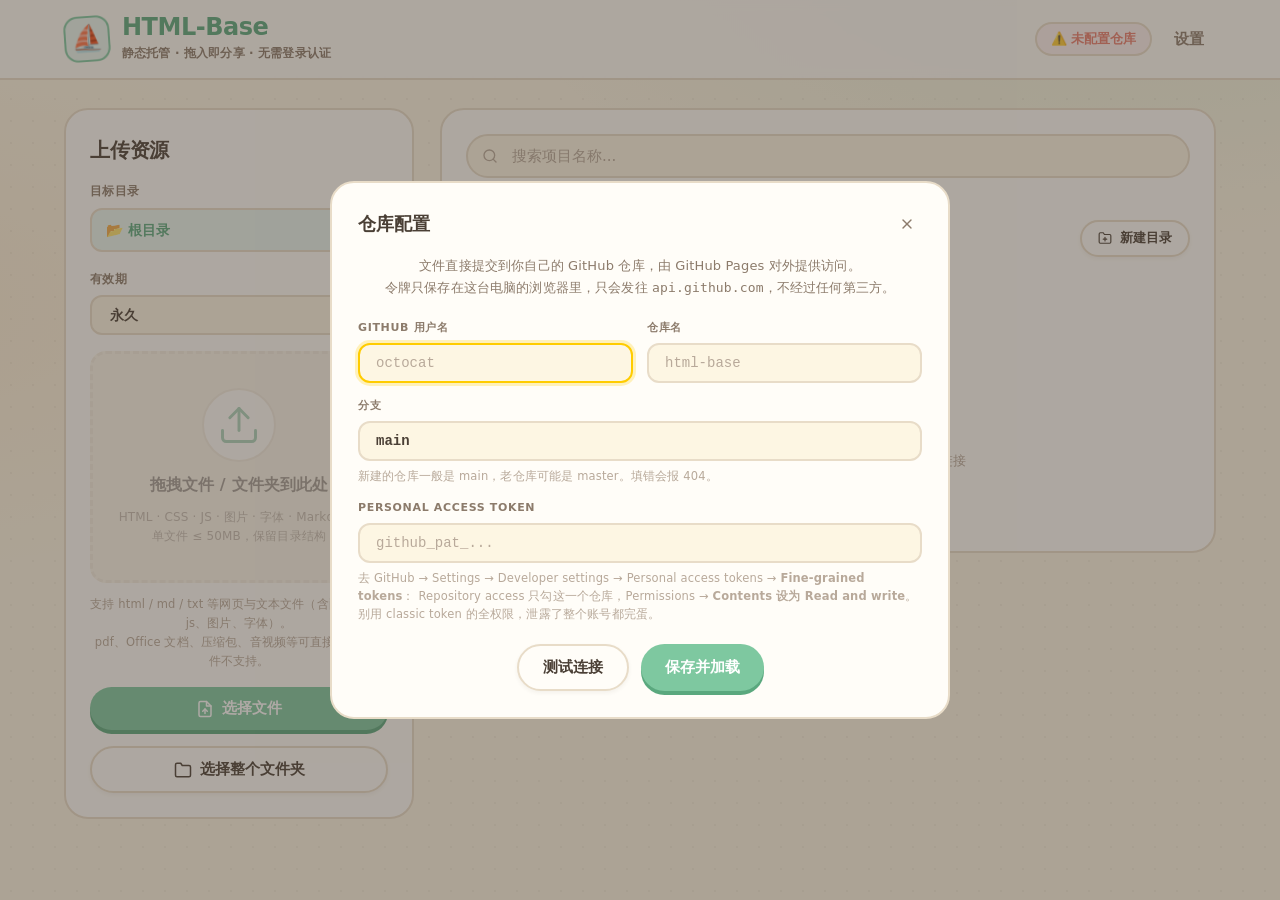
<file: index.html>
<!DOCTYPE html>
<html lang="zh-CN">
<head>
  <meta charset="UTF-8">
  <meta name="viewport" content="width=device-width, initial-scale=1.0">
  <title>HTML-Base · 静态版 · 拖入即生成手机可看的链接</title>
  <link rel="stylesheet" href="css/style.css">
  <link rel="icon" href="data:image/svg+xml,<svg xmlns='http://www.w3.org/2000/svg' viewBox='0 0 32 32'><text y='26' font-size='26'>⛵</text></svg>">
</head>
<body>
  <header class="header">
    <div class="header-inner">
      <div class="brand">
        <span class="brand-mark">⛵</span>
        <div class="brand-text">
          <h1 class="logo">HTML-Base</h1>
          <span class="tagline">静态托管 · 拖入即分享 · 无需登录认证</span>
        </div>
      </div>
      <div class="user-area">
        <button class="repo-chip unset" id="repoChip" type="button">未配置仓库</button>
        <button class="btn btn-text" id="settingsBtn" type="button">设置</button>
      </div>
    </div>
  </header>

  <main class="main">
    <!-- 左侧：上传面板 -->
    <aside class="panel upload-panel">
      <h2 class="panel-title">上传资源</h2>

      <div class="target-dir-field">
        <span class="option-name">目标目录</span>
        <div class="target-dir-path" id="targetDirPath" title="上传将保存到当前目录">📂 根目录</div>
      </div>

      <div class="option-grid">
        <label class="option-field">
          <span class="option-name">有效期</span>
          <select class="option-select" id="expireSelect">
            <option value="">永久</option>
            <option value="1">1 天</option>
            <option value="7">7 天</option>
            <option value="30">30 天</option>
            <option value="90">90 天</option>
          </select>
        </label>
      </div>

      <div class="drop-zone" id="dropZone">
        <div class="drop-zone-content">
          <div class="drop-icon-wrap">
            <svg class="drop-icon" width="44" height="44" viewBox="0 0 24 24" fill="none" stroke="currentColor" stroke-width="1.6" stroke-linecap="round" stroke-linejoin="round">
              <path d="M21 15v4a2 2 0 0 1-2 2H5a2 2 0 0 1-2-2v-4"/>
              <polyline points="17 8 12 3 7 8"/>
              <line x1="12" y1="3" x2="12" y2="15"/>
            </svg>
          </div>
          <p class="drop-text">拖拽文件 / 文件夹到此处</p>
          <p class="drop-hint">HTML · CSS · JS · 图片 · 字体 · Markdown<br>单文件 ≤ 50MB，保留目录结构</p>
        </div>
        <input type="file" id="fileInput" multiple hidden>
        <input type="file" id="dirInput" webkitdirectory directory multiple hidden>
      </div>

      <p class="upload-note">
        支持 html / md / txt 等网页与文本文件（含配套 css、js、图片、字体）。<br>
        pdf、Office 文档、压缩包、音视频等可直接发送的文件不支持。
      </p>

      <button class="btn btn-primary btn-block" id="selectBtn" type="button">
        <svg width="18" height="18" viewBox="0 0 24 24" fill="none" stroke="currentColor" stroke-width="2" stroke-linecap="round" stroke-linejoin="round"><path d="M14 2H6a2 2 0 0 0-2 2v16a2 2 0 0 0 2 2h12a2 2 0 0 0 2-2V8z"/><polyline points="14 2 14 8 20 8"/><line x1="12" y1="18" x2="12" y2="12"/><polyline points="9 15 12 12 15 15"/></svg>
        选择文件
      </button>
      <button class="btn btn-default btn-block" id="selectDirBtn" type="button">
        <svg width="18" height="18" viewBox="0 0 24 24" fill="none" stroke="currentColor" stroke-width="2" stroke-linecap="round" stroke-linejoin="round"><path d="M22 19a2 2 0 0 1-2 2H4a2 2 0 0 1-2-2V5a2 2 0 0 1 2-2h5l2 3h9a2 2 0 0 1 2 2z"/></svg>
        选择整个文件夹
      </button>

      <div class="upload-progress" id="uploadProgress" hidden>
        <div class="progress-bar"><div class="progress-fill" id="progressFill"></div></div>
        <span class="progress-text" id="progressText">处理中…</span>
      </div>
    </aside>

    <!-- 右侧：管理面板 -->
    <section class="panel manage-panel">
      <div class="manage-toolbar">
        <div class="search-wrap">
          <svg class="search-icon" width="16" height="16" viewBox="0 0 24 24" fill="none" stroke="currentColor" stroke-width="2" stroke-linecap="round" stroke-linejoin="round"><circle cx="11" cy="11" r="8"/><line x1="21" y1="21" x2="16.65" y2="16.65"/></svg>
          <input type="text" class="search-input" id="searchInput" placeholder="搜索项目名称...">
        </div>
        <nav class="breadcrumb" id="breadcrumb"></nav>
        <div class="tag-filters" id="tagFilters"></div>
      </div>

      <div class="list-header">
        <h2 class="panel-title">我的上传 <span class="count-badge" id="projectCount">0</span></h2>
        <div class="bulk-actions">
          <button class="btn btn-default btn-sm" id="newDirBtn" type="button">
            <svg width="14" height="14" viewBox="0 0 24 24" fill="none" stroke="currentColor" stroke-width="2" stroke-linecap="round" stroke-linejoin="round"><path d="M22 19a2 2 0 0 1-2 2H4a2 2 0 0 1-2-2V5a2 2 0 0 1 2-2h5l2 3h9a2 2 0 0 1 2 2z"/><line x1="12" y1="11" x2="12" y2="17"/><line x1="9" y1="14" x2="15" y2="14"/></svg>
            新建目录
          </button>
          <button class="btn btn-default btn-sm" id="copyAllBtn" type="button" hidden>
            <svg width="14" height="14" viewBox="0 0 24 24" fill="none" stroke="currentColor" stroke-width="2" stroke-linecap="round" stroke-linejoin="round"><rect x="9" y="9" width="13" height="13" rx="2"/><path d="M5 15H4a2 2 0 0 1-2-2V4a2 2 0 0 1 2-2h9a2 2 0 0 1 2 2v1"/></svg>
            复制所选链接
          </button>
          <button class="btn btn-danger btn-sm" id="batchDeleteBtn" type="button" hidden>删除所选</button>
        </div>
      </div>

      <div class="table-wrap">
        <table class="file-table">
          <thead>
            <tr>
              <th class="col-check"><input type="checkbox" id="checkAll"></th>
              <th class="col-name">名称</th>
              <th class="col-size">大小</th>
              <th class="col-time">时间</th>
              <th class="col-actions">操作</th>
            </tr>
          </thead>
          <tbody id="fileListBody"></tbody>
        </table>
      </div>

      <div class="empty-state" id="emptyState" hidden>
        <div class="empty-icon">🏝️</div>
        <p class="empty-title">还没有上传任何文件</p>
        <p class="empty-hint">把文件拖到左侧区域，马上生成手机可看的链接</p>
      </div>
    </section>
  </main>

  <div class="toast" id="toast"></div>

  <!-- ===== 配置面板（替代原来的 CAS 登录）===== -->
  <div class="modal-overlay" id="setupModal" hidden>
    <div class="modal-card setup-card">
      <div class="share-head">
        <p class="modal-title">仓库配置</p>
        <button class="btn-icon" id="cfgClose" type="button" title="关闭">
          <svg width="16" height="16" viewBox="0 0 24 24" fill="none" stroke="currentColor" stroke-width="2" stroke-linecap="round"><line x1="18" y1="6" x2="6" y2="18"/><line x1="6" y1="6" x2="18" y2="18"/></svg>
        </button>
      </div>
      <p class="setup-desc">
        文件直接提交到你自己的 GitHub 仓库，由 GitHub Pages 对外提供访问。<br>
        令牌只保存在这台电脑的浏览器里，只会发往 <code>api.github.com</code>，不经过任何第三方。
      </p>

      <div class="cfg-grid">
        <div class="cfg-row">
          <div class="cfg-field">
            <label class="cfg-label" for="cfgOwner">GitHub 用户名</label>
            <input class="cfg-input" id="cfgOwner" placeholder="octocat" autocomplete="off" spellcheck="false">
          </div>
          <div class="cfg-field">
            <label class="cfg-label" for="cfgRepo">仓库名</label>
            <input class="cfg-input" id="cfgRepo" placeholder="html-base" autocomplete="off" spellcheck="false">
          </div>
        </div>
        <div class="cfg-field">
          <label class="cfg-label" for="cfgBranch">分支</label>
          <input class="cfg-input" id="cfgBranch" placeholder="main" value="main" autocomplete="off" spellcheck="false">
          <span class="cfg-hint">新建的仓库一般是 main，老仓库可能是 master。填错会报 404。</span>
        </div>
        <div class="cfg-field">
          <label class="cfg-label" for="cfgToken">Personal Access Token</label>
          <input class="cfg-input" id="cfgToken" type="password" placeholder="github_pat_..." autocomplete="off" spellcheck="false">
          <span class="cfg-hint">
            去 GitHub → Settings → Developer settings → Personal access tokens → <b>Fine-grained tokens</b>：
            Repository access 只勾这一个仓库，Permissions → <b>Contents 设为 Read and write</b>。
            别用 classic token 的全权限，泄露了整个账号都完蛋。
          </span>
        </div>
      </div>

      <div class="cfg-status info" id="cfgStatus" hidden></div>

      <div class="modal-actions" style="margin-top:20px">
        <button class="btn btn-default" id="cfgTest" type="button">测试连接</button>
        <button class="btn btn-primary" id="cfgSave" type="button">保存并加载</button>
      </div>
    </div>
  </div>

  <!-- ===== 分享面板 ===== -->
  <div class="modal-overlay" id="urlModal" hidden>
    <div class="modal-card share-card">
      <div class="share-head">
        <p class="modal-title" id="shareTitle">分享</p>
        <button class="btn-icon" id="urlModalClose" type="button" title="关闭">
          <svg width="16" height="16" viewBox="0 0 24 24" fill="none" stroke="currentColor" stroke-width="2" stroke-linecap="round"><line x1="18" y1="6" x2="6" y2="18"/><line x1="6" y1="6" x2="18" y2="18"/></svg>
        </button>
      </div>

      <div class="link-group">
        <div class="link-item">
          <span class="link-cap">短链（推荐 · 支持有效期与 Markdown 渲染）</span>
          <div class="url-row">
            <input type="text" class="url-input" id="urlInput" readonly>
            <button class="btn btn-primary btn-sm" id="urlCopyBtn" type="button">复制</button>
          </div>
        </div>
        <div class="link-item" id="directRow" hidden>
          <span class="link-cap">直链（不走 JS 跳转，兼容性最好）</span>
          <div class="url-row">
            <input type="text" class="url-input" id="directInput" readonly>
            <button class="btn btn-default btn-sm" id="directCopyBtn" type="button">复制</button>
          </div>
        </div>
      </div>

      <div class="qr-wrap" id="qrWrap" hidden></div>
      <p class="qr-cap" id="qrCap" hidden>手机扫码直达（可选 · 上方短链已可直接复制使用，无需扫码）</p>

      <div class="share-divider"></div>

      <div class="share-field">
        <span class="share-label">有效期</span>
        <div class="segmented" id="expireSegmented">
          <button class="seg-btn" data-exp="" type="button">永久</button>
          <button class="seg-btn" data-exp="1" type="button">1 天</button>
          <button class="seg-btn" data-exp="7" type="button">7 天</button>
          <button class="seg-btn" data-exp="30" type="button">30 天</button>
          <button class="seg-btn" data-exp="90" type="button">90 天</button>
        </div>
        <span class="share-sub">软过期：到期后短链显示过期提示，文件仍在仓库里，需要彻底删除请用「删除」。</span>
      </div>

      <div class="share-field">
        <span class="share-label">标签</span>
        <div class="url-row">
          <input type="text" class="url-input" id="tagInput" placeholder="课件, 培训（逗号分隔）">
          <button class="btn btn-default btn-sm" id="tagSaveBtn" type="button">保存</button>
        </div>
      </div>

      <p class="share-status" id="shareStatus"></p>
    </div>
  </div>

  <!-- ===== 安全审查报告 ===== -->
  <div class="modal-overlay" id="reviewModal" hidden>
    <div class="modal-card review-card">
      <p class="modal-title" id="reviewTitle">安全审查</p>
      <div class="review-list" id="reviewList"></div>
      <div class="modal-actions">
        <button class="btn btn-default" id="reviewCancel" type="button">取消上传</button>
        <button class="btn btn-primary" id="reviewGo" type="button">仍然上传</button>
      </div>
    </div>
  </div>

  <!-- ===== 新建目录 ===== -->
  <div class="modal-overlay" id="dirModal" hidden>
    <div class="modal-card">
      <p class="modal-title dir-modal-title">新建目录</p>
      <input type="text" class="modal-input" id="dirNameInput" placeholder="输入目录名称" maxlength="64">
      <div class="modal-actions">
        <button class="btn btn-default" id="dirCancel" type="button">取消</button>
        <button class="btn btn-primary" id="dirCreate" type="button">创建</button>
      </div>
    </div>
  </div>

  <!-- ===== 确认弹窗 ===== -->
  <div class="modal-overlay" id="confirmModal" hidden>
    <div class="modal-card">
      <p class="modal-text" id="confirmText">确定要删除吗？</p>
      <div class="modal-actions">
        <button class="btn btn-default" id="confirmCancel" type="button">取消</button>
        <button class="btn btn-danger" id="confirmOk" type="button">确定删除</button>
      </div>
    </div>
  </div>

  <script src="js/qr.js"></script>
  <script src="js/core.js"></script>
  <script src="js/store.js"></script>
  <script src="js/upload.js"></script>
  <script src="js/app.js"></script>
</body>
</html>
</file>
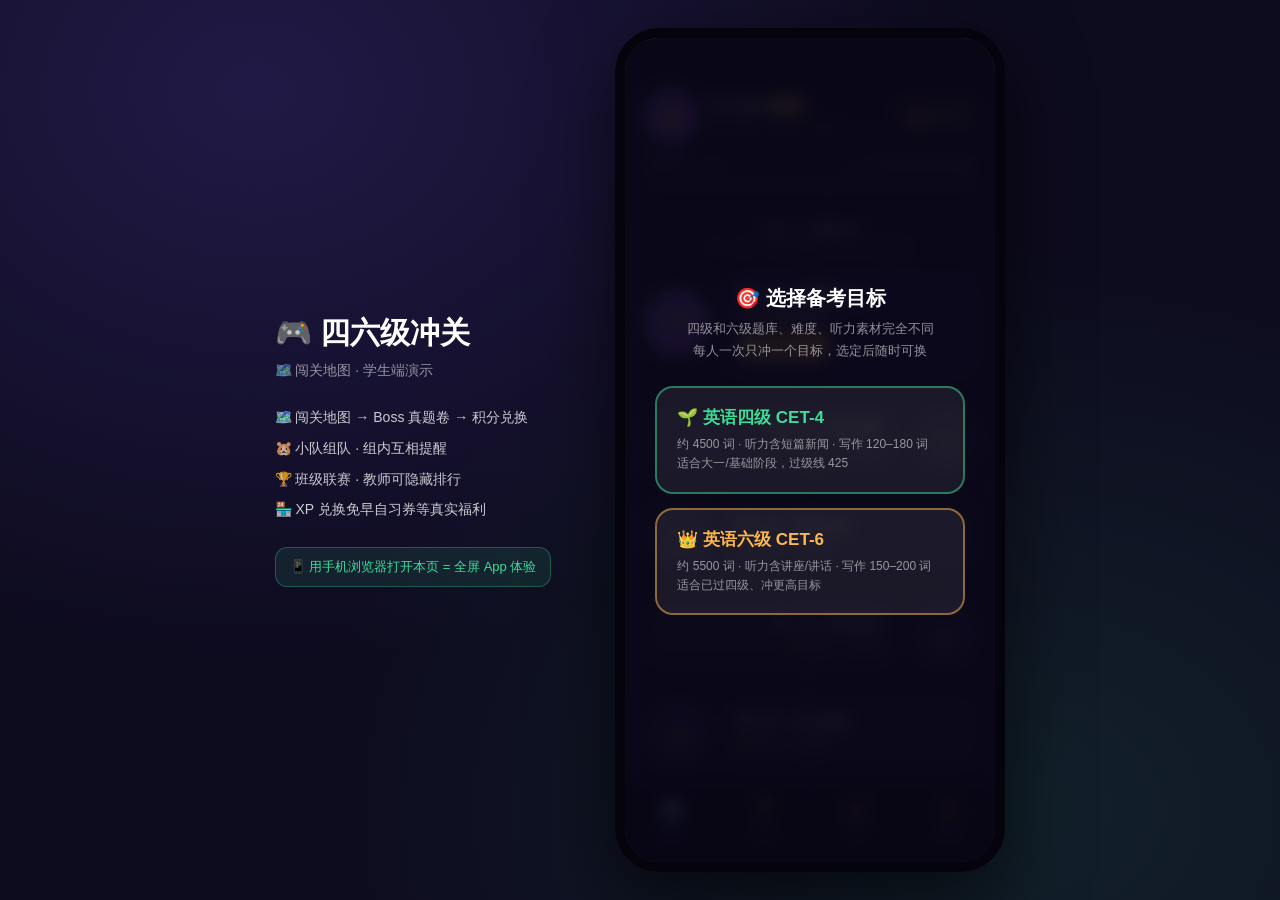
<file: cet46/index.html>
<!DOCTYPE html>
<html lang="zh-CN">
<head>
<meta charset="UTF-8">
<meta name="viewport" content="width=device-width, initial-scale=1.0">
<title>四六级冲关 · 学生端</title>
<style>
/* ============ 基础 ============ */
*{margin:0;padding:0;box-sizing:border-box;-webkit-tap-highlight-color:transparent}
[hidden]{display:none!important}
html,body{height:100%}
body{
  font-family:"PingFang SC","Microsoft YaHei","Segoe UI",sans-serif;
  background:#0d0b1e;
  display:flex;align-items:center;justify-content:center;
  min-height:100vh;padding:24px 12px;
  background-image:radial-gradient(ellipse at 20% 10%,rgba(124,92,255,.18),transparent 50%),
                   radial-gradient(ellipse at 80% 90%,rgba(61,220,151,.10),transparent 50%);
}
.phone{
  width:390px;height:844px;max-height:94vh;
  background:linear-gradient(180deg,#1a1738 0%,#221d4a 55%,#191537 100%);
  border-radius:44px;border:10px solid #05040c;
  box-shadow:0 30px 80px rgba(0,0,0,.6),inset 0 0 0 2px rgba(255,255,255,.05);
  overflow:hidden;position:relative;
  display:flex;flex-direction:column;
}

/* ============ PC 演示台 ============ */
.phone{margin-left:auto;margin-right:auto}
.stage-info{display:none;color:#fff;text-align:left;max-width:330px}
.stage-info h1{font-size:30px}
.stage-info .s-sub{color:rgba(255,255,255,.55);margin-top:8px;font-size:14px}
.stage-info ul{list-style:none;margin-top:22px}
.stage-info li{color:rgba(255,255,255,.78);font-size:14px;line-height:2.2}
.stage-info .s-hint{margin-top:22px;font-size:13px;color:#3ddc97;background:rgba(61,220,151,.1);border:1px solid rgba(61,220,151,.3);padding:10px 14px;border-radius:12px}
@media (min-width:1024px){
  body{gap:64px}
  .stage-info{display:block}
  .phone{margin-left:0;margin-right:0}
}

/* ============ 手机端全屏自适应：真机打开时手机壳消失，变成 App 全屏 ============ */
@media (max-width:480px){
  body{padding:0;min-height:100dvh}
  .phone{width:100%;height:100dvh;max-height:none;border:none;border-radius:0;box-shadow:none}
  .head,.topbar{padding-top:max(20px,env(safe-area-inset-top))}
}
.stars::before,.stars::after{
  content:"";position:absolute;inset:0;pointer-events:none;border-radius:36px;
  background-image:
    radial-gradient(2px 2px at 15% 12%,rgba(255,255,255,.7),transparent),
    radial-gradient(1.5px 1.5px at 72% 8%,rgba(255,255,255,.5),transparent),
    radial-gradient(2px 2px at 88% 22%,rgba(255,255,255,.4),transparent),
    radial-gradient(1.5px 1.5px at 40% 5%,rgba(255,255,255,.6),transparent),
    radial-gradient(2px 2px at 55% 18%,rgba(255,255,255,.35),transparent);
}
::-webkit-scrollbar{width:0;height:0}

/* ============ 顶栏 ============ */
.topbar{padding:52px 20px 14px;display:flex;align-items:center;gap:12px;position:relative;z-index:2}
.avatar{
  width:52px;height:52px;border-radius:50%;flex-shrink:0;
  background:linear-gradient(135deg,#7c5cff,#b84dff);
  display:flex;align-items:center;justify-content:center;font-size:26px;
  border:3px solid rgba(255,255,255,.25);box-shadow:0 4px 14px rgba(124,92,255,.5);
}
.userinfo{flex:1;min-width:0}
.username{color:#fff;font-weight:700;font-size:17px;display:flex;align-items:center;gap:6px}
.lvl{font-size:11px;font-weight:600;color:#1a1430;background:linear-gradient(90deg,#ffd76e,#ffb84d);padding:2px 8px;border-radius:20px}
.streak{
  display:flex;align-items:center;gap:4px;color:#ffb84d;font-weight:700;font-size:14px;
  background:rgba(255,184,77,.12);border:1px solid rgba(255,184,77,.35);
  padding:6px 12px;border-radius:20px;
}
.streak small{font-weight:400;color:rgba(255,220,170,.8);font-size:11px}

.xpbar{padding:0 20px 16px;position:relative;z-index:2}
.xpbar .label{display:flex;justify-content:space-between;color:rgba(255,255,255,.65);font-size:12px;margin-bottom:6px}
.xpbar .label b{color:#3ddc97}
.track{height:12px;background:rgba(255,255,255,.1);border-radius:8px;overflow:hidden;position:relative}
.fill{height:100%;width:68%;border-radius:8px;background:linear-gradient(90deg,#3ddc97,#7c5cff);box-shadow:0 0 12px rgba(61,220,151,.6);transition:width .8s cubic-bezier(.22,1,.36,1)}

/* ============ 地图区 ============ */
.mapwrap{flex:1;overflow-y:auto;padding:8px 20px 96px;position:relative;z-index:2}
.maptitle{color:rgba(255,255,255,.5);font-size:12px;letter-spacing:2px;text-align:center;margin:6px 0 18px}
.maptitle b{color:rgba(255,255,255,.85);letter-spacing:0;font-size:13px}

.path{position:relative;padding-bottom:30px}
.path::before{
  content:"";position:absolute;left:50%;top:0;bottom:0;width:4px;transform:translateX(-50%);
  background:repeating-linear-gradient(180deg,rgba(255,255,255,.22) 0 10px,transparent 10px 22px);
  border-radius:2px;
}
.node{position:relative;display:flex;align-items:center;margin-bottom:34px;cursor:pointer}
.node .dot{
  width:64px;height:64px;border-radius:50%;flex-shrink:0;position:relative;z-index:2;
  display:flex;align-items:center;justify-content:center;font-size:26px;
  background:linear-gradient(135deg,#2a2456,#3a3170);
  border:3px solid rgba(255,255,255,.14);color:rgba(255,255,255,.35);
}
.node .card{
  flex:1;background:rgba(255,255,255,.07);backdrop-filter:blur(8px);
  border:1px solid rgba(255,255,255,.1);border-radius:16px;padding:12px 14px;color:rgba(255,255,255,.55);
}
.node .card h4{font-size:14px;margin-bottom:3px;color:rgba(255,255,255,.75)}
.node .card p{font-size:11px}
.node.done .dot{
  background:linear-gradient(135deg,#3ddc97,#1fa87a);border-color:rgba(61,220,151,.7);
  color:#fff;box-shadow:0 0 18px rgba(61,220,151,.45);
}
.node.done .card h4::after{content:" ✓";color:#3ddc97}
.node .card .stars-rate{color:#ffd76e;font-size:11px;margin-top:4px;letter-spacing:2px}
.node.current .dot{
  background:linear-gradient(135deg,#7c5cff,#b84dff);border-color:#c9b8ff;color:#fff;
  animation:pulse 1.6s ease-in-out infinite;
}
@keyframes pulse{0%,100%{box-shadow:0 0 0 5px rgba(124,92,255,.22),0 0 22px rgba(124,92,255,.6)}50%{box-shadow:0 0 0 10px rgba(124,92,255,.12),0 0 34px rgba(124,92,255,.85)}}
.node.current .card{background:rgba(124,92,255,.16);border-color:rgba(124,92,255,.5);color:#fff}
.node.current .card h4{color:#fff;font-size:15px}
.node.current .card .go{
  display:inline-block;margin-top:8px;font-size:12px;font-weight:700;color:#1a1430;
  background:linear-gradient(90deg,#ffd76e,#ffb84d);padding:5px 14px;border-radius:16px;
}
.node:nth-child(odd){flex-direction:row}
.node:nth-child(odd) .card{margin-left:14px}
.node:nth-child(even){flex-direction:row-reverse}
.node:nth-child(even) .card{margin-right:14px;text-align:right}
.node.boss .dot{
  background:linear-gradient(135deg,#ff5c8a,#ff8a5c);border-color:rgba(255,140,120,.8);
  width:74px;height:74px;font-size:30px;box-shadow:0 0 24px rgba(255,92,138,.55);
}
.node.boss .card{background:rgba(255,92,138,.12);border-color:rgba(255,92,138,.4)}
.node.boss .card h4{color:#ffb3c8}
.node.locked{cursor:not-allowed}

/* 通关毕业横幅 */
.clear-banner{
  margin:0 4px 20px;padding:14px;border-radius:16px;text-align:center;
  background:linear-gradient(135deg,rgba(255,215,110,.15),rgba(255,138,92,.1));
  border:1px solid rgba(255,215,110,.4);
}
.clear-banner b{color:#ffd76e;font-size:14px}
.clear-banner p{color:rgba(255,255,255,.6);font-size:12px;margin-top:4px}

/* 重置演示 */
.reset{
  text-align:center;color:rgba(255,255,255,.25);font-size:11px;margin-top:10px;
  text-decoration:underline;cursor:pointer;
}

/* ============ 备考目标选择（四级/六级） ============ */
.tgt-overlay{
  position:absolute;inset:0;z-index:40;background:rgba(8,6,20,.9);backdrop-filter:blur(8px);
  display:flex;flex-direction:column;align-items:center;justify-content:center;padding:30px;
}
.tgt-overlay h2{color:#fff;font-size:20px}
.tgt-overlay .t-sub{color:rgba(255,255,255,.55);font-size:13px;margin-top:6px;line-height:1.7;text-align:center}
.tgt-cards{display:flex;flex-direction:column;gap:14px;margin-top:24px;width:100%;max-width:320px}
.tgt-card{
  padding:18px 20px;border-radius:18px;cursor:pointer;text-align:left;
  background:rgba(255,255,255,.07);border:2px solid rgba(255,255,255,.15);transition:all .15s ease;
}
.tgt-card:active{transform:scale(.97)}
.tgt-card b{color:#fff;font-size:17px;display:flex;align-items:center;gap:8px}
.tgt-card p{color:rgba(255,255,255,.55);font-size:12px;margin-top:6px;line-height:1.6}
.tgt-card.c4{border-color:rgba(61,220,151,.5)}
.tgt-card.c4 b{color:#3ddc97}
.tgt-card.c6{border-color:rgba(255,184,77,.5)}
.tgt-card.c6 b{color:#ffb84d}
.tgt-swap{
  color:rgba(255,255,255,.4);font-size:11px;margin-top:4px;cursor:pointer;text-decoration:underline;
}

/* ============ 底部导航 ============ */
.navbar{
  position:absolute;left:0;right:0;bottom:0;z-index:5;display:flex;
  background:rgba(13,10,32,.92);backdrop-filter:blur(14px);
  border-top:1px solid rgba(255,255,255,.08);padding:10px 0 22px;
}
.navbar a{
  flex:1;text-align:center;text-decoration:none;color:rgba(255,255,255,.45);
  font-size:11px;display:flex;flex-direction:column;align-items:center;gap:3px;
}
.navbar a span{font-size:22px}
.navbar a.on{color:#b39dff}
</style>
</head>
<body>
<!-- PC 演示台介绍（仅宽屏显示，不影响手机端） -->
<aside class="stage-info">
  <h1>🎮 四六级冲关</h1>
  <p class="s-sub">🗺️ 闯关地图 · 学生端演示</p>
  <ul>
    <li>🗺️ 闯关地图 → Boss 真题卷 → 积分兑换</li>
    <li>🐹 小队组队 · 组内互相提醒</li>
    <li>🏆 班级联赛 · 教师可隐藏排行</li>
    <li>🏪 XP 兑换免早自习券等真实福利</li>
  </ul>
  <p class="s-hint">📱 用手机浏览器打开本页 = 全屏 App 体验</p>
</aside>
<div class="phone stars">
  <div class="topbar">
    <div class="avatar">🦉</div>
    <div class="userinfo">
      <div class="username">王小鱼 <span class="lvl">LV.7</span></div>
      <div style="color:rgba(255,255,255,.5);font-size:12px;margin-top:3px"><span id="tgtLabel">英语四级 · 冲关中</span> · <span class="tgt-swap" id="tgtSwap">切换</span></div>
    </div>
    <div class="streak">🔥 2<small>连课</small></div>
  </div>

  <div class="xpbar">
    <div class="label"><span>我的积分（XP）</span><span><b id="totalXp">0</b> · 可去商城兑换福利 🏪</span></div>
    <div class="track"><div class="fill" id="xpFill"></div></div>
  </div>

  <div class="mapwrap">
    <div class="maptitle"><b>UNIT 3 · 校园生活</b><br>第 3 周 · 通关解锁 Boss 真题卷</div>
    <div id="banner"></div>
    <div class="path" id="path"><!-- JS 渲染 --></div>
    <div class="reset" id="resetBtn">↺ 重置演示进度</div>
  </div>

  <!-- 备考目标选择：首次进入必选，之后可切换 -->
  <div class="tgt-overlay" id="tgtOverlay" hidden>
    <h2>🎯 选择备考目标</h2>
    <p class="t-sub">四级和六级题库、难度、听力素材完全不同<br>每人一次只冲一个目标，选定后随时可换</p>
    <div class="tgt-cards">
      <div class="tgt-card c4" data-t="4">
        <b>🌱 英语四级 CET-4</b>
        <p>约 4500 词 · 听力含短篇新闻 · 写作 120–180 词<br>适合大一/基础阶段，过级线 425</p>
      </div>
      <div class="tgt-card c6" data-t="6">
        <b>👑 英语六级 CET-6</b>
        <p>约 5500 词 · 听力含讲座/讲话 · 写作 150–200 词<br>适合已过四级、冲更高目标</p>
      </div>
    </div>
  </div>

  <nav class="navbar">
    <a href="index.html" class="on"><span>🗺️</span>闯关</a>
    <a href="rank.html"><span>🏆</span>联赛</a>
    <a href="team.html"><span>🐹</span>小队</a>
    <a href="me.html"><span>😎</span>我的</a>
  </nav>
</div>

<script>
/* 关卡配置（与 quiz.html 题库对应） */
const LEVELS = [
  {id:1, icon:"🌱", name:"高频词 20",    desc:"5 题 · 校园核心词汇"},
  {id:2, icon:"⚡", name:"语法陷阱",      desc:"5 题 · 倒装+虚拟语气"},
  {id:3, icon:"🎯", name:"阅读速攻",      desc:"5 题 · 短篇阅读限时"},
  {id:4, icon:"📖", name:"阅读进阶",      desc:"5 题 · 推理+词义+态度"},
  {id:5, icon:"🎧", name:"听力预热",      desc:"5 题 · 双音色音频 · 可重复播放"},
  {id:6, icon:"📚", name:"词汇复盘",      desc:"5 题 · 错题重练，越错越考"},
  {id:7, icon:"👑", name:"单元 Boss · 真题混合卷", desc:"9 题 · 710 分制 · 按得分换积分", boss:true},
];

function load(){ try{ return JSON.parse(localStorage.getItem('cet46_demo')) || {xp:0,unlocked:1,stars:{}}; }catch(e){ return {xp:0,unlocked:1,stars:{}}; } }
function save(s){ localStorage.setItem('cet46_demo', JSON.stringify(s)); }

function render(){
  const st = load();
  document.getElementById('totalXp').textContent = st.xp;
  document.getElementById('xpFill').style.width = Math.min(100, st.xp / 20) + '%';
  /* 备考目标：未选则弹选择层 */
  const t = st.target === '6' ? '6' : (st.target === '4' ? '4' : null);
  document.getElementById('tgtOverlay').hidden = t !== null;
  document.getElementById('tgtLabel').textContent = t === '6' ? '英语六级 · 冲关中' : '英语四级 · 冲关中';

  /* 毕业横幅 */
  const banner = document.getElementById('banner');
  if(st.unlocked >= 8){
    banner.innerHTML = `<div class="clear-banner"><b>🎓 本单元已通关！</b><p>Boss 成绩单和积分已入账，去「我的」兑换福利吧</p></div>`;
  } else banner.innerHTML = '';

  const path = document.getElementById('path');
  path.innerHTML = '';
  LEVELS.forEach(lv => {
    const done = (st.stars[lv.id] || 0) > 0;
    const isCurrent = lv.id === st.unlocked;
    const isUnlocked = lv.id <= st.unlocked;
    const node = document.createElement('div');
    let cls = 'node';
    if(lv.boss) cls += ' boss';
    if(done) cls += ' done';
    else if(isCurrent) cls += ' current';
    else cls += ' locked';
    node.className = cls;

    const starStr = done ? `<div class="stars-rate">${'★'.repeat(st.stars[lv.id])}${'☆'.repeat(3-st.stars[lv.id])}</div>` : '';
    const btn = !done && isCurrent ? `<span class="go">${lv.boss ? '挑战 Boss →' : '开始冲关 →'}</span>` : '';
    const stateTxt = done ? '已通关 · 点击可重刷' : isCurrent ? lv.desc : '🔒 通过上一关解锁';

    node.innerHTML = `
      <div class="dot">${done ? lv.icon : (isUnlocked ? lv.icon : '🔒')}</div>
      <div class="card">
        <h4>${lv.id <= 6 ? '第 ' + lv.id + ' 关 · ' : ''}${lv.name.replace(/^(第 \d 关 · )/,'')}</h4>
        <p>${stateTxt}</p>
        ${starStr}${btn}
      </div>`;
    if(isUnlocked){
      node.onclick = () => location.href = 'quiz.html?level=' + lv.id;
    }
    path.appendChild(node);
  });
}

document.getElementById('resetBtn').onclick = () => {
  if(confirm('确定重置演示进度？积分和关卡解锁都会清零。')){
    save({xp:0,unlocked:1,stars:{}});
    render();
  }
};

/* 目标选择：点卡片即选定；「切换」随时重开 */
function pickTarget(t){
  const st = load();
  st.target = t;
  save(st);
  render();
}
document.querySelectorAll('.tgt-card').forEach(c => {
  c.onclick = () => pickTarget(c.dataset.t);
});
document.getElementById('tgtSwap').onclick = () => {
  document.getElementById('tgtOverlay').hidden = false;
};
render();
</script>
</body>
</html>
</file>
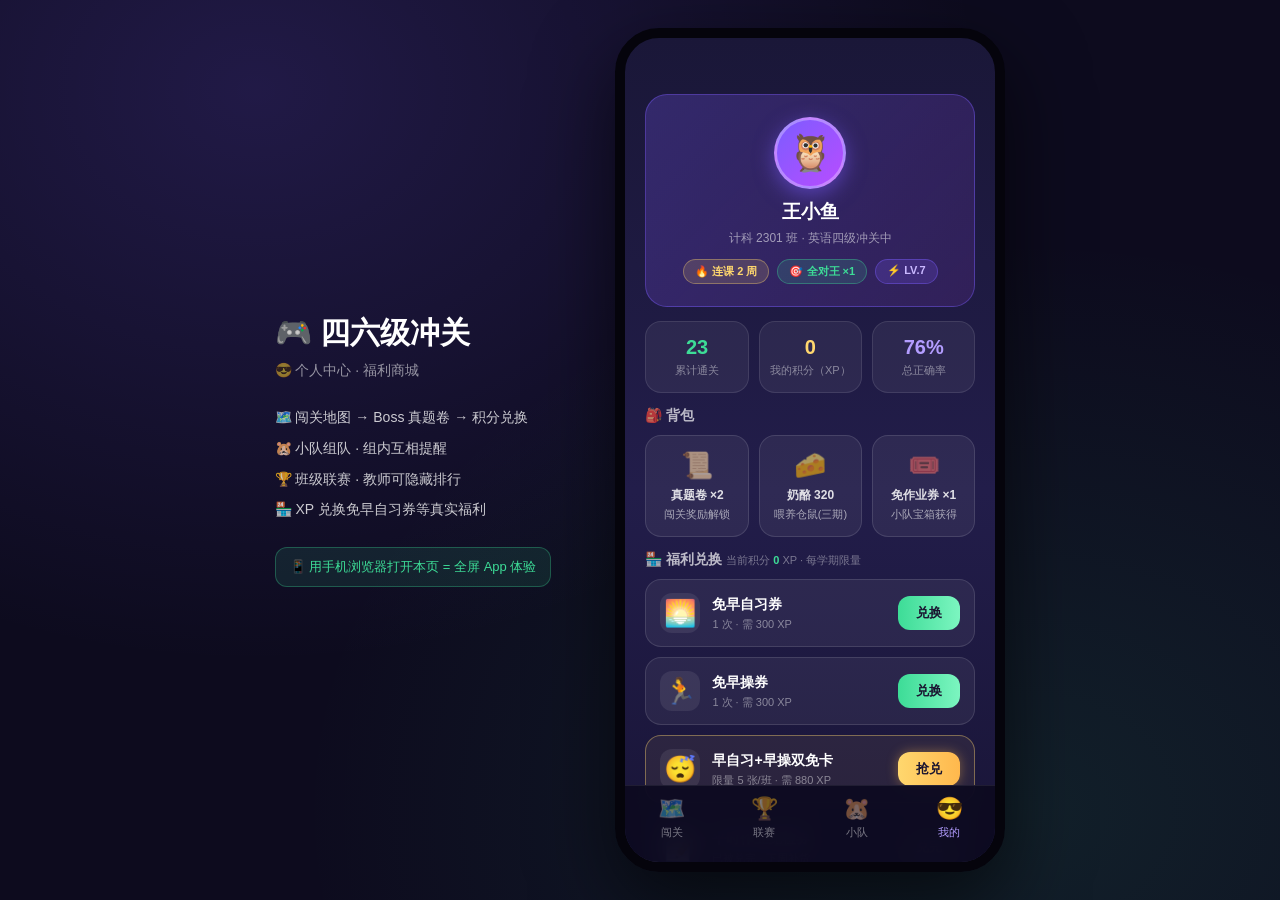
<file: cet46/me.html>
<!DOCTYPE html>
<html lang="zh-CN">
<head>
<meta charset="UTF-8">
<meta name="viewport" content="width=device-width, initial-scale=1.0">
<title>四六级冲关 · 我的</title>
<style>
*{margin:0;padding:0;box-sizing:border-box;-webkit-tap-highlight-color:transparent}
[hidden]{display:none!important}
html,body{height:100%}
body{
  font-family:"PingFang SC","Microsoft YaHei","Segoe UI",sans-serif;
  background:#0d0b1e;display:flex;align-items:center;justify-content:center;
  min-height:100vh;padding:24px 12px;
  background-image:radial-gradient(ellipse at 20% 10%,rgba(124,92,255,.18),transparent 50%),
                   radial-gradient(ellipse at 80% 90%,rgba(61,220,151,.10),transparent 50%);
}
.phone{
  width:390px;height:844px;max-height:94vh;
  background:linear-gradient(180deg,#1a1738 0%,#221d4a 55%,#191537 100%);
  border-radius:44px;border:10px solid #05040c;
  box-shadow:0 30px 80px rgba(0,0,0,.6);overflow:hidden;position:relative;
  display:flex;flex-direction:column;
}

/* ============ PC 演示台 ============ */
.phone{margin-left:auto;margin-right:auto}
.stage-info{display:none;color:#fff;text-align:left;max-width:330px}
.stage-info h1{font-size:30px}
.stage-info .s-sub{color:rgba(255,255,255,.55);margin-top:8px;font-size:14px}
.stage-info ul{list-style:none;margin-top:22px}
.stage-info li{color:rgba(255,255,255,.78);font-size:14px;line-height:2.2}
.stage-info .s-hint{margin-top:22px;font-size:13px;color:#3ddc97;background:rgba(61,220,151,.1);border:1px solid rgba(61,220,151,.3);padding:10px 14px;border-radius:12px}
@media (min-width:1024px){
  body{gap:64px}
  .stage-info{display:block}
  .phone{margin-left:0;margin-right:0}
}

/* ============ 手机端全屏自适应：真机打开时手机壳消失，变成 App 全屏 ============ */
@media (max-width:480px){
  body{padding:0;min-height:100dvh}
  .phone{width:100%;height:100dvh;max-height:none;border:none;border-radius:0;box-shadow:none}
  .head,.topbar{padding-top:max(20px,env(safe-area-inset-top))}
}
.scroll{flex:1;overflow-y:auto;padding-bottom:100px}
::-webkit-scrollbar{width:0;height:0}
/* 用户卡 */
.ucard{margin:56px 20px 0;padding:22px;border-radius:22px;text-align:center;
  background:linear-gradient(135deg,rgba(124,92,255,.25),rgba(184,77,255,.12));
  border:1px solid rgba(124,92,255,.4);}
.ucard .avatar{width:72px;height:72px;border-radius:50%;margin:0 auto 10px;display:flex;align-items:center;justify-content:center;font-size:36px;
  background:linear-gradient(135deg,#7c5cff,#b84dff);border:3px solid rgba(255,255,255,.3);box-shadow:0 6px 20px rgba(124,92,255,.5)}
.ucard h2{color:#fff;font-size:19px}
.ucard p{color:rgba(255,255,255,.55);font-size:12px;margin-top:5px}
.ucard .badges{margin-top:12px;display:flex;justify-content:center;gap:8px;flex-wrap:wrap}
.ucard .bdg{font-size:11px;padding:4px 11px;border-radius:14px;font-weight:700}
.bdg.gold{background:rgba(255,215,110,.15);color:#ffd76e;border:1px solid rgba(255,215,110,.35)}
.bdg.green{background:rgba(61,220,151,.15);color:#3ddc97;border:1px solid rgba(61,220,151,.35)}
.bdg.purple{background:rgba(124,92,255,.2);color:#c9b8ff;border:1px solid rgba(124,92,255,.4)}
/* 数据格 */
.grid{display:grid;grid-template-columns:repeat(3,1fr);gap:10px;margin:14px 20px 0}
.gcell{background:rgba(255,255,255,.06);border:1px solid rgba(255,255,255,.1);border-radius:16px;padding:14px 8px;text-align:center}
.gcell .v{font-size:20px;font-weight:800;color:#fff}
.gcell .k{font-size:11px;color:rgba(255,255,255,.45);margin-top:4px}
.gcell:nth-child(1) .v{color:#3ddc97}
.gcell:nth-child(2) .v{color:#ffd76e}
.gcell:nth-child(3) .v{color:#b39dff}
/* 背包 */
.bag{margin:14px 20px 0}
.bag h3{color:rgba(255,255,255,.7);font-size:14px;margin-bottom:10px}
.items{display:flex;gap:10px}
.item{
  flex:1;background:rgba(255,255,255,.06);border:1px solid rgba(255,255,255,.12);
  border-radius:16px;padding:14px 8px;text-align:center;font-size:11px;color:rgba(255,255,255,.6);
}
.item .ic{font-size:26px;display:block;margin-bottom:6px}
.item b{color:rgba(255,255,255,.85);display:block;margin-bottom:3px;font-size:12px}
/* 福利兑换 */
.shop{display:flex;flex-direction:column;gap:10px}
.goods{
  display:flex;align-items:center;gap:12px;padding:13px 14px;border-radius:16px;
  background:rgba(255,255,255,.06);border:1px solid rgba(255,255,255,.12);
}
.goods .g-ic{font-size:26px;width:40px;height:40px;flex-shrink:0;display:flex;align-items:center;justify-content:center;background:rgba(255,255,255,.08);border-radius:12px}
.goods .g-info{flex:1}
.goods .g-info b{color:#fff;font-size:14px}
.goods .g-info p{color:rgba(255,255,255,.45);font-size:11px;margin-top:3px}
.g-btn{
  padding:8px 18px;border:none;border-radius:12px;cursor:pointer;font-weight:700;font-size:13px;
  color:#1a1430;background:linear-gradient(90deg,#3ddc97,#7cf5c0);flex-shrink:0;
}
.g-btn.gold{background:linear-gradient(90deg,#ffd76e,#ffb84d);box-shadow:0 0 12px rgba(255,184,77,.4)}
.g-btn:disabled{background:rgba(255,255,255,.12);color:rgba(255,255,255,.35);cursor:not-allowed}
.goods.hot{border-color:rgba(255,215,110,.4);background:rgba(255,215,110,.07)}
.goods.off{opacity:.55}
.shop-note{margin-top:10px;font-size:11px;color:rgba(255,255,255,.4);line-height:1.6}
.review{margin:14px 20px 96px;padding:16px;border-radius:18px;
  background:rgba(255,92,138,.07);border:1px solid rgba(255,92,138,.25)}
.review h4{color:#ff9db8;font-size:14px;margin-bottom:6px}
.review p{color:rgba(255,255,255,.6);font-size:12px;line-height:1.7}
.review .go{display:inline-block;margin-top:10px;font-size:12px;font-weight:700;color:#1a1430;background:linear-gradient(90deg,#ff9db8,#ffb84d);padding:7px 16px;border-radius:14px;text-decoration:none}
/* 底部导航 */
.navbar{position:absolute;left:0;right:0;bottom:0;z-index:5;display:flex;background:rgba(13,10,32,.92);backdrop-filter:blur(14px);border-top:1px solid rgba(255,255,255,.08);padding:10px 0 22px}
.navbar a{flex:1;text-align:center;text-decoration:none;color:rgba(255,255,255,.45);font-size:11px;display:flex;flex-direction:column;align-items:center;gap:3px}
.navbar a span{font-size:22px}
.navbar a.on{color:#b39dff}
</style>
</head>
<body>
<!-- PC 演示台介绍（仅宽屏显示，不影响手机端） -->
<aside class="stage-info">
  <h1>🎮 四六级冲关</h1>
  <p class="s-sub">😎 个人中心 · 福利商城</p>
  <ul>
    <li>🗺️ 闯关地图 → Boss 真题卷 → 积分兑换</li>
    <li>🐹 小队组队 · 组内互相提醒</li>
    <li>🏆 班级联赛 · 教师可隐藏排行</li>
    <li>🏪 XP 兑换免早自习券等真实福利</li>
  </ul>
  <p class="s-hint">📱 用手机浏览器打开本页 = 全屏 App 体验</p>
</aside>
<div class="phone">
  <div class="scroll">
  <div class="ucard">
    <div class="avatar">🦉</div>
    <h2>王小鱼</h2>
    <p>计科 2301 班 · <span id="meTarget">英语四级冲关中</span></p>
    <div class="badges">
      <span class="bdg gold">🔥 连课 2 周</span>
      <span class="bdg green">🎯 全对王 ×1</span>
      <span class="bdg purple">⚡ LV.7</span>
    </div>
  </div>

  <div class="grid">
    <div class="gcell"><div class="v">23</div><div class="k">累计通关</div></div>
    <div class="gcell"><div class="v" id="meXp">0</div><div class="k">我的积分（XP）</div></div>
    <div class="gcell"><div class="v">76%</div><div class="k">总正确率</div></div>
  </div>

  <div class="bag">
    <h3>🎒 背包</h3>
    <div class="items">
      <div class="item"><span class="ic">📜</span><b>真题卷 ×2</b>闯关奖励解锁</div>
      <div class="item"><span class="ic">🧀</span><b>奶酪 320</b>喂养仓鼠(三期)</div>
      <div class="item"><span class="ic">🎟️</span><b>免作业券 ×1</b>小队宝箱获得</div>
    </div>
  </div>

  <!-- 福利兑换：真实校园特权 -->
  <div class="bag">
    <h3>🏪 福利兑换 <small style="font-weight:400;font-size:11px;color:rgba(255,255,255,.4)">当前积分 <b id="shopXp" style="color:#3ddc97">0</b> XP · 每学期限量</small></h3>
    <div class="shop">
      <div class="goods">
        <div class="g-ic">🌅</div>
        <div class="g-info"><b>免早自习券</b><p>1 次 · 需 300 XP</p></div>
        <button class="g-btn" data-cost="300" data-name="免早自习券">兑换</button>
      </div>
      <div class="goods">
        <div class="g-ic">🏃</div>
        <div class="g-info"><b>免早操券</b><p>1 次 · 需 300 XP</p></div>
        <button class="g-btn" data-cost="300" data-name="免早操券">兑换</button>
      </div>
      <div class="goods hot">
        <div class="g-ic">😴</div>
        <div class="g-info"><b>早自习+早操双免卡</b><p>限量 5 张/班 · 需 880 XP</p></div>
        <button class="g-btn gold" data-cost="880" data-name="双免卡">抢兑</button>
      </div>
      <div class="goods off">
        <div class="g-ic">📝</div>
        <div class="g-info"><b>平时作业免检券</b><p>已被兑完 · 下周补货</p></div>
        <button class="g-btn" disabled>兑完</button>
      </div>
    </div>
    <p class="shop-note" id="shopNote">💡 兑换后自动生成电子券码，老师端确认后生效 · 恶意囤券会被限购哦</p>
  </div>

  <div class="review">
    <h4>📚 错题复盘 · 7 词待收</h4>
    <p>第 1、2 关错过的词已自动收进来。艾宾浩斯提醒：现在复习记得最牢。</p>
    <a class="go" href="index.html">去第 6 关收拾它们 →</a>
  </div>
</div>

  <nav class="navbar">
    <a href="index.html"><span>🗺️</span>闯关</a>
    <a href="rank.html"><span>🏆</span>联赛</a>
    <a href="team.html"><span>🐹</span>小队</a>
    <a href="me.html" class="on"><span>😎</span>我的</a>
  </nav>
</div>

<script>
function load(){ try{ return JSON.parse(localStorage.getItem('cet46_demo')) || {xp:0,unlocked:1,stars:{}}; }catch(e){ return {xp:0,unlocked:1,stars:{}}; } }
function save(s){ localStorage.setItem('cet46_demo', JSON.stringify(s)); }

function refreshXp(){
  const st = load();
  document.getElementById('meXp').textContent = st.xp;
  document.getElementById('shopXp').textContent = st.xp;
  document.getElementById('meTarget').textContent = st.target === '6' ? '英语六级冲关中' : '英语四级冲关中';
}
refreshXp();

document.querySelectorAll('.g-btn[data-cost]').forEach(btn => {
  btn.onclick = () => {
    const cost = parseInt(btn.dataset.cost), name = btn.dataset.name;
    const st = load();
    if(st.xp < cost){
      document.getElementById('shopNote').innerHTML =
        `😅 积分不够（当前 <b style="color:#3ddc97">${st.xp}</b> / 需 ${cost}）——回地图再打两关 Boss 就有了`;
      return;
    }
    st.xp -= cost;
    save(st);
    refreshXp();
    btn.textContent = '已入背包 ✓';
    btn.disabled = true;
    btn.style.opacity = .6;
    document.getElementById('shopNote').innerHTML =
      `🎉 「${name}」兑换成功！电子券码已放入背包，老师确认后生效`;
  };
});
</script>
</body>
</html>
</file>
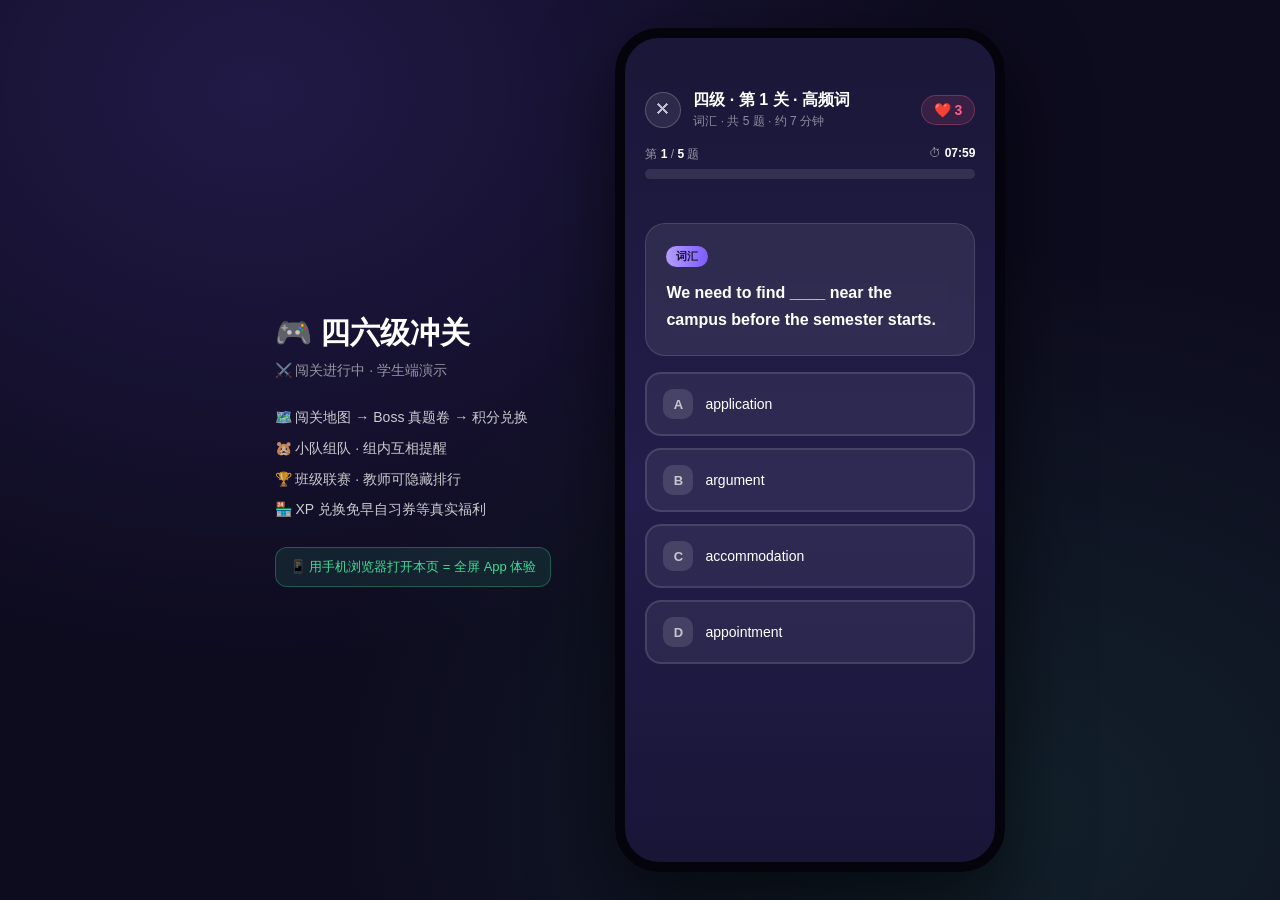
<file: cet46/quiz.html>
<!DOCTYPE html>
<html lang="zh-CN">
<head>
<meta charset="UTF-8">
<meta name="viewport" content="width=device-width, initial-scale=1.0">
<title>冲关中</title>
<style>
*{margin:0;padding:0;box-sizing:border-box;-webkit-tap-highlight-color:transparent}
[hidden]{display:none!important}
html,body{height:100%}
body{
  font-family:"PingFang SC","Microsoft YaHei","Segoe UI",sans-serif;
  background:#0d0b1e;display:flex;align-items:center;justify-content:center;
  min-height:100vh;padding:24px 12px;
  background-image:radial-gradient(ellipse at 20% 10%,rgba(124,92,255,.18),transparent 50%),
                   radial-gradient(ellipse at 80% 90%,rgba(61,220,151,.10),transparent 50%);
}
.phone{
  width:390px;height:844px;max-height:94vh;
  background:linear-gradient(180deg,#1a1738 0%,#221d4a 55%,#191537 100%);
  border-radius:44px;border:10px solid #05040c;
  box-shadow:0 30px 80px rgba(0,0,0,.6);overflow:hidden;position:relative;
  display:flex;flex-direction:column;
}

/* ============ 听力音频条 ============ */
.audiobar{display:flex;align-items:center;gap:10px;margin:12px 0 0;padding:0 2px}
.playbtn{
  flex:1;padding:13px;border:none;border-radius:14px;cursor:pointer;
  font-size:15px;font-weight:700;color:#fff;font-family:inherit;
  background:linear-gradient(90deg,#7c5cff,#b84dff);
  box-shadow:0 4px 16px rgba(124,92,255,.4);
}
.playbtn.playing{animation:audioPulse 1.2s infinite}
@keyframes audioPulse{0%,100%{box-shadow:0 4px 16px rgba(124,92,255,.4)}50%{box-shadow:0 4px 28px rgba(184,77,255,.85)}}
.playhint{font-size:11px;color:rgba(255,255,255,.45);flex-shrink:0}

/* ============ PC 演示台 ============ */
.phone{margin-left:auto;margin-right:auto}
.stage-info{display:none;color:#fff;text-align:left;max-width:330px}
.stage-info h1{font-size:30px}
.stage-info .s-sub{color:rgba(255,255,255,.55);margin-top:8px;font-size:14px}
.stage-info ul{list-style:none;margin-top:22px}
.stage-info li{color:rgba(255,255,255,.78);font-size:14px;line-height:2.2}
.stage-info .s-hint{margin-top:22px;font-size:13px;color:#3ddc97;background:rgba(61,220,151,.1);border:1px solid rgba(61,220,151,.3);padding:10px 14px;border-radius:12px}
@media (min-width:1024px){
  body{gap:64px}
  .stage-info{display:block}
  .phone{margin-left:0;margin-right:0}
}

/* ============ 手机端全屏自适应：真机打开时手机壳消失，变成 App 全屏 ============ */
@media (max-width:480px){
  body{padding:0;min-height:100dvh}
  .phone{width:100%;height:100dvh;max-height:none;border:none;border-radius:0;box-shadow:none}
  .head,.topbar{padding-top:max(20px,env(safe-area-inset-top))}
}
::-webkit-scrollbar{width:0;height:0}

/* 关卡头 */
.head{padding:52px 20px 10px;display:flex;align-items:center;gap:12px}
.quit{
  width:36px;height:36px;border-radius:50%;border:1px solid rgba(255,255,255,.2);
  background:rgba(255,255,255,.08);color:rgba(255,255,255,.7);font-size:16px;cursor:pointer;
  text-decoration:none;display:flex;align-items:center;justify-content:center;
}
.head .meta{flex:1}
.head .meta h3{color:#fff;font-size:16px}
.head .meta p{color:rgba(255,255,255,.5);font-size:12px;margin-top:2px}
.heart{color:#ff5c8a;font-weight:700;font-size:14px;background:rgba(255,92,138,.12);
  padding:6px 12px;border-radius:16px;border:1px solid rgba(255,92,138,.3)}

/* 进度 + combo */
.prog{padding:6px 20px 4px}
.prog .nums{display:flex;justify-content:space-between;color:rgba(255,255,255,.55);font-size:12px;margin-bottom:6px}
.prog .nums b{color:#fff}
.track{height:10px;background:rgba(255,255,255,.1);border-radius:6px;overflow:hidden}
.fill{height:100%;width:0%;background:linear-gradient(90deg,#7c5cff,#3ddc97);border-radius:6px;transition:width .4s ease}
.combo{
  text-align:center;color:#ffb84d;font-weight:800;font-size:15px;height:26px;
  text-shadow:0 0 14px rgba(255,184,77,.6);
}

/* 题卡 */
.qcard{
  margin:14px 20px 0;background:rgba(255,255,255,.08);backdrop-filter:blur(10px);
  border:1px solid rgba(255,255,255,.12);border-radius:20px;padding:22px 20px;flex-shrink:0;
  max-height:300px;overflow-y:auto;
}
.qtype{display:inline-block;font-size:11px;font-weight:700;color:#1a1430;
  background:linear-gradient(90deg,#b39dff,#7c5cff);padding:3px 10px;border-radius:12px;margin-bottom:12px}
.qtype.boss{background:linear-gradient(90deg,#ffd76e,#ff8a5c)}
.qtext{color:#fff;font-size:16px;line-height:1.7;font-weight:600;white-space:pre-line}

/* 选项 */
.opts{padding:16px 20px 30px;display:flex;flex-direction:column;gap:12px;overflow-y:auto}
.opt{
  display:flex;align-items:center;gap:12px;padding:15px 16px;border-radius:16px;cursor:pointer;
  background:rgba(255,255,255,.06);border:2px solid rgba(255,255,255,.12);
  color:#fff;font-size:14px;transition:all .15s ease;user-select:non;
  user-select:none;
}
.opt .key{
  width:30px;height:30px;border-radius:10px;flex-shrink:0;
  background:rgba(255,255,255,.12);display:flex;align-items:center;justify-content:center;
  font-weight:700;font-size:13px;color:rgba(255,255,255,.7);
}
.opt:active{transform:scale(.97)}
.opt.right{background:rgba(61,220,151,.18);border-color:#3ddc97;box-shadow:0 0 16px rgba(61,220,151,.35)}
.opt.right .key{background:#3ddc97;color:#0b241a}
.opt.wrong{background:rgba(255,255,255,.05);border-color:rgba(255,255,255,.2)}
.opt.wrong .key{background:rgba(255,255,255,.15)}
.opt.dim{opacity:.45}
.shake{animation:shake .3s ease}
@keyframes shake{0%,100%{transform:translateX(0)}25%{transform:translateX(-6px)}75%{transform:translateX(6px)}}

/* XP 飘字 */
.float-xp{
  position:absolute;color:#3ddc97;font-weight:800;font-size:20px;pointer-events:none;z-index:9;
  text-shadow:0 0 12px rgba(61,220,151,.8);animation:floatUp 1s ease forwards;
}
@keyframes floatUp{0%{opacity:0;transform:translateY(6px)}20%{opacity:1}100%{opacity:0;transform:translateY(-46px)}}

/* 底部反馈条 */
.feedback{
  position:absolute;left:0;right:0;bottom:0;z-index:8;padding:16px 20px 30px;
  background:rgba(20,16,44,.97);border-top:1px solid rgba(255,255,255,.1);
  transform:translateY(110%);transition:transform .3s cubic-bezier(.22,1,.36,1);
  max-height:56%;overflow-y:auto;
}
.feedback.show{transform:translateY(0)}
.fb-ok h4{color:#3ddc97;font-size:16px;margin-bottom:4px}
.fb-no h4{color:#ffb84d;font-size:16px;margin-bottom:4px}
.fb-ok p,.fb-no p{color:rgba(255,255,255,.75);font-size:13px;line-height:1.6}
.fb-no .ans{color:#3ddc97;font-weight:700}
.fb-btn{
  margin-top:12px;width:100%;padding:14px;border:none;border-radius:14px;cursor:pointer;
  font-size:15px;font-weight:700;color:#1a1430;
  background:linear-gradient(90deg,#3ddc97,#7c5cff);
}
.fb-btn.no{background:linear-gradient(90deg,#ffd76e,#ffb84d)}

/* 结算弹层 */
.overlay{
  position:absolute;inset:0;z-index:20;background:rgba(8,6,20,.85);backdrop-filter:blur(6px);
  display:flex;align-items:center;justify-content:center;padding:30px;
}
.result{
  width:100%;max-height:92%;overflow-y:auto;
  background:linear-gradient(180deg,#2b2358,#1d1840);
  border:1px solid rgba(124,92,255,.4);border-radius:24px;padding:30px 24px;text-align:center;
  animation:pop .4s cubic-bezier(.34,1.56,.64,1);
}
@keyframes pop{0%{transform:scale(.7);opacity:0}100%{transform:scale(1);opacity:1}}
.result .emoji{font-size:52px;animation:bounce 1s ease infinite}
@keyframes bounce{0%,100%{transform:translateY(0)}50%{transform:translateY(-8px)}}
.result h2{color:#fff;font-size:22px;margin:10px 0 4px}
.result .big-stars{color:#ffd76e;font-size:30px;letter-spacing:6px;margin:6px 0;text-shadow:0 0 16px rgba(255,215,110,.6)}
.result .xp{color:#3ddc97;font-weight:800;font-size:18px;margin:8px 0 2px}
.result .sub{color:rgba(255,255,255,.55);font-size:13px;line-height:1.7}
.reward{
  margin:14px 0;padding:12px;border-radius:14px;font-size:13px;color:#ffd76e;
  background:rgba(255,215,110,.1);border:1px dashed rgba(255,215,110,.4);
}
.result a,.result button.act{
  display:block;width:100%;margin-top:8px;padding:14px;border-radius:14px;text-decoration:none;
  font-weight:700;font-size:15px;color:#1a1430;background:linear-gradient(90deg,#ffd76e,#ffb84d);
  border:none;cursor:pointer;
}
.result a.ghost,.result button.ghost{background:rgba(255,255,255,.1);color:rgba(255,255,255,.8);margin-top:10px;font-weight:500}
/* 本关总结 */
.q-summary{
  margin:14px 0;text-align:left;
  background:rgba(255,255,255,.05);border:1px solid rgba(255,255,255,.1);
  border-radius:14px;padding:10px 12px;max-height:170px;overflow-y:auto;
}
.q-summary::-webkit-scrollbar{width:4px}
.q-summary::-webkit-scrollbar-thumb{background:rgba(124,92,255,.5);border-radius:2px}
.qs-row{
  display:flex;align-items:center;gap:10px;padding:8px 4px;
  border-bottom:1px solid rgba(255,255,255,.06);font-size:12px;
}
.qs-row:last-child{border-bottom:none}
.qs-row .mark{width:24px;height:24px;border-radius:50%;flex-shrink:0;
  display:flex;align-items:center;justify-content:center;font-size:13px;font-weight:800}
.qs-row .mark.ok{background:rgba(61,220,151,.2);color:#3ddc97}
.qs-row .mark.no{background:rgba(255,184,77,.18);color:#ffb84d}
.qs-row .qs-type{color:rgba(255,255,255,.45);flex-shrink:0;width:52px}
.qs-row .qs-tip{color:rgba(255,255,255,.75);overflow:hidden;text-overflow:ellipsis;white-space:nowrap}
.xp-detail{display:flex;justify-content:center;gap:16px;font-size:12px;color:rgba(255,255,255,.55);margin-top:6px;flex-wrap:wrap}
.xp-detail b{color:#3ddc97}

/* Boss 卷面分 */
.score-num{font-size:44px;font-weight:900;color:#ffd76e;text-shadow:0 0 24px rgba(255,215,110,.5)}
.score-label{color:rgba(255,255,255,.5);font-size:12px;margin-bottom:8px}
.score-detail{display:flex;justify-content:center;gap:24px;margin:12px 0;font-size:13px;color:rgba(255,255,255,.7)}
.score-detail b{color:#fff}
</style>
</head>
<body>
<!-- PC 演示台介绍（仅宽屏显示，不影响手机端） -->
<aside class="stage-info">
  <h1>🎮 四六级冲关</h1>
  <p class="s-sub">⚔️ 闯关进行中 · 学生端演示</p>
  <ul>
    <li>🗺️ 闯关地图 → Boss 真题卷 → 积分兑换</li>
    <li>🐹 小队组队 · 组内互相提醒</li>
    <li>🏆 班级联赛 · 教师可隐藏排行</li>
    <li>🏪 XP 兑换免早自习券等真实福利</li>
  </ul>
  <p class="s-hint">📱 用手机浏览器打开本页 = 全屏 App 体验</p>
</aside>
<div class="phone" id="phone">
  <div class="head">
    <a class="quit" href="index.html">✕</a>
    <div class="meta"><h3 id="lvName">第 1 关</h3><p id="lvSub"></p></div>
    <div class="heart">❤️ 3</div>
  </div>

  <div class="prog">
    <div class="nums"><span>第 <b id="qNum">1</b> / <b id="qTotal">5</b> 题</span><span>⏱ <b id="timer">10:00</b></span></div>
    <div class="track"><div class="fill" id="fill"></div></div>
  </div>
  <div class="combo" id="combo"></div>

  <!-- 听力音频条（仅听力题显示） -->
  <div class="audiobar" id="audiobar" hidden>
    <button class="playbtn" id="playBtn">▶ 播放音频</button>
    <span class="playhint" id="playHint">可重复播放</span>
  </div>
  <audio id="auEl" preload="auto"></audio>

  <div class="qcard">
    <span class="qtype" id="qType">词汇</span>
    <div class="qtext" id="qText"></div>
  </div>

  <div class="opts" id="opts"></div>

  <div class="feedback" id="fbOk">
    <div class="fb-ok"><h4 id="okTitle">✅ 拿下！</h4><p id="okSub"></p></div>
    <button class="fb-btn" onclick="next()">继续 →</button>
  </div>
  <div class="feedback" id="fbNo">
    <div class="fb-no"><h4 id="noTitle"></h4><p id="noSub"></p></div>
    <button class="fb-btn no" onclick="next()">记住了，下一题 →</button>
  </div>

  <!-- 通用结算 -->
  <div class="overlay" id="overlay" hidden>
    <div class="result">
      <div class="emoji" id="rEmoji">🏆</div>
      <h2 id="rTitle">通关！</h2>
      <div class="big-stars" id="rStars">★★★</div>
      <div class="xp" id="rXp">+90 XP</div>
      <p class="sub" id="rSub"></p>
      <div class="q-summary" id="qSummary"></div>
      <div class="xp-detail" id="xpDetail"></div>
      <div class="reward" id="rReward" hidden></div>
      <a id="btnNext" href="#">下一关 →</a>
      <a class="ghost" href="index.html">返回地图 🗺️</a>
    </div>
  </div>

  <!-- Boss 结算 -->
  <div class="overlay" id="bossOverlay" hidden>
    <div class="result">
      <div class="emoji">👑</div>
      <h2>单元 Boss · 挑战完成！</h2>
      <div class="score-label">本次真题卷得分（710 分制）</div>
      <div class="score-num" id="bossScore">580</div>
      <div class="score-detail">
        <span>答对 <b id="bossCorrect">6/8</b> 题</span>
        <span>获得 <b id="bossXp" style="color:#3ddc97">+150 XP</b></span>
      </div>
      <p class="sub" id="bossSub"></p>
      <div class="reward" id="bossReward"></div>
      <a href="me.html">🏪 去兑换积分福利 →</a>
      <a class="ghost" href="index.html">返回地图 🗺️</a>
    </div>
  </div>

  <!-- 失败 -->
  <div class="overlay" id="failOverlay" hidden>
    <div class="result">
      <div class="emoji">💫</div>
      <h2>差一点点！</h2>
      <p class="sub">爱心用完了。别灰心——错题已经收进复盘关，<br>升级打怪本来就要二刷。</p>
      <button class="act" onclick="retry()">原地复活，再来一次 🔁</button>
      <a class="ghost" href="index.html">先回地图 🗺️</a>
    </div>
  </div>
</div>

<script>
/* ================= 题库 ================= */
/* 四级题库 */
const QBANK_4 = {
1:{name:"第 1 关 · 高频词",icon:"🌱",type:"词汇",time:8,qs:[
  {t:"词汇",q:"We need to find ____ near the campus before the semester starts.",o:["accommodation","application","appointment","argument"],a:0,tip:"accommodation = 住宿，开学找房是校园高频场景",exp:"句意是「学期开始前，要在校园附近找住宿」。accommodation = 住宿；application 是「申请」，appointment 是「预约/约会」，argument 是「争论」，都搭不上「找地方住」的语境。"},
  {t:"词汇",q:"The professor asked us to ____ the data carefully before drawing any conclusions.",o:["analyze","apologize","announce","arrange"],a:0,tip:"analyze data = 分析数据，论文高频动词",exp:"后面 before drawing any conclusions（下任何结论之前）提示动作是「分析数据」：analyze the data。apologize 道歉、announce 宣布、arrange 安排，都不能接 data 表达这个意思。"},
  {t:"词汇",q:"The new rule will be ____ to all students without exception.",o:["applied","appealed","appointed","approached"],a:0,tip:"apply to = 适用于；be applied to 被动",exp:"apply to = 适用于，规定「适用于」所有人，且要用被动 be applied to；appeal to 是「呼吁/吸引」，appoint 是「任命」，approach 是「接近」，意思都不沾边。这组是 apply 家族形近词辨析。"},
  {t:"词汇",q:"She gave a ____ explanation that everyone could follow.",o:["comprehensive","compulsory","consecutive","controversial"],a:0,tip:"comprehensive = 全面的；compulsory = 强制的，形近词辨析",exp:"后半句「每个人都能跟上」说明这个解释是「全面、易懂」的：comprehensive = 全面的。compulsory 强制的、consecutive 连续的、controversial 有争议的，都是 com- 开头形近词，跟「能听懂」没有关系。"},
  {t:"词汇",q:"The team finally ____ the project after two years of hard work.",o:["completed","competed","complained","composed"],a:0,tip:"complete the project = 完成项目",exp:"after two years of hard work（两年努力之后）提示动作是「完成项目」：complete。compete 竞争、complain 抱怨、compose 作曲/组成，四个都是 com- 形近词，但后面接 the project 表「完成」的只有 complete。"}
]},
2:{name:"第 2 关 · 语法陷阱",icon:"⚡",type:"语法",time:8,qs:[
  {t:"语法",q:"Not until midnight ____ the experiment.",o:["did they finish","they finished","finished they","they had finished"],a:0,tip:"Not until 开头要倒装：did they finish",exp:"Not until 提到句首时，主句必须部分倒装：助动词 did 放到主语 they 前面 → did they finish。B 没倒装，C 语序完全颠倒，D 时态不对且也没有倒装。"},
  {t:"语法",q:"If I ____ you, I would take the offer without hesitation.",o:["were","am","was","be"],a:0,tip:"虚拟语气：与现在相反，从句用 were",exp:"If I were you 是虚拟语气的固定结构，表示「与现在事实相反」的假设，从句 be 动词一律用 were，不用 was/am；主句 would take 也是虚拟的标志。"},
  {t:"语法",q:"The report, ____ by the committee last week, will be published soon.",o:["approved","approving","approves","to approve"],a:0,tip:"过去分词作后置定语：被委员会批准",exp:"report 和 approve 是被动关系——「报告被委员会批准」，要用过去分词 approved 作后置定语。approving 表主动/进行，approves 是谓语动词不能当定语，to approve 表将来且也是主动。"},
  {t:"语法",q:"Hardly ____ at the station when the train left.",o:["had I arrived","I had arrived","did I arrive","I arrived"],a:0,tip:"Hardly...when 倒装：Hardly had + 主语 + 过去分词",exp:"Hardly...when（一……就……）句型里，Hardly 开头主句要倒装，且用过去完成时：Hardly had I arrived...when...。B 没倒装，C、D 时态不对——「到达」发生在「火车离开」之前，要用过去完成时。"},
  {t:"语法",q:"She suggested that he ____ the job offer.",o:["take","takes","took","taken"],a:0,tip:"suggest 表建议接虚拟：(should) + 动词原形",exp:"suggest 表示「建议」时，宾语从句用虚拟语气 (should) + 动词原形，should 常省略：he (should) take。takes/took/taken 都是陈述语气，不适用于 suggest 表建议的从句。"}
]},
3:{name:"第 3 关 · 阅读速攻",icon:"🎯",type:"阅读",time:9,qs:[
  {t:"阅读",q:"The library will extend its opening hours during finals week. Students can now study there until midnight.\n\n考试周图书馆的情况是怎样的？",o:["开到晚上 12 点","彻底闭馆","只向老师开放","缩短开放时间"],a:0,tip:"extend = 延长；finals week = 考试周",exp:"细节题。extend its opening hours = 延长开放时长，until midnight = 开到午夜 12 点。闭馆、只向老师开放、缩短时间，三个干扰项全都和原文相反。"},
  {t:"阅读",q:"While online courses offer flexibility, studies show that students who never interact with classmates are more likely to drop out.\n\n这段话主要想说明什么？",o:["网课虽灵活，但缺少同伴互动会增加辍学风险","网课不如线下课","学生都应该上线下的课","网课非常灵活方便"],a:0,tip:"while 让步转折：重点在逗号之后",exp:"While 引导让步转折，作者真正想说的在逗号之后：从不跟同学互动的学生更可能 drop out（辍学）。A 把两层意思都涵盖了；B、C 过度引申，D 只抄了转折前的半句，都不是主旨。"},
  {t:"阅读",q:"The new smartphone is prohibitively expensive for most students.\n\nprohibitively 在句中最接近的意思是？",o:["高得令人买不起","明确禁止地","逐步上涨地","出人意料地"],a:0,tip:"prohibitively expensive = 贵到买不起的程度",exp:"prohibitively expensive 是固定搭配，意思是「贵到令人望而却步、买不起」。不要被 prohibit（禁止）带偏——这里不是说手机「被禁止」，也不是「逐步上涨」。"},
  {t:"阅读",q:"Campus recycling bins, introduced last fall, now collect over a ton of plastic bottles every month.\n\n回收箱是什么时候引入的？",o:["去年秋天","上个月","本学期初","文中未提及"],a:0,tip:"细节定位：last fall = 去年秋天",exp:"细节定位题。introduced last fall = 去年秋天引入。注意 every month / a ton 说的是「现在每月回收量」，不是引入时间——「上个月」就是利用 monthly 设置的偷换概念。"},
  {t:"阅读",q:"He turned a blind eye to the problem, hoping it would go away.\n\nturn a blind eye to 的意思是？",o:["对……视而不见","睁大眼睛看","盲目跟从","仔细检查"],a:0,tip:"固定搭配，四级阅读高频",exp:"turn a blind eye to 是固定习语 = 故意装作没看见、视而不见，后面 hoping it would go away（盼着问题自己消失）也印证了这个意思。字面理解成「睁大眼睛看」「仔细检查」都是干扰。"}
]},
4:{name:"第 4 关 · 阅读进阶",icon:"📖",type:"阅读",time:9,qs:[
  {t:"阅读",q:"Passage — The city has doubled the number of bike lanes over the past five years, yet traffic congestion has barely improved. Officials now admit that the real issue lies in the rapidly growing number of delivery vehicles.\n\n从这段话可以推断出什么？",o:["自行车道增加并未缓解拥堵，症结在于配送车辆激增","修自行车道是个错误决策，应该全部拆除","官员们五年前就预见了今天的问题","配送车辆的数量在过去五年翻了一倍"],a:0,tip:"yet 转折后才是重点：officials admit 症结在配送车辆",exp:"前句说自行车道翻倍但拥堵几乎没改善，后句官员承认（admit）真正的问题在于配送车辆快速增长——A 把转折前后的信息串对了。B「全部拆除」过度引申，C「五年前预见」无中生有，D 偷换概念：翻倍的是自行车道，不是车辆。"},
  {t:"阅读",q:"Passage — The professor's lecture was so abstruse that half the class ended up reading the textbook again afterwards.\n\nabstruse 在句中最接近的意思是？",o:["深奥难懂的","生动有趣的","冗长啰嗦的","声音洪亮的"],a:0,tip:"结果状语从句反推词义：半数学生课后还得再看一遍教材",exp:"词义猜测题。结果「半数学生课后还得重读教材」反推 lecture 是「深奥难懂的」：abstruse = 深奥的、难理解的。如果讲得生动有趣，学生不会课后补课；冗长、声音大也推不出「要重读教材」这个结果。"},
  {t:"阅读",q:"Passage — While the author praises the app's user-friendly design, she questions whether its privacy policy is transparent enough for young users.\n\n作者对这款应用的态度是？",o:["肯定其设计，但质疑隐私政策的透明度","全盘否定这款应用","认为它只适合年轻用户","对它的隐私政策完全满意"],a:0,tip:"While 让步 + but 式转折：praise 在前，question 在后",exp:"态度题。While 引导让步：先肯定 user-friendly design，再转折质疑隐私政策对年轻用户是否够透明——「先扬后抑」，A 两个信息点都覆盖。B 与 praises 矛盾，C 无中生有，D 与 questions 相反。"},
  {t:"阅读",q:"Passage — According to the admissions office, applications from international students rose by 12% this year, with the largest increase coming from Southeast Asia.\n\n关于今年的国际生申请，下列哪项正确？",o:["增长了 12%，东南亚增幅最大","整体下降了 12%","东南亚学生占国际生的大多数","申请总量创历史新高"],a:0,tip:"数字细节题：rose by 12% 是增长；largest increase 是增幅最大，不是人数最多",exp:"细节定位题。rose by 12% = 增长 12%（B 方向读反）；the largest increase coming from Southeast Asia = 东南亚「增幅」最大，不是「人数」最多（C 偷换概念）；创历史新高（D）原文根本没提。"},
  {t:"阅读",q:"Passage — Remote work is often praised for its flexibility, but a growing body of research suggests that junior employees benefit more from in-person mentorship than from virtual meetings. Some companies have begun requiring office attendance for new hires.\n\n这段话的主旨是？",o:["远程办公虽灵活，但新员工更需要面对面指导，一些公司已开始要求新人到岗","远程办公对所有员工都有害","所有公司都应取消远程办公","新员工普遍更喜欢线上会议"],a:0,tip:"but 后是重点；末句是佐证不是主题",exp:"主旨题。首句 but 转折后给出研究结论：初级员工从面对面指导中获益更多；末句「一些公司要求新人到岗」是这个结论的现实佐证。A 涵盖转折前后的让步与重点；B「对所有员工有害」绝对化，C「所有公司」扩大范围，D 与研究结论相反。"}
]},
5:{name:"第 5 关 · 听力预热",icon:"🎧",type:"听力",time:9,qs:[
  {t:"听力",s:"M: Have you finished the chemistry lab report?\nW: Almost. But the data section still needs a lot of work. I was up until 2 a.m.",q:"🎧 听对话：\n\nM: Have you finished the chemistry lab report?\nW: Almost. But the data section still needs a lot of work. I was up until 2 a.m.\n\n女士是什么意思？",o:["报告还没写完","报告已经交了","她对数据很满意","她昨晚睡得很好"],a:0,tip:"Almost + but 转折 = 还没完成；be up until 2 a.m. = 熬到两点",exp:"女士说 Almost（快写完了）紧接着 But 转折：数据部分还差很多，还熬到凌晨 2 点——说明报告还没写完。对数据满意、睡得很好，都和 But 后面的内容正相反。"},
  {t:"听力",s:"M: Do you want to grab lunch at the new canteen?\nW: I'd love to, but I have a class in ten minutes.",q:"🎧 听对话：\n\nM: Do you want to grab lunch at the new canteen?\nW: I'd love to, but I have a class in ten minutes.\n\n女士接下来要做什么？",o:["去上课","去新食堂吃饭","十分钟后再吃饭","取消课程"],a:0,tip:"I'd love to, but... = 委婉拒绝 + 说明原因",exp:"I'd love to, but... 是听力里的经典委婉拒绝：想去，但十分钟后有课——所以她接下来要去上课。去食堂是男士的提议，被 but 否决了。"},
  {t:"听力",s:"The university announced that the gym will close for renovation next month. Members can use the off-campus sports center for free during this period.",q:"🎧 听短文：\n\nThe university announced that the gym will close for renovation next month. Members can use the off-campus sports center for free during this period.\n\n健身房关闭期间，会员可以怎么锻炼？",o:["免费使用校外体育中心","免费使用校内其他健身房","暂停一切锻炼","原价租用校外场地"],a:0,tip:"细节题：for free + off-campus sports center",exp:"细节题。原文 for free（免费）+ off-campus sports center（校外体育中心）= 免费使用校外体育中心。校内其他健身房、暂停锻炼、原价租用，原文都没提到。"},
  {t:"听力",s:"W: I'm thinking of dropping the statistics course. It's too hard.\nM: Why not talk to the professor first? She might offer some help.",q:"🎧 听对话：\n\nW: I'm thinking of dropping the statistics course. It's too hard.\nM: Why not talk to the professor first? She might offer some help.\n\n男士给女士的建议是什么？",o:["先和教授谈谈","直接退课","换一门简单的课","找同学帮忙"],a:0,tip:"Why not... = 提建议",exp:"Why not talk to the professor first = 为什么不先找教授谈谈，这是典型的提建议句型，后面「她也许会帮点忙」也印证了建议内容。直接退课是女士自己的想法，被男士的建议接住了。"},
  {t:"听力",s:"Due to heavy rain, tomorrow's outdoor concert will be moved to the indoor stadium. Tickets remain valid.",q:"🎧 听短文：\n\nDue to heavy rain, tomorrow's outdoor concert will be moved to the indoor stadium. Tickets remain valid.\n\n关于明天的音乐会，我们知道什么？",o:["改到室内举行，票仍然有效","因雨取消","改期到下个月","需要重新买票"],a:0,tip:"moved to + remain valid = 换地点不废票",exp:"moved to the indoor stadium = 改到室内体育馆；Tickets remain valid = 票仍然有效。两个信息点正好对应正确项；取消、改期、重新买票都和原文相反。"}
]},
6:{name:"第 6 关 · 词汇复盘",icon:"📚",type:"复盘",time:8,qs:[
  {t:"复盘",q:"复习关来了——这些是你前面关卡最容易错的词：\n\n____ expensive = 贵得买不起",o:["prohibitively","probably","precisely","previously"],a:0,tip:"prohibitively = 贵到买不起的程度",exp:"复盘第 3 关的 prohibitively expensive = 贵得买不起。probably 大概、precisely 精确地、previously 以前，都是 pro-/pre- 形近词，意思差得远。"},
  {t:"复盘",q:"The new rule will be ____ to all students.（适用于）",o:["applied","appealed","appointed","approached"],a:0,tip:"apply to = 适用于",exp:"复盘第 1 关：apply to = 适用于，这里是被动 be applied to。appeal（吸引/呼吁）、appoint（任命）、approach（接近）都是 apply 的形近词干扰。"},
  {t:"复盘",q:"____ until midnight did they finish the experiment.（倒装）",o:["Not","No sooner","Hardly","Scarcely"],a:0,tip:"Not until 开头接倒装句",exp:"复盘第 2 关：Not until 开头主句才倒装 did they finish。Hardly/Scarcely 要搭 when，No sooner 要搭 than，而且本句已经有 until midnight，结构对不上。"},
  {t:"复盘",q:"online courses offer ____, but...",o:["flexibility","facility","faculty","festival"],a:0,tip:"flexibility = 灵活性；facility = 设施",exp:"复盘第 3 关：网课提供的是「灵活性」flexibility。facility 设施、faculty 全体教师、festival 节日，都是形近词干扰，跟「网课的优点」不搭。"},
  {t:"复盘",q:"students are more likely to ____（辍学）",o:["drop out","fall out","come out","turn out"],a:0,tip:"drop out = 辍学/退出，阅读高频短语",exp:"复盘第 3 关：drop out = 辍学、退学，阅读高频短语。fall out 是「脱落/闹翻」，come out、turn out 都是「结果是/出版」，没有「退出学业」的意思。"}
]},
7:{name:"单元 Boss · 真题混合卷",icon:"👑",type:"真题",time:12,boss:true,qs:[
  {t:"词汇",q:"真题风格：The government has decided to ____ the reform measures immediately.",o:["implement","impress","improve","import"],a:0,tip:"implement = 实施（政策/措施）",exp:"implement = 实施（政策、措施、改革），implement the reform measures = 实施改革措施。impress 使印象深刻、improve 改善、import 进口，都是 im- 形近词，都不能接「措施」。"},
  {t:"语法",q:"真题风格：Only in this way ____ solve the problem.",o:["can we","we can","we do","did we"],a:0,tip:"Only + 状语开头要倒装",exp:"Only + 状语（in this way）放在句首，句子要部分倒装：can we solve。we can 没倒装；we do 助动词和语义都不对；did we 时态不对（本句没有过去时间背景）。"},
  {t:"阅读",q:"真题风格：Passage — The study, involving 2,000 college students, found that those who reviewed notes within 24 hours retained 40% more information a week later.\n\n研究发现了什么？",o:["24 小时内复习笔记的学生一周后多记住 40% 内容","2000 名学生都不复习笔记","复习笔记毫无作用","一周后所有学生都忘了 40%"],a:0,tip:"数字细节题：40% more 是多记 40%，不是忘 40%",exp:"数字细节题。关键在 retained 40% MORE information = 「多记住」40%，主语是「24 小时内复习笔记的学生」。「忘了 40%」正好把 more 理解反了，是这道题最大的坑。"},
  {t:"翻译",q:"中译英选择：\"随着经济的快速发展，人们的生活水平显著提高。\"",o:["With the rapid development of the economy, people's living standards have improved significantly.","With the rapid develop of economy, people's living level has raised obviously.","As the economy develops fast, people's life level improved large.","Along the economy quick development, people live better."],a:0,tip:"development 用名词；living standards 固定搭配",exp:"两个得分点：①「发展」在 with 复合结构里要用名词 the rapid development，不能直接用动词 develop；②「生活水平」固定搭配是 living standards，不是 living level。选 B、C、D 都是中式直译的典型错误。"},
  {t:"听力",s:"M: The deadline for the essay is Friday, right?\nW: Actually, the professor extended it to next Monday.",q:"🎧 真题风格：\n\nM: The deadline for the essay is Friday, right?\nW: Actually, the professor extended it to next Monday.\n\n论文截止日期是什么时候？",o:["下周一","本周五","明天","文中没说"],a:0,tip:"extend to = 延期到",exp:"女士说 Actually（其实）纠正男士：教授 extend it to next Monday = 延期到下周一。本周五只是男士的猜测，被 Actually 否定了——听力里「纠正」后面才是答案。"},
  {t:"阅读",q:"真题风格：Passage — A university survey found that 68% of first-year students check their phones within five minutes of waking up, and most report feeling anxious when separated from their devices even for a short time.\n\n调查发现了什么？",o:["多数新生醒后 5 分钟内看手机，短暂离开手机就会焦虑","68% 的新生因玩手机导致成绩下滑","新生平均每天看手机超过 5 小时","焦虑感只在考试周出现"],a:0,tip:"数字细节题：5 分钟是「醒后看手机」，不是使用时长；most 接焦虑",exp:"细节题。68% 对应的是 within five minutes of waking up（醒后 5 分钟内看手机），most report feeling anxious = 多数人表示短暂离开设备就焦虑——两个信息点对应 A。B「成绩下滑」无中生有；C 把「5 分钟」偷换成「5 小时」；D 把「短暂离开就焦虑」缩小成「只在考试周」。"},
  {t:"词汇",q:"真题风格：It is ____ that we should raise students' awareness of time management.",o:["essential","expensive","explicit","external"],a:0,tip:"It is essential that... = ……至关重要",exp:"It is essential that... = 「……至关重要」，后面从句用 (should) raise 的虚拟语气。expensive 昂贵的、explicit 明确的、external 外部的，都是 ex-/es- 形近词，跟「时间管理意识」不搭。"},
  {t:"语法",q:"真题风格：By the end of next month, we ____ this project.",o:["will have completed","will complete","have completed","complete"],a:0,tip:"By the end of + 将来 → 将来完成时",exp:"By the end of next month = 「到下个月末为止」，是将来完成时的标志：到将来某时已经完成的动作，用 will have done。will complete 是一般将来时，have completed 是现在完成时，都对不上这个时间标志。"},
  {t:"阅读",q:"真题风格：Passage — Some researchers argue that social media, despite connecting people online, may weaken face-to-face communication skills.\n\n研究者的态度是？",o:["社媒虽能联络人，但可能削弱面对面沟通能力","社媒彻底破坏了人际关系","社媒对线下一对一交流有好处","研究者反对使用一切社媒"],a:0,tip:"despite 让步转折，argue 表观点",exp:"argue 在这里是「认为」。despite 让步转折：尽管社媒能把人连到线上，但可能削弱面对面沟通能力。B、D 把 weaken（削弱）夸大成「彻底破坏」「反对一切」，C 则与 weaken 的意思完全相反。"}
]}
};
/* 六级题库：对齐真实六级考法（学术词汇、仔细阅读态度题、词义猜测） */
const QBANK_6 = {
1:{name:"第 1 关 · 六级高频词",icon:"🌱",type:"词汇",time:8,qs:[
  {t:"词汇",q:"The ____ of the research findings has been questioned by several leading scholars.",o:["validity","variety","velocity","vividness"],a:0,tip:"validity = 有效性，学术写作高频",exp:"句意是「研究结论的有效性受到多位权威学者质疑」。validity = 有效性/正当性，学术高频词；variety 多样性、velocity 速度、vividness 生动性，都是 va-/ve-/vi- 形近干扰。"},
  {t:"词汇",q:"The company decided to ____ its operations to emerging markets in Southeast Asia.",o:["expand","expend","export","expose"],a:0,tip:"expand operations = 扩展业务",exp:"expand = 扩大（规模），expand operations to... = 把业务扩展到东南亚新兴市场；expend 是「花费（金钱/精力）」，export 出口、expose 暴露——四个 ex- 前缀形近词，是六级词汇题的标配考法。"},
  {t:"词汇",q:"There is a growing ____ among experts that climate policies need urgent revision.",o:["consensus","consciousness","consequence","convenience"],a:0,tip:"consensus = 共识",exp:"a growing consensus among experts = 专家之间日益增长的共识，新闻和学术写作高频句型；consciousness 意识、consequence 后果、convenience 便利，全是 con- 开头形近词。"},
  {t:"词汇",q:"The novel's ____ structure makes it difficult to adapt into a film.",o:["intricate","intrinsic","intimate","intense"],a:0,tip:"intricate = 错综复杂的",exp:"「结构复杂所以难改编」：intricate = 错综复杂、精细难懂的；intrinsic 内在的、intimate 亲密的、intense 强烈的——in- 形容词四连辨析，六级经典题型。"},
  {t:"词汇",q:"She remained ____ about the rumors and refused to make any comment.",o:["silent","silence","silently","silenced"],a:0,tip:"remain + 形容词作表语",exp:"remain 是系动词，后面接形容词作表语：remained silent 保持沉默。silence 是名词、silently 是副词、silenced 是过去分词（被噤声的），词性题是六级语法词汇化的常考套路。"}
]},
2:{name:"第 2 关 · 语法陷阱",icon:"⚡",type:"语法",time:8,qs:[
  {t:"语法",q:"____ for the timely investment from the general public, our company would not be so thriving as it is.",o:["Had it not been","Were it not","Should it not be","If it had not"],a:0,tip:"省略 if 的虚拟倒装：Had it not been for = 要不是",exp:"虚拟语气省略 if 要倒装。Had it not been for = 要不是（与过去相反）；主句 would not be so thriving 是对现在的描述，属于混合型虚拟。Were it not for 是对现在的虚拟，时态对不上。"},
  {t:"语法",q:"The professor demanded that the experiment ____ under strictly controlled conditions.",o:["be conducted","is conducted","conducted","was conducted"],a:0,tip:"demand 接虚拟 + 被动",exp:"demand 表「要求」接宾语从句用虚拟 (should) + 动词原形；且 experiment 和 conduct 是被动关系 → be conducted。两步都踩对才得分，是六级语法题的常见双重考点。"},
  {t:"语法",q:"____, the email message is popular because it is quick and convenient.",o:["As a means of communication","As means of communication","As a mean of communication","As means of a communication"],a:0,tip:"means 单复数同形；a means of = 一种……方式",exp:"means（方式、手段）单复数同形，「一种交流方式」= a means of communication；mean 作名词是「平均值/中间」，不能表示「方式」。冠词和名词形式双重设坑。"},
  {t:"语法",q:"Not only ____ the data, but he also analyzed it thoroughly.",o:["did he collect","he collected","had he collected","he had collected"],a:0,tip:"Not only 开头部分倒装；一般过去时即可",exp:"Not only 置于句首，分句部分倒装：did he collect。B、D 没倒装直接排除；C 用过去完成时缺少依据——收集和分析是顺承发生的两件事，不是「过去的过去」。"},
  {t:"语法",q:"It is essential that every student ____ access to the online library.",o:["have","has","had","having"],a:0,tip:"It is essential that + (should) 动词原形",exp:"It is essential that... 从句用虚拟语气 (should) + 动词原形，should 省略后就是 have。has/had/having 都是陈述语气形式，迷惑性很强但规则唯一。"}
]},
3:{name:"第 3 关 · 阅读速攻",icon:"🎯",type:"阅读",time:9,qs:[
  {t:"阅读",q:"Passage — A recent study found that employees who take regular breaks are not only more productive but also report higher job satisfaction than those who work continuously through the day.\n\n研究发现规律休息的员工怎么样？",o:["效率更高且满意度更高","比不休息的员工更容易疲劳","工作效率没有任何变化","普遍不喜欢自己的工作"],a:0,tip:"not only...but also 双优点",exp:"细节+比较结构。not only...but also 给出两个优点：more productive + higher job satisfaction = 效率更高且更满意。干扰项要么否定结论（无变化），要么无中生有（不喜欢工作）。"},
  {t:"阅读",q:"Passage — While artificial intelligence has streamlined many routine tasks, critics argue that it may also erode certain cognitive skills that are developed through manual effort.\n\ncritics 的观点是？",o:["AI 可能削弱通过手动实践培养的认知技能","AI 不应该被用于日常工作","AI 会完全取代人类","AI 对认知能力只有好处"],a:0,tip:"while 让步 + argue 观点；erode = 侵蚀",exp:"while 让步转折后是重点：critics argue that it may also erode cognitive skills——may 表「可能」，erosion 对象是通过 manual effort 培养的技能。B 过度引申，C 把「可能削弱」夸大为「完全取代」，D 与 erode 相反。"},
  {t:"阅读",q:"Passage — The committee's decision was met with widespread condemnation across the academic community.\n\ncondemnation 最接近的意思是？",o:["谴责","祝贺","讨论","怀疑"],a:0,tip:"态度词：condemnation = 谴责",exp:"词义猜测题。condemnation 来自 condemn（谴责），widespread condemnation =  widespread 声讨/谴责，是六级阅读高频态度词；不认识时可用构词法拆解或结合学术语境推断。"},
  {t:"阅读",q:"Passage — The museum, which reopened last spring after three years of renovation, has attracted twice as many visitors as it did before the closure.\n\n博物馆何时重新开放？",o:["去年春天","三年前","闭馆前","文中没说"],a:0,tip:"reopened last spring；三年是翻修时长不是开放时间",exp:"细节定位题。reopened last spring = 去年春天重新开放；after three years of renovation 说的是「闭馆翻修了三年」，不是开放时间——「三年前」就是拿 renovation 时长做的偷换概念。"},
  {t:"阅读",q:"Passage — Unlike his predecessors, the new director has made transparency the cornerstone of the organization's culture.\n\n这句话暗示新主管？",o:["把透明度作为组织文化的核心","延续了前任的管理方式","比前任更加保守","打算推翻组织文化"],a:0,tip:"Unlike = 与前任不同；cornerstone = 基石",exp:"Unlike his predecessors 先排除 B（与前任不同）；make A the cornerstone of B = 把 A 作为 B 的基石 → 透明度是组织文化的核心。C、D 都在原文没有依据。"}
]},
4:{name:"第 4 关 · 阅读进阶",icon:"📖",type:"阅读",time:9,qs:[
  {t:"阅读",q:"Passage — The replication crisis has forced psychologists to reconsider long-standing findings: a landmark study found that fewer than half of 100 published psychology experiments could be reproduced with the same results.\n\n这项研究说明什么？",o:["心理学界超过半数已发表实验无法重现，促使学界反思","心理学从此不再是科学","这 100 个实验的设计全都存在缺陷","重现危机只影响年轻学者"],a:0,tip:"fewer than half could be reproduced = 超半数无法重现；forced 表后果",exp:"细节+主旨混合题。fewer than half of 100 published experiments could be reproduced = 100 项已发表实验中超过半数无法重现；首句 has forced psychologists to reconsider = 这直接促使学界反思——两个信息点对应 A。B 过度引申，C「全部存在缺陷」绝对化，D「只影响年轻学者」无中生有。"},
  {t:"阅读",q:"Passage — The senator's remarks were deliberately equivocal, allowing both sides of the debate to claim that he supported their position.\n\nequivocal 在句中最接近的意思是？",o:["模棱两可的","热情洋溢的","斩钉截铁的","咄咄逼人的"],a:0,tip:"结果反推词义：两边都觉得自己被支持",exp:"词义猜测题。结果状语「让辩论双方都声称他支持自己」反推 remarks 是「模棱两可的」：equivocal = 含糊其辞、两可的。如果斩钉截铁，只有一方能声称被支持；热情、咄咄逼人也推不出这个结果。"},
  {t:"阅读",q:"Passage — The reviewer acknowledges the novel's ambitious scope, yet ultimately finds its execution uneven and its conclusion unsatisfying.\n\n书评人对这部小说的态度是？",o:["肯定其立意宏大，但认为完成度参差、结尾令人不满","全盘否定这部小说","认为它注定成为经典","只对其结尾略有微词"],a:0,tip:"acknowledges...yet finds...：先扬后抑，重点在 yet 后",exp:"态度题。acknowledges the ambitious scope = 承认立意宏大（先排除「全盘否定」）；yet 转折后才是立场：execution uneven（完成度参差）+ conclusion unsatisfying（结尾不佳）。D 只抓住结尾一个点，漏了 execution 的评价；C 与 unsatisfying 完全相反。"},
  {t:"阅读",q:"Passage — The glacier has been retreating at an average rate of 15 meters per year since 2010, twice the pace recorded in the previous decade.\n\n关于这条冰川的退缩，下列哪项正确？",o:["2010 年以来年均退缩 15 米，速度是此前十年的两倍","冰川每年退缩 30 米","退缩速度在过去十年翻了两番","2010 年之后冰川已停止退缩"],a:0,tip:"数字题：15 meters 是年均量；twice the pace 是速度两倍，不是量两倍",exp:"数字细节题。an average rate of 15 meters per year = 年均 15 米（B 的 30 米是把速度翻倍错当成距离翻倍）；twice the pace = 速度是此前十年的两倍（C「翻两番」= 四倍，读错了 twice）；since 2010 表持续退缩（D 方向相反）。"},
  {t:"阅读",q:"Passage — Urban planners increasingly argue that public transport should be treated as essential infrastructure, much like water and electricity. Yet funding models in most cities still rely heavily on fare revenue, leaving systems vulnerable during economic downturns.\n\n作者的主要论点是什么？",o:["公共交通应被视为像水电一样的基础设施，但依赖票价的资金模式使其在经济低迷时很脆弱","公共交通应当完全免费","票价收入足以支撑任何交通系统","经济低迷对公共交通没有影响"],a:0,tip:"两个信息点：argue 后的主张 + yet 后的隐患",exp:"主旨题。argue 后是主张：公共交通应像水电一样被当作 essential infrastructure；yet 转折后指出隐患：资金模式依赖 fare revenue（票价收入），经济低迷时系统 vulnerable。A 完整覆盖两层意思；B「完全免费」过度引申，C 与 vulnerable 矛盾，D 与 yet 后内容相反。"}
]},
5:{name:"第 5 关 · 听力预热",icon:"🎧",type:"听力",time:9,qs:[
  {t:"听力",s:"M: Have you registered for the seminar on artificial intelligence?\nW: I planned to, but it conflicts with my thesis defense rehearsal.",q:"🎧 听对话：\n\nM: Have you registered for the seminar on artificial intelligence?\nW: I planned to, but it conflicts with my thesis defense rehearsal.\n\n女士为什么可能参加不了研讨会？",o:["与论文答辩彩排冲突","她还没有注册","她对人工智能不感兴趣","研讨会已经取消"],a:0,tip:"but 转折后给原因：conflicts with",exp:"女士说 I planned to（本打算去）+ but 转折：与论文答辩彩排时间冲突。有计划说明有兴趣，排除「不感兴趣」；注册和取消都未被提及。"},
  {t:"听力",s:"In today's lecture, we'll examine how urban gardens contribute to food security. Community gardens not only provide fresh produce but also strengthen neighborhood bonds.",q:"🎧 听短文（讲座开头）：\n\nIn today's lecture, we'll examine how urban gardens contribute to food security. Community gardens not only provide fresh produce but also strengthen neighborhood bonds.\n\n讲座的主题是什么？",o:["城市花园如何促进粮食安全","如何建立社区花园","城市粮食危机的根源","邻里关系的现状"],a:0,tip:"讲座首句定主题：how urban gardens contribute to food security",exp:"讲座/讲话听力首句必点题：we'll examine how urban gardens contribute to food security——「城市花园如何促进粮食安全」。后面 not only...but also 是补充细节，不是主题。"},
  {t:"听力",s:"W: I'm considering switching my major from economics to environmental science.\nM: That's a big decision. Have you talked to your academic advisor about the credit transfer?",q:"🎧 听对话：\n\nW: I'm considering switching my major from economics to environmental science.\nM: That's a big decision. Have you talked to your academic advisor about the credit transfer?\n\n男士建议女士做什么？",o:["先和学业导师谈学分转换","坚持读经济学","立刻办理转专业","自己闷头决定"],a:0,tip:"反问句提建议：Have you talked to...",exp:"男士没有直接说建议，而是用 Have you talked to your academic advisor about the credit transfer? 反问——言下之意「先跟导师聊聊学分转换」。credit transfer（学分转换）正是转专业最实际的问题。"},
  {t:"听力",s:"The research team found that students who reviewed material in spaced intervals retained significantly more after one month than those who crammed the night before. The findings were published in the Journal of Educational Psychology.",q:"🎧 听短文：\n\nThe research team found that students who reviewed material in spaced intervals retained significantly more after one month than those who crammed the night before. The findings were published in the Journal of Educational Psychology.\n\n研究的核心发现是什么？",o:["间隔复习的学生一个月后记得更多","考前突击效果更好","研究发表在教育心理学期刊","实验在一个月内完成"],a:0,tip:"spaced intervals > crammed 是本题题眼",exp:"比较结构：spaced intervals（间隔复习）retained significantly more after one month than crammed（考前突击）= 间隔复习记得更多。B 与结论相反；C 是出处细节不是发现；D 把「一个月后测试」偷换成「一个月内完成」。"},
  {t:"听力",s:"M: The library's extended hours during exam week are a lifesaver.\nW: Definitely. I was there until midnight yesterday finishing my literature review.",q:"🎧 听对话：\n\nM: The library's extended hours during exam week are a lifesaver.\nW: Definitely. I was there until midnight yesterday finishing my literature review.\n\n两位说话者在谈论什么？",o:["考试周图书馆延长开放的好处","昨晚的文献综述内容","图书馆的新规定","考试周的复习压力"],a:0,tip:"a lifesaver + Definitely 表赞同",exp:"男士说延长开放是 a lifesaver（救命稻草），女士用 Definitely 强烈附和并举例（待到午夜写文献综述）——话题是「延长开放的好处」。B 是例子细节，C、D 未提及。"}
]},
6:{name:"第 6 关 · 词汇复盘",icon:"📚",type:"复盘",time:8,qs:[
  {t:"复盘",q:"复习关来了——这些是你前面关卡最容易错的词：\n\na growing ____ among experts（共识）",o:["consensus","conscience","convenience","consequence"],a:0,tip:"consensus = 共识",exp:"复盘第 1 关：consensus = 共识。conscience 良心、convenience 便利、consequence 后果，都是 con- 形近词。"},
  {t:"复盘",q:"The novel's ____ structure（错综复杂的）",o:["intricate","intrinsic","intense","internal"],a:0,tip:"intricate = 错综复杂的",exp:"复盘第 1 关：intricate = 错综复杂；intrinsic 内在的、intense 强烈的、internal 内部的，in- 家族辨析。"},
  {t:"复盘",q:"____ for the timely investment, our company would not be so thriving.（要不是）",o:["Had it not been","If it was not","Were it not been","Should it not been"],a:0,tip:"省略 if 的虚拟倒装",exp:"复盘第 2 关：Had it not been for = 要不是（过去）。Were it not for 才是对现在的虚拟，且后面不加 been。"},
  {t:"复盘",q:"____ more productive but also higher job satisfaction（不仅……而且）",o:["not only","not just","rather than","other than"],a:0,tip:"not only...but also 固定搭配",exp:"复盘第 3 关：not only...but also = 不仅……而且。rather than 是「而不是」，other than 是「除了」，都接不上 but also。"},
  {t:"复盘",q:"The senator's remarks were deliberately ____（模棱两可的）",o:["equivocal","equivalent","equitable","equilateral"],a:0,tip:"equivocal = 模棱两可的",exp:"复盘第 4 关：equivocal = 模棱两可（两边都觉得自己被支持）。equivalent 等价的、equitable 公平的、equilateral 等边的，都是 equi- 形近词。"}
]},
7:{name:"单元 Boss · 六级真题混合卷",icon:"👑",type:"真题",time:12,boss:true,qs:[
  {t:"词汇",q:"真题风格：The government is committed to ____ carbon emissions by 30% before 2030.",o:["curbing","curing","cursing","curling"],a:0,tip:"curb emissions = 控制排放，环保高频",exp:"curb = 遏制/控制，curb carbon emissions = 控制碳排放，环保议题六级高频动词；cure 治愈、curse 诅咒、curl 卷曲——cur- 四兄弟形近词辨析。"},
  {t:"语法",q:"真题风格：Only when the data is carefully verified ____ draw a reliable conclusion.",o:["can we","we can","we do","did we"],a:0,tip:"Only + 状语从句开头，主句倒装",exp:"Only when 引导的状语从句置于句首，主句部分倒装：can we draw。we can 未倒装；we do / did we 助动词和时态都不对。"},
  {t:"阅读",q:"真题风格：Passage — Economists have long debated whether minimum wage laws ultimately benefit the workers they are designed to protect. Recent evidence suggests the effects vary considerably by region.\n\n经济学家对最低工资法的看法是？",o:["长期存在争论，且效果因地区而异","一致认为对工人有利","主流观点认为应当废除","证明对所有工人都有害"],a:0,tip:"long debated = 有争论；vary by region = 因地区而异",exp:"首句 have long debated = 长期争论（排除「一致认为」）；尾句 the effects vary considerably by region = 效果因地区而异。C、D 都是过于绝对的干扰项。"},
  {t:"翻译",q:"中译英选择：\"随着人工智能技术的迅速发展，许多传统行业正在经历深刻的变革。\"",o:["With the rapid development of AI technology, many traditional industries are undergoing profound changes.","With the rapid develop of AI technology, many traditional industries are experiencing deep reform.","As AI technology develops rapid, many traditional trades are undergoing profoundly changes.","Along with AI technique quick development, many classic industries are suffering deep changes."],a:0,tip:"development 名词 + undergo profound changes 固定搭配",exp:"三个得分点：① rapid 后面接名词 development（不是 develop）；② 「经历深刻变革」固定搭配 undergo profound changes；③ 修饰动词要用副词 rapidly（不是 rapid）。三个干扰项各踩一个中式直译坑。"},
  {t:"听力",s:"M: Congratulations on winning the research grant! How will you use the funding?\nW: Thanks! It will cover most of my conference travel and lab equipment.",q:"🎧 真题风格：\n\nM: Congratulations on winning the research grant! How will you use the funding?\nW: Thanks! It will cover most of my conference travel and lab equipment.\n\n这笔经费将用于什么？",o:["会议差旅和实验设备","偿还个人贷款","支付学费","存起来以后再用"],a:0,tip:"cover = 足以支付；conference travel + lab equipment",exp:"cover = （钱）足以支付。cover most of my conference travel and lab equipment = 主要用于会议差旅和实验设备，两个信息点对应正确项；其余用途均未提及。"},
  {t:"阅读",q:"真题风格：Passage — While machine translation has made remarkable progress, professional translators argue that nuance, cultural context, and creative wordplay still elude even the most advanced systems.\n\n专业译者的观点是？",o:["机器翻译进步显著，但细微差别、文化语境和文字游戏仍超出最先进系统的能力","机器翻译已经全面超越人类译者","文化语境在翻译中无关紧要","最先进的系统可以处理一切文字游戏"],a:0,tip:"While 让步 + argue：承认进步，重点是 still elude",exp:"观点题。While 让步承认机器翻译进步显著，但译者 argue（认为）的重点在后半句：nuance、cultural context、creative wordplay 仍然 elude（为……所不解/超出……能力）最先进的系统。D 与 still elude 直接相反；B「全面超越」忽略让步；C 与文化语境是难点之一矛盾。"},
  {t:"词汇",q:"真题风格：The findings were ____ published in a peer-reviewed journal.",o:["subsequently","substantially","successively","suspiciously"],a:0,tip:"subsequently = 随后",exp:"subsequently = 随后、之后，「随后发表在同行评审期刊上」；substantially 实质上/大幅地、successively 连续地、suspiciously 可疑地——su- 副词四连辨析。"},
  {t:"语法",q:"真题风格：By the time the guests arrived, the meeting ____ for an hour.",o:["had been underway","has been underway","was underway","is underway"],a:0,tip:"By the time + 过去时 → 过去完成时",exp:"By the time 引导过去时的从句，主句用过去完成时 had been underway（已经持续一小时）。underway 是形容词「进行中」，for an hour 表持续，has/is/was 都配不上这个时间结构。"},
  {t:"阅读",q:"真题风格：Passage — The author acknowledges that electric vehicles are not without flaws, yet insists they represent a decisive step toward sustainable transportation.\n\n作者对电动车的态度是？",o:["承认有缺陷，但认定是迈向可持续交通的决定性一步","认为电动车完美无缺","对电动车持彻底否定态度","认为电动车不如传统燃油车"],a:0,tip:"acknowledges...yet insists：先抑后扬",exp:"acknowledges not without flaws = 承认有缺陷（双重否定，排除「完美无缺」）；yet insists 转折后表态：a decisive step toward sustainable transportation = 决定性一步。C、D 都与 yet 后的肯定态度相反。"}
]}
};
const QBANKS = {4: QBANK_4, 6: QBANK_6};

/* ================= 进度存档 ================= */
function load(){ try{ return JSON.parse(localStorage.getItem('cet46_demo')) || {xp:0,unlocked:1,stars:{}}; }catch(e){ return {xp:0,unlocked:1,stars:{}}; } }
function save(s){ localStorage.setItem('cet46_demo', JSON.stringify(s)); }

/* ================= 引擎 ================= */
const params = new URLSearchParams(location.search);
const lvId = parseInt(params.get('level') || '1');
/* 备考目标：四级/六级各一套题库（首页选择，存档 target 字段） */
const TARGET = (load().target === '6') ? '6' : '4';
const QBANK = QBANKS[TARGET];
const LV = QBANK[lvId] || QBANK[1];
const QS = LV.qs;

/* ================= 听力音频（按备考目标分套） ================= */
const AU_MAPS = {
  4: {'5_0':'audio/l4q1.mp3','5_1':'audio/l4q2.mp3','5_2':'audio/l4q3.mp3','5_3':'audio/l4q4.mp3','5_4':'audio/l4q5.mp3','7_4':'audio/l6q5.mp3'},
  6: {'5_0':'audio/x6l4q1.mp3','5_1':'audio/x6l4q2.mp3','5_2':'audio/x6l4q3.mp3','5_3':'audio/x6l4q4.mp3','5_4':'audio/x6l4q5.mp3','7_4':'audio/x6l6q5.mp3'}
};
const AU_MAP = AU_MAPS[TARGET];
const auEl = document.getElementById('auEl');
const playBtn = document.getElementById('playBtn');
const playHint = document.getElementById('playHint');

playBtn.onclick = () => { if(auEl.paused){ auEl.play().catch(()=>{}); } else { auEl.pause(); } };
auEl.onplay  = () => { playBtn.textContent = '⏸ 播放中，点我暂停'; playBtn.classList.add('playing'); };
auEl.onpause = () => { if(auEl.ended) return; playBtn.classList.remove('playing'); playBtn.textContent = auEl.currentTime > 0 ? '▶ 继续播放' : '▶ 播放音频'; };
auEl.onended = () => { playBtn.classList.remove('playing'); playBtn.textContent = '🔁 重播'; playHint.textContent = '听清了再作答'; };
auEl.onerror = () => {
  /* 音频缺失降级：回退为阅读原文 */
  const q = QS[idx];
  if(q.s){ document.getElementById('qText').textContent = '📄 音频未加载，请阅读原文：\n\n' + q.q; }
  document.getElementById('audiobar').hidden = true;
};

let idx = 0, combo = 0, lives = 3, xp = 0, correct = 0, locked = false;
let bestCombo = 0, curAns = 0;
let results = [];          /* 逐题记录：{t:题型, ok:对错, tip:考点} */
let xpFromQuiz = 0;        /* 纯答题获得的 XP（用于明细） */

document.getElementById('lvName').textContent = (TARGET === '6' ? '六级 · ' : '四级 · ') + LV.name;
document.getElementById('lvSub').textContent = (LV.boss ? "混合真题 · 限时挑战 · 按得分换 XP" : LV.type + " · 共 " + QS.length + " 题 · 约 " + Math.max(4,QS.length+2) + " 分钟");
document.getElementById('qTotal').textContent = QS.length;
if(LV.boss) document.getElementById('qType').classList.add('boss');

const PRAISES = ["拿下！","稳得一批 💪","这题难不倒你","手感来了 🔥","正确率拉满","行云流水"];
const COMFORTS = ["这题考过 3 次了，错得不冤 😌","没关系，记住就是赚到","上次全班的坑，你替大家踩了","错题已加入复盘关，回头收拾它","差一点！这分下次拿回来"];

function render(){
  locked = false;
  const q = QS[idx];
  document.getElementById('qNum').textContent = idx + 1;
  document.getElementById('qType').textContent = q.t;
  /* 听力题：只展示问题本身，原文走音频 */
  const auSrc = AU_MAP[lvId + '_' + idx];
  const bar = document.getElementById('audiobar');
  auEl.pause();
  playBtn.classList.remove('playing');
  if(auSrc && q.s){
    bar.hidden = false;
    playBtn.textContent = '▶ 播放音频';
    playHint.textContent = '可重复播放 · 双音色';
    auEl.src = auSrc;
    const parts = q.q.split('\n\n');
    document.getElementById('qText').textContent = parts[parts.length - 1];
    auEl.play().catch(()=>{});   /* 有手势上下文就自动播，被拦截则手动点 */
  }else{
    bar.hidden = true;
    auEl.removeAttribute('src');
    document.getElementById('qText').textContent = q.q;
  }
  document.getElementById('fill').style.width = (idx / QS.length * 100) + '%';
  document.getElementById('combo').textContent = combo >= 2 ? `🔥 ${combo} 连击！` : '';
  const box = document.getElementById('opts');
  box.innerHTML = '';
  /* 选项随机洗牌，正确答案位置不固定 */
  const order = q.o.map((_, i) => i).sort(() => Math.random() - 0.5);
  curAns = order.indexOf(q.a);
  order.forEach((oi, i) => {
    const d = document.createElement('div');
    d.className = 'opt';
    d.innerHTML = `<div class="key">${'ABCD'[i]}</div><div>${q.o[oi]}</div>`;
    d.onclick = () => pick(i, d);
    box.appendChild(d);
  });
  hideFb();
}

function pick(i, el){
  if(locked) return; locked = true;
  const q = QS[idx];
  auEl.pause();
  const all = [...document.querySelectorAll('.opt')];
  if(i === curAns){
    combo++; correct++;
    if(combo > bestCombo) bestCombo = combo;
    const gain = 20 + (combo - 1) * 5;
    xp += gain; xpFromQuiz += gain;
    results.push({t:q.t, ok:true, tip:q.tip});
    el.classList.add('right');
    all.forEach(o => { if(o !== el) o.classList.add('dim'); });
    floatXp(el, '+' + gain + ' XP');
    document.getElementById('okTitle').textContent = PRAISES[Math.floor(Math.random()*PRAISES.length)];
    document.getElementById('okSub').textContent = '💡 ' + (q.exp || q.tip);
    showFb('fbOk');
  }else{
    combo = 0; lives--;
    results.push({t:q.t, ok:false, tip:q.tip});
    document.querySelector('.heart').textContent = '❤️ ' + lives;
    el.classList.add('wrong','shake');
    all[curAns].classList.add('right');
    all.forEach(o => { if(o !== el && o !== all[curAns]) o.classList.add('dim'); });
    if(lives <= 0){
      setTimeout(() => { document.getElementById('failOverlay').hidden = false; }, 900);
    }
    document.getElementById('noTitle').textContent = COMFORTS[Math.floor(Math.random()*COMFORTS.length)];
    document.getElementById('noSub').innerHTML = `正确答案 <span class="ans">${'ABCD'[curAns]}</span> · 💡 ${q.exp || q.tip}`;
    showFb('fbNo');
  }
  document.getElementById('fill').style.width = ((idx + 1) / QS.length * 100) + '%';
}

function floatXp(anchor, txt){
  const r = anchor.getBoundingClientRect(), p = document.getElementById('phone').getBoundingClientRect();
  const s = document.createElement('div');
  s.className = 'float-xp'; s.textContent = txt;
  s.style.left = (r.left - p.left + r.width/2 - 30) + 'px';
  s.style.top = (r.top - p.top - 10) + 'px';
  document.getElementById('phone').appendChild(s);
  setTimeout(() => s.remove(), 1000);
}

function showFb(id){ document.getElementById(id).classList.add('show'); }
function hideFb(){ document.querySelectorAll('.feedback').forEach(f => f.classList.remove('show')); }

function next(){
  if(idx < QS.length - 1){ idx++; render(); }
  else finish();
}

function retry(){
  idx = 0; combo = 0; lives = 3; xp = 0; correct = 0; bestCombo = 0;
  results = []; xpFromQuiz = 0;
  document.querySelector('.heart').textContent = '❤️ 3';
  document.getElementById('failOverlay').hidden = true;
  render();
}

function finish(){
  /* 写存档 */
  const st = load();
  const ratio = correct / QS.length;
  let stars = ratio >= 0.9 ? 3 : ratio >= 0.6 ? 2 : 1;
  let gained = xp + 30;                       /* 通关基础分 */
  if(stars === 3) gained += 20;               /* 三星奖励 */
  if(LV.boss){
    gained = correct * 25 + (ratio === 1 ? 50 : 0);
    const score = Math.round(ratio * 710);
    st.xp += gained;
    st.unlocked = Math.max(st.unlocked, 8);   /* Boss 打完，本单元毕业 */
    save(st);
    document.getElementById('bossScore').textContent = score;
    document.getElementById('bossCorrect').textContent = correct + '/' + QS.length;
    document.getElementById('bossXp').textContent = '+' + gained + ' XP';
    document.getElementById('bossSub').innerHTML =
      `当前累计积分 <b style="color:#3ddc97">${st.xp} XP</b>，可去商城兑换免早自习券等福利<br>` +
      (ratio === 1 ? '满分！你就是本单元最强的崽 👑' : ratio >= 0.6 ? '稳稳过关，错的题已收进复盘关' : '险过！建议回第 6 关复习后再刷一次 Boss');
    document.getElementById('bossReward').textContent = ratio >= 0.6 ? '📜 通关奖励：2023 年 6 月真题卷 已放入背包' : '📜 再接再厉：达到 60% 正确率即可解锁真题卷';
    document.getElementById('bossOverlay').hidden = false;
    return;
  }
  st.xp += gained;
  st.unlocked = Math.max(st.unlocked, lvId + 1);
  st.stars[lvId] = Math.max(st.stars[lvId] || 0, stars);
  save(st);

  document.getElementById('rEmoji').textContent = stars === 3 ? '🏆' : stars === 2 ? '🎉' : '💪';
  document.getElementById('rTitle').textContent = stars === 3 ? '完美通关！' : stars === 2 ? '通关！' : '惊险过关！';
  document.getElementById('rStars').textContent = '★'.repeat(stars) + '☆'.repeat(3 - stars);
  document.getElementById('rXp').textContent = `+${gained} XP（累计 ${st.xp}）`;
  document.getElementById('rSub').innerHTML =
    `答对 ${correct}/${QS.length} 题 · 最高 ${bestCombo} 连击<br>` +
    (stars === 3 ? '全对奖励 +20 XP 🎁' : '错题已自动收入「第 5 关 · 词汇复盘」');
  /* 逐题总结 */
  document.getElementById('qSummary').innerHTML = results.map((r, i) => `
    <div class="qs-row">
      <div class="mark ${r.ok ? 'ok' : 'no'}">${r.ok ? '✓' : '✗'}</div>
      <div class="qs-type">${r.t}</div>
      <div class="qs-tip">${r.tip}</div>
    </div>`).join('');
  /* XP 明细 */
  document.getElementById('xpDetail').innerHTML =
    `<span>答题 <b>+${xpFromQuiz}</b></span><span>通关 <b>+30</b></span>` +
    (stars === 3 ? `<span>三星奖励 <b>+20</b></span>` : '');
  const rw = document.getElementById('rReward');
  if(stars === 3 && lvId === 3){ rw.hidden = false; rw.textContent = '📜 解锁奖励：2023 年 6 月真题卷 已放入背包'; }
  document.getElementById('btnNext').href = 'quiz.html?level=' + (lvId + 1);
  document.getElementById('btnNext').textContent = lvId >= 5 ? '挑战终极 Boss 👑' : '下一关 →';
  document.getElementById('overlay').hidden = false;
}

/* 倒计时 */
let sec = LV.time * 60;
const timerEl = document.getElementById('timer');
setInterval(() => {
  if(sec <= 0 || !document.getElementById('overlay').hidden || !document.getElementById('bossOverlay').hidden) return;
  sec--;
  timerEl.textContent = String(Math.floor(sec/60)).padStart(2,'0') + ':' + String(sec%60).padStart(2,'0');
}, 1000);

render();
</script>
</body>
</html>
</file>
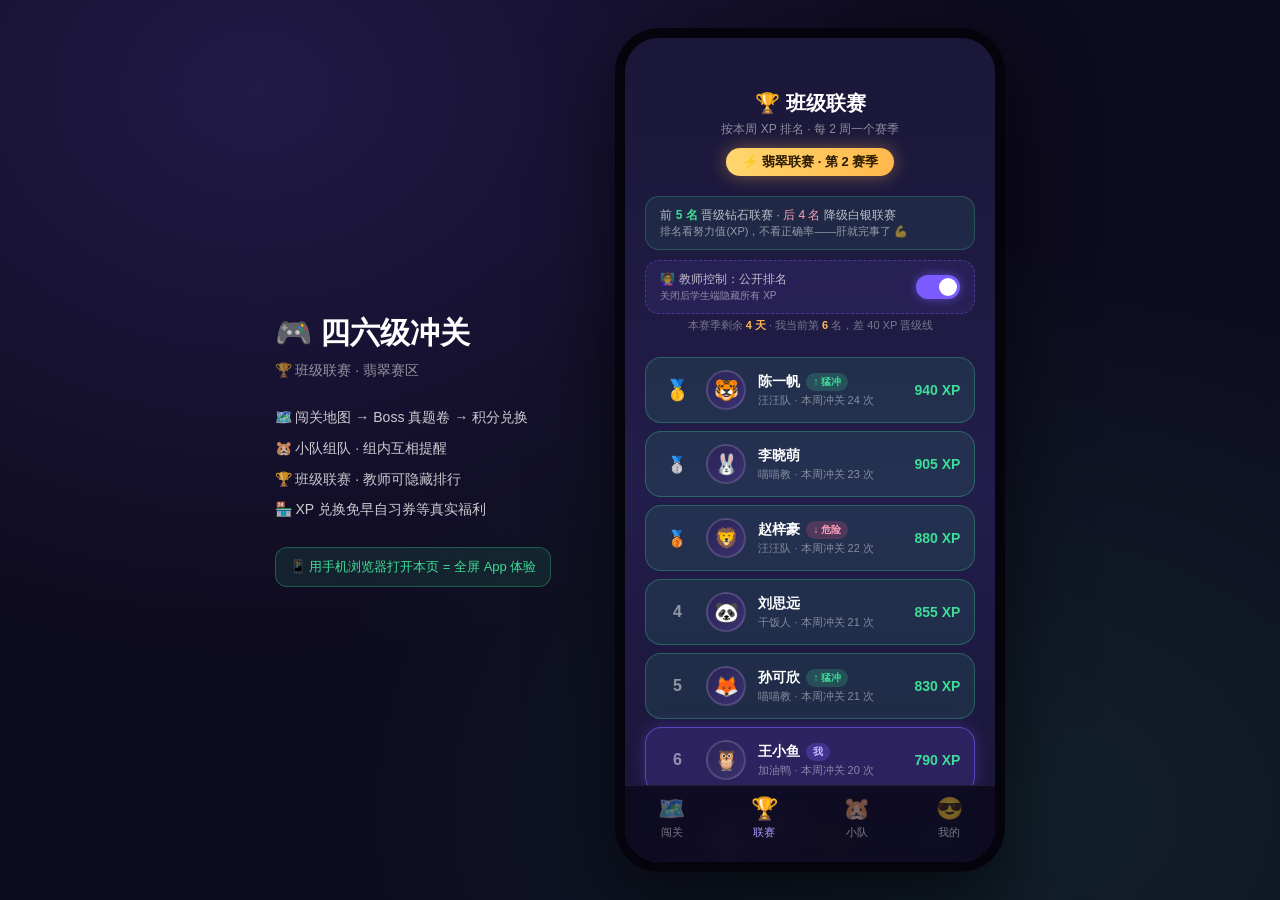
<file: cet46/rank.html>
<!DOCTYPE html>
<html lang="zh-CN">
<head>
<meta charset="UTF-8">
<meta name="viewport" content="width=device-width, initial-scale=1.0">
<title>四六级冲关 · 班级联赛</title>
<style>
*{margin:0;padding:0;box-sizing:border-box;-webkit-tap-highlight-color:transparent}
[hidden]{display:none!important}
html,body{height:100%}
body{
  font-family:"PingFang SC","Microsoft YaHei","Segoe UI",sans-serif;
  background:#0d0b1e;display:flex;align-items:center;justify-content:center;
  min-height:100vh;padding:24px 12px;
  background-image:radial-gradient(ellipse at 20% 10%,rgba(124,92,255,.18),transparent 50%),
                   radial-gradient(ellipse at 80% 90%,rgba(61,220,151,.10),transparent 50%);
}
.phone{
  width:390px;height:844px;max-height:94vh;
  background:linear-gradient(180deg,#1a1738 0%,#221d4a 55%,#191537 100%);
  border-radius:44px;border:10px solid #05040c;
  box-shadow:0 30px 80px rgba(0,0,0,.6);overflow:hidden;position:relative;
  display:flex;flex-direction:column;
}

/* ============ PC 演示台 ============ */
.phone{margin-left:auto;margin-right:auto}
.stage-info{display:none;color:#fff;text-align:left;max-width:330px}
.stage-info h1{font-size:30px}
.stage-info .s-sub{color:rgba(255,255,255,.55);margin-top:8px;font-size:14px}
.stage-info ul{list-style:none;margin-top:22px}
.stage-info li{color:rgba(255,255,255,.78);font-size:14px;line-height:2.2}
.stage-info .s-hint{margin-top:22px;font-size:13px;color:#3ddc97;background:rgba(61,220,151,.1);border:1px solid rgba(61,220,151,.3);padding:10px 14px;border-radius:12px}
@media (min-width:1024px){
  body{gap:64px}
  .stage-info{display:block}
  .phone{margin-left:0;margin-right:0}
}

/* ============ 手机端全屏自适应：真机打开时手机壳消失，变成 App 全屏 ============ */
@media (max-width:480px){
  body{padding:0;min-height:100dvh}
  .phone{width:100%;height:100dvh;max-height:none;border:none;border-radius:0;box-shadow:none}
  .head,.topbar{padding-top:max(20px,env(safe-area-inset-top))}
}
::-webkit-scrollbar{width:0;height:0}

/* 头 */
.head{padding:52px 20px 8px;text-align:center}
.head h2{color:#fff;font-size:20px}
.head p{color:rgba(255,255,255,.5);font-size:12px;margin-top:4px}
.head .league-tag{
  display:inline-block;margin-top:10px;padding:5px 16px;border-radius:18px;font-size:13px;font-weight:700;
  color:#2a1a00;background:linear-gradient(90deg,#ffd76e,#ffb84d);
  box-shadow:0 0 18px rgba(255,184,77,.4);
}
/* 晋级区说明 */
.promo{
  margin:12px 20px 0;padding:10px 14px;border-radius:14px;font-size:12px;
  background:rgba(61,220,151,.08);border:1px solid rgba(61,220,151,.25);color:rgba(255,255,255,.7);
}
.promo b{color:#3ddc97}
.promo .down{color:#ff9db8}

/* 教师控制条 */
.teacher-bar{
  margin:10px 20px 0;padding:10px 14px;border-radius:14px;font-size:12px;
  background:rgba(124,92,255,.1);border:1px dashed rgba(124,92,255,.4);color:rgba(255,255,255,.7);
  display:flex;align-items:center;justify-content:space-between;gap:10px;
}
.switch{position:relative;width:44px;height:24px;flex-shrink:0;cursor:pointer}
.switch input{opacity:0;width:0;height:0}
.slider{
  position:absolute;inset:0;border-radius:24px;background:rgba(255,255,255,.15);transition:.2s;
}
.slider::before{
  content:"";position:absolute;width:18px;height:18px;border-radius:50%;background:#fff;top:3px;left:3px;transition:.2s;
}
.switch input:checked + .slider{background:#7c5cff;box-shadow:0 0 10px rgba(124,92,255,.6)}
.switch input:checked + .slider::before{transform:translateX(20px)}

/* 榜 */
.board{flex:1;overflow-y:auto;padding:14px 20px 96px}
.row{
  display:flex;align-items:center;gap:12px;padding:12px 14px;border-radius:16px;margin-bottom:8px;
  background:rgba(255,255,255,.05);border:1px solid transparent;transition:.2s;
}
.row .rank{width:34px;font-weight:800;font-size:16px;color:rgba(255,255,255,.5);text-align:center;flex-shrink:0}
.row.top1 .rank{color:#ffd76e;font-size:20px}
.row.top2 .rank{color:#e8e8e8}
.row.top3 .rank{color:#ffb084}
.row .mini{
  width:40px;height:40px;border-radius:50%;flex-shrink:0;display:flex;align-items:center;justify-content:center;font-size:20px;
  background:linear-gradient(135deg,#2a2456,#3a3170);border:2px solid rgba(255,255,255,.15);
}
.row .info{flex:1;min-width:0}
.row .info h4{color:#fff;font-size:14px;display:flex;align-items:center;gap:6px}
.row .info p{color:rgba(255,255,255,.45);font-size:11px;margin-top:2px}
.row .xp{color:#3ddc97;font-weight:800;font-size:14px;flex-shrink:0}
/* 晋级/保级/降级色带 */
.row.promote{background:rgba(61,220,151,.1);border-color:rgba(61,220,151,.3)}
.row.demote{background:rgba(255,92,138,.06);border-color:rgba(255,92,138,.22)}
.row.me{background:rgba(124,92,255,.18);border-color:rgba(124,92,255,.6);box-shadow:0 0 16px rgba(124,92,255,.3)}
.badge{font-size:10px;font-weight:700;padding:2px 7px;border-radius:10px}
.badge.up{background:rgba(61,220,151,.2);color:#3ddc97}
.badge.down{background:rgba(255,92,138,.2);color:#ff9db8}
.badge.team{background:rgba(255,215,110,.18);color:#ffd76e}
.hiddenv .xp,.hiddenv .row .xp{visibility:hidden}
.hidden-mode .xp{visibility:hidden}
.hidden-mode .row{opacity:.92}

/* 周榜截止提示 */
.deadline{
  margin:4px 20px 10px;text-align:center;font-size:11px;color:rgba(255,255,255,.4);
}
.deadline b{color:#ffb84d}

/* 底部导航 */
.navbar{
  position:absolute;left:0;right:0;bottom:0;z-index:5;display:flex;
  background:rgba(13,10,32,.92);backdrop-filter:blur(14px);
  border-top:1px solid rgba(255,255,255,.08);padding:10px 0 22px;
}
.navbar a{
  flex:1;text-align:center;text-decoration:none;color:rgba(255,255,255,.45);
  font-size:11px;display:flex;flex-direction:column;align-items:center;gap:3px;
}
.navbar a span{font-size:22px}
.navbar a.on{color:#b39dff}
</style>
</head>
<body>
<!-- PC 演示台介绍（仅宽屏显示，不影响手机端） -->
<aside class="stage-info">
  <h1>🎮 四六级冲关</h1>
  <p class="s-sub">🏆 班级联赛 · 翡翠赛区</p>
  <ul>
    <li>🗺️ 闯关地图 → Boss 真题卷 → 积分兑换</li>
    <li>🐹 小队组队 · 组内互相提醒</li>
    <li>🏆 班级联赛 · 教师可隐藏排行</li>
    <li>🏪 XP 兑换免早自习券等真实福利</li>
  </ul>
  <p class="s-hint">📱 用手机浏览器打开本页 = 全屏 App 体验</p>
</aside>
<div class="phone">
  <div class="head">
    <h2>🏆 班级联赛</h2>
    <p>按本周 XP 排名 · 每 2 周一个赛季</p>
    <div class="league-tag">⚡ 翡翠联赛 · 第 2 赛季</div>
  </div>

  <div class="promo">
    前 <b>5 名</b> 晋级钻石联赛 · <span class="down">后 4 名</span> 降级白银联赛<br>
    <span style="font-size:11px;opacity:.75">排名看努力值(XP)，不看正确率——肝就完事了 💪</span>
  </div>

  <!-- 教师控制条：排行榜开关 -->
  <div class="teacher-bar">
    <span>👩‍🏫 教师控制：公开排名<br><small style="opacity:.7">关闭后学生端隐藏所有 XP</small></span>
    <label class="switch"><input type="checkbox" id="rankToggle" checked><span class="slider"></span></label>
  </div>

  <div class="deadline">本赛季剩余 <b>4 天</b> · 我当前第 <b>6</b> 名，差 40 XP 晋级线</div>

  <div class="board" id="board">
    <!-- 榜由 JS 渲染 -->
  </div>

  <nav class="navbar">
    <a href="index.html"><span>🗺️</span>闯关</a>
    <a href="rank.html" class="on"><span>🏆</span>联赛</a>
    <a href="team.html"><span>🐹</span>小队</a>
    <a href="me.html"><span>😎</span>我的</a>
  </nav>
</div>

<script>
/* Mock：同班 12 人，XP 努力值排名 */
const DATA = [
  {name:"陈一帆", emoji:"🐯", team:"汪汪队",   xp:940, delta:"+3", up:true},
  {name:"李晓萌", emoji:"🐰", team:"喵喵教",   xp:905, delta:"+1"},
  {name:"赵梓豪", emoji:"🦁", team:"汪汪队",   xp:880, delta:"-2", down:true},
  {name:"刘思远", emoji:"🐼", team:"干饭人",   xp:855},
  {name:"孙可欣", emoji:"🦊", team:"喵喵教",   xp:830, delta:"+4", up:true},
  {name:"王小鱼", emoji:"🦉", team:"加油鸭",   xp:790, me:true},   /* 第6，晋级线下 */
  {name:"周子墨", emoji:"🐺", team:"孤狼(单人)",xp:760, solo:true},
  {name:"吴雨桐", emoji:"🐱", team:"喵喵教",   xp:720},
  {name:"郑凯文", emoji:"🐸", team:"干饭人",   xp:660},
  {name:"林晓雯", emoji:"🐹", team:"加油鸭",   xp:615},
  {name:"黄子轩", emoji:"🐨", team:"孤狼(单人)",xp:540, solo:true},
  {name:"徐若曦", emoji:"🦄", team:"喵喵教",   xp:480},
];

function render(){
  const board = document.getElementById('board');
  board.innerHTML = '';
  DATA.forEach((d, i) => {
    const row = document.createElement('div');
    const rank = i + 1;
    let cls = 'row';
    if(rank <= 3) cls += ' top' + rank;
    if(rank <= 5) cls += ' promote';          // 晋级区
    if(rank > DATA.length - 4) cls += ' demote'; // 降级区
    if(d.me) cls += ' me';
    row.className = cls;
    const badge = d.up ? '<span class="badge up">↑ 猛冲</span>'
                : d.down ? '<span class="badge down">↓ 危险</span>' : '';
    const soloBadge = d.solo ? '<span class="badge team">单人队</span>' : '';
    row.innerHTML = `
      <div class="rank">${rank <= 3 ? ['🥇','🥈','🥉'][rank-1] : rank}</div>
      <div class="mini">${d.emoji}</div>
      <div class="info">
        <h4>${d.name} ${d.me ? '<span class="badge" style="background:rgba(124,92,255,.3);color:#c9b8ff">我</span>' : ''} ${badge}</h4>
        <p>${d.team} ${soloBadge} · 本周冲关 ${Math.round(d.xp/40)} 次</p>
      </div>
      <div class="xp">${d.xp} XP</div>`;
    board.appendChild(row);
  });
}

document.getElementById('rankToggle').onchange = function(e){
  document.querySelector('.phone').classList.toggle('hidden-mode', !e.target.checked);
};
render();
</script>
</body>
</html>
</file>
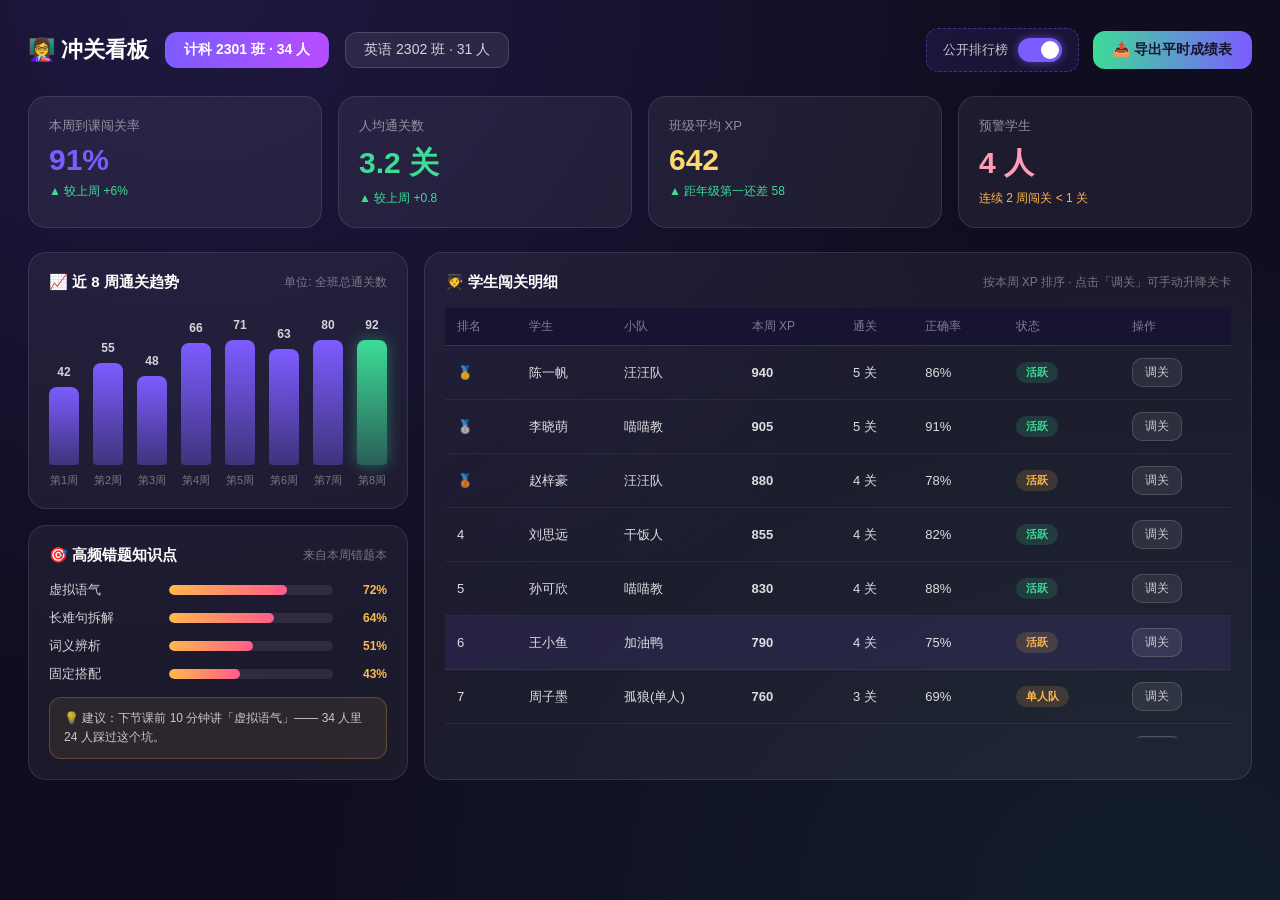
<file: cet46/teacher.html>
<!DOCTYPE html>
<html lang="zh-CN">
<head>
<meta charset="UTF-8">
<meta name="viewport" content="width=device-width, initial-scale=1.0">
<title>四六级冲关 · 教师端看板</title>
<style>
*{margin:0;padding:0;box-sizing:border-box}
[hidden]{display:none!important}
body{
  font-family:"PingFang SC","Microsoft YaHei","Segoe UI",sans-serif;
  background:#0f0d20;color:#fff;min-height:100vh;padding:28px;
  background-image:radial-gradient(ellipse at 15% 0%,rgba(124,92,255,.14),transparent 55%),
                   radial-gradient(ellipse at 90% 100%,rgba(61,220,151,.08),transparent 55%);
}
.wrap{max-width:1240px;margin:0 auto}

/* 顶栏 */
.top{display:flex;align-items:center;gap:16px;margin-bottom:24px;flex-wrap:wrap}
.top h1{font-size:22px}
.top .cls{
  padding:8px 18px;border-radius:12px;font-size:14px;cursor:pointer;
  background:rgba(255,255,255,.08);border:1px solid rgba(255,255,255,.15);color:rgba(255,255,255,.8);
}
.top .cls.on{background:linear-gradient(90deg,#7c5cff,#b84dff);border-color:transparent;color:#fff;font-weight:700}
.top .right{margin-left:auto;display:flex;align-items:center;gap:14px}
.export{
  padding:10px 20px;border:none;border-radius:12px;cursor:pointer;font-size:14px;font-weight:700;
  color:#1a1430;background:linear-gradient(90deg,#3ddc97,#7c5cff);
}
.rank-ctl{
  display:flex;align-items:center;gap:10px;font-size:13px;color:rgba(255,255,255,.75);
  background:rgba(124,92,255,.1);border:1px dashed rgba(124,92,255,.4);padding:9px 16px;border-radius:12px;
}
.switch{position:relative;width:44px;height:24px;cursor:pointer}
.switch input{opacity:0;width:0;height:0}
.slider{position:absolute;inset:0;border-radius:24px;background:rgba(255,255,255,.15);transition:.2s}
.slider::before{content:"";position:absolute;width:18px;height:18px;border-radius:50%;background:#fff;top:3px;left:3px;transition:.2s}
.switch input:checked + .slider{background:#7c5cff;box-shadow:0 0 10px rgba(124,92,255,.6)}
.switch input:checked + .slider::before{transform:translateX(20px)}

/* 统计卡 */
.stats{display:grid;grid-template-columns:repeat(4,1fr);gap:16px;margin-bottom:24px}
.stat{
  background:rgba(255,255,255,.06);border:1px solid rgba(255,255,255,.1);
  border-radius:18px;padding:20px;
}
.stat .k{color:rgba(255,255,255,.5);font-size:13px}
.stat .v{font-size:30px;font-weight:800;margin-top:8px}
.stat .t{font-size:12px;margin-top:6px}
.stat .up{color:#3ddc97}
.stat .warn{color:#ffb84d}
.stat:nth-child(1) .v{color:#7c5cff}
.stat:nth-child(2) .v{color:#3ddc97}
.stat:nth-child(3) .v{color:#ffd76e}
.stat:nth-child(4) .v{color:#ff9db8}

/* 主体两栏 */
.main{display:grid;grid-template-columns:380px 1fr;gap:16px}
.panel{
  background:rgba(255,255,255,.05);border:1px solid rgba(255,255,255,.1);
  border-radius:18px;padding:20px;
}
.panel h3{font-size:15px;margin-bottom:16px;display:flex;align-items:center;gap:8px}
.panel h3 small{color:rgba(255,255,255,.4);font-weight:400;font-size:12px;margin-left:auto}

/* 趋势图（纯CSS柱状） */
.bars{display:flex;align-items:flex-end;gap:14px;height:180px;padding-top:10px}
.bar{flex:1;display:flex;flex-direction:column;align-items:center;gap:8px;height:100%;justify-content:flex-end}
.bar .col{
  width:100%;border-radius:8px 8px 4px 4px;
  background:linear-gradient(180deg,#7c5cff,rgba(124,92,255,.35));
  transition:height .6s cubic-bezier(.22,1,.36,1);position:relative;min-height:6px;
}
.bar.now .col{background:linear-gradient(180deg,#3ddc97,rgba(61,220,151,.35));box-shadow:0 0 16px rgba(61,220,151,.4)}
.bar .val{font-size:12px;font-weight:700;color:rgba(255,255,255,.8)}
.bar .wk{font-size:11px;color:rgba(255,255,255,.4)}

/* 薄弱知识点 */
.weak{display:flex;flex-direction:column;gap:10px}
.wrow{display:flex;align-items:center;gap:10px;font-size:13px}
.wrow .name{width:110px;flex-shrink:0;color:rgba(255,255,255,.8)}
.wrow .wtrack{flex:1;height:10px;background:rgba(255,255,255,.08);border-radius:6px;overflow:hidden}
.wrow .wfill{height:100%;border-radius:6px;background:linear-gradient(90deg,#ffb84d,#ff5c8a)}
.wrow .pct{width:44px;text-align:right;color:#ffb84d;font-weight:700;font-size:12px}
.wtip{margin-top:14px;padding:11px 14px;border-radius:12px;font-size:12px;line-height:1.6;
  background:rgba(255,184,77,.08);border:1px solid rgba(255,184,77,.25);color:rgba(255,255,255,.75)}

/* 学生表 */
.stu-wrap{max-height:430px;overflow-y:auto;overflow-x:auto}
table{width:100%;border-collapse:collapse;font-size:13px}
th{
  text-align:left;padding:10px 12px;color:rgba(255,255,255,.45);font-weight:500;font-size:12px;
  border-bottom:1px solid rgba(255,255,255,.1);position:sticky;top:0;background:#171432;
}
td{padding:12px;border-bottom:1px solid rgba(255,255,255,.06);color:rgba(255,255,255,.85)}
tr.me td{background:rgba(124,92,255,.1)}
.pill{display:inline-block;padding:3px 10px;border-radius:12px;font-size:11px;font-weight:700}
.pill.ok{background:rgba(61,220,151,.15);color:#3ddc97}
.pill.mid{background:rgba(255,184,77,.15);color:#ffb84d}
.pill.low{background:rgba(255,92,138,.15);color:#ff9db8}
.adjust{
  padding:5px 12px;border-radius:10px;font-size:12px;cursor:pointer;
  background:rgba(255,255,255,.08);border:1px solid rgba(255,255,255,.15);color:rgba(255,255,255,.75);
}
.adjust:hover{background:rgba(124,92,255,.25);border-color:rgba(124,92,255,.5)}
.hidden-note{
  margin-top:14px;padding:11px 14px;border-radius:12px;font-size:12px;
  background:rgba(61,220,151,.08);border:1px solid rgba(61,220,151,.25);color:rgba(255,255,255,.75);
}
.hidden-note b{color:#3ddc97}
.hidden-mode .xp-cell{visibility:hidden}

/* 滚动条 */
.stu-wrap::-webkit-scrollbar{width:8px;height:8px}
.stu-wrap::-webkit-scrollbar-track{background:rgba(255,255,255,.05);border-radius:4px}
.stu-wrap::-webkit-scrollbar-thumb{background:rgba(124,92,255,.5);border-radius:4px}
.stu-wrap::-webkit-scrollbar-thumb:hover{background:rgba(124,92,255,.8)}

@media (max-width:900px){.stats{grid-template-columns:repeat(2,1fr)}.main{grid-template-columns:1fr}}
</style>
</head>
<body>
<div class="wrap" id="wrap">
  <div class="top">
    <h1>👩‍🏫 冲关看板</h1>
    <div class="cls on">计科 2301 班 · 34 人</div>
    <div class="cls">英语 2302 班 · 31 人</div>
    <div class="right">
      <div class="rank-ctl">
        公开排行榜
        <label class="switch"><input type="checkbox" id="rankToggle" checked><span class="slider"></span></label>
      </div>
      <button class="export">📤 导出平时成绩表</button>
    </div>
  </div>

  <!-- 统计卡 -->
  <div class="stats">
    <div class="stat"><div class="k">本周到课闯关率</div><div class="v">91%</div><div class="t up">▲ 较上周 +6%</div></div>
    <div class="stat"><div class="k">人均通关数</div><div class="v">3.2 关</div><div class="t up">▲ 较上周 +0.8</div></div>
    <div class="stat"><div class="k">班级平均 XP</div><div class="v">642</div><div class="t up">▲ 距年级第一还差 58</div></div>
    <div class="stat"><div class="k">预警学生</div><div class="v">4 人</div><div class="t warn">连续 2 周闯关 &lt; 1 关</div></div>
  </div>

  <div class="main">
    <!-- 左栏 -->
    <div style="display:flex;flex-direction:column;gap:16px">
      <div class="panel">
        <h3>📈 近 8 周通关趋势 <small>单位: 全班总通关数</small></h3>
        <div class="bars" id="bars"></div>
      </div>
      <div class="panel">
        <h3>🎯 高频错题知识点 <small>来自本周错题本</small></h3>
        <div class="weak">
          <div class="wrow"><span class="name">虚拟语气</span><div class="wtrack"><div class="wfill" style="width:72%"></div></div><span class="pct">72%</span></div>
          <div class="wrow"><span class="name">长难句拆解</span><div class="wtrack"><div class="wfill" style="width:64%"></div></div><span class="pct">64%</span></div>
          <div class="wrow"><span class="name">词义辨析</span><div class="wtrack"><div class="wfill" style="width:51%"></div></div><span class="pct">51%</span></div>
          <div class="wrow"><span class="name">固定搭配</span><div class="wtrack"><div class="wfill" style="width:43%"></div></div><span class="pct">43%</span></div>
        </div>
        <div class="wtip">💡 建议：下节课前 10 分钟讲「虚拟语气」—— 34 人里 24 人踩过这个坑。</div>
      </div>
    </div>

    <!-- 右栏：学生明细 -->
    <div class="panel">
      <h3>🧑‍🎓 学生闯关明细 <small>按本周 XP 排序 · 点击「调关」可手动升降关卡</small></h3>
      <div class="stu-wrap">
        <table>
          <thead><tr><th>排名</th><th>学生</th><th>小队</th><th>本周 XP</th><th>通关</th><th>正确率</th><th>状态</th><th>操作</th></tr></thead>
          <tbody id="tbody"></tbody>
        </table>
      </div>
      <div class="hidden-note" id="hiddenNote" hidden>
        🔒 排行榜已对学生端隐藏（所有 XP 不可见）。<b>干预建议</b>：本周差距过大时开启，下周恢复可保住竞争氛围。
      </div>
    </div>
  </div>
</div>

<script>
/* 8周趋势 mock */
const WEEKS = [42,55,48,66,71,63,80,92];
const bars = document.getElementById('bars');
const max = Math.max(...WEEKS);
WEEKS.forEach((v,i) => {
  const d = document.createElement('div');
  d.className = 'bar' + (i === WEEKS.length-1 ? ' now' : '');
  d.innerHTML = `<div class="val">${v}</div><div class="col" style="height:${v/max*100}%"></div><div class="wk">第${i+1}周</div>`;
  bars.appendChild(d);
});

/* 学生明细 mock */
const STU = [
  ["🥇","陈一帆","汪汪队",940,"5 关","86%","ok","活跃"],
  ["🥈","李晓萌","喵喵教",905,"5 关","91%","ok","活跃"],
  ["🥉","赵梓豪","汪汪队",880,"4 关","78%","mid","活跃"],
  ["4","刘思远","干饭人",855,"4 关","82%","ok","活跃"],
  ["5","孙可欣","喵喵教",830,"4 关","88%","ok","活跃"],
  ["6","王小鱼","加油鸭",790,"4 关","75%","mid","活跃",true],
  ["7","周子墨","孤狼(单人)",760,"3 关","69%","mid","单人队"],
  ["8","吴雨桐","喵喵教",720,"3 关","80%","ok","活跃"],
  ["9","郑凯文","干饭人",660,"3 关","71%","mid","活跃"],
  ["10","林晓雯","加油鸭",615,"2 关","64%","low","预警"],
  ["11","黄子轩","孤狼(单人)",540,"2 关","58%","low","预警"],
  ["12","徐若曦","喵喵教",480,"1 关","62%","low","预警"],
];
document.getElementById('tbody').innerHTML = STU.map(s => `
  <tr${s[8] ? ' class="me"' : ''}>
    <td>${s[0]}</td><td>${s[1]}</td><td>${s[2]}</td>
    <td class="xp-cell"><b>${s[3]}</b></td><td>${s[4]}</td><td>${s[5]}</td>
    <td><span class="pill ${s[6]}">${s[7]}</span></td>
    <td><button class="adjust">调关</button></td>
  </tr>`).join('');

/* 排行榜开关联动提示 */
document.getElementById('rankToggle').onchange = function(e){
  document.getElementById('wrap').classList.toggle('hidden-mode', !e.target.checked);
  document.getElementById('hiddenNote').hidden = e.target.checked;
};
</script>
</body>
</html>
</file>
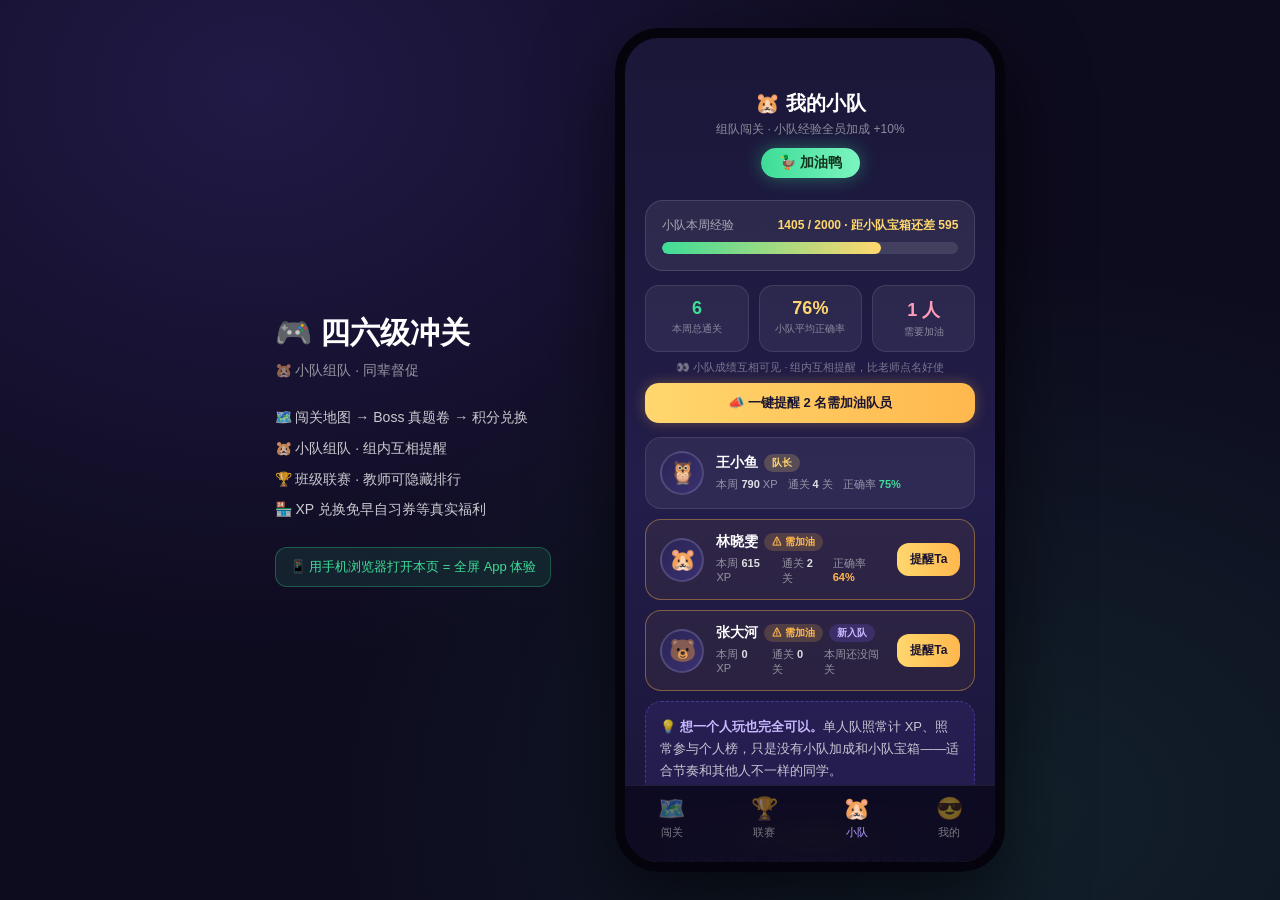
<file: cet46/team.html>
<!DOCTYPE html>
<html lang="zh-CN">
<head>
<meta charset="UTF-8">
<meta name="viewport" content="width=device-width, initial-scale=1.0">
<title>四六级冲关 · 小队</title>
<style>
*{margin:0;padding:0;box-sizing:border-box;-webkit-tap-highlight-color:transparent}
[hidden]{display:none!important}
html,body{height:100%}
body{
  font-family:"PingFang SC","Microsoft YaHei","Segoe UI",sans-serif;
  background:#0d0b1e;display:flex;align-items:center;justify-content:center;
  min-height:100vh;padding:24px 12px;
  background-image:radial-gradient(ellipse at 20% 10%,rgba(124,92,255,.18),transparent 50%),
                   radial-gradient(ellipse at 80% 90%,rgba(61,220,151,.10),transparent 50%);
}
.phone{
  width:390px;height:844px;max-height:94vh;
  background:linear-gradient(180deg,#1a1738 0%,#221d4a 55%,#191537 100%);
  border-radius:44px;border:10px solid #05040c;
  box-shadow:0 30px 80px rgba(0,0,0,.6);overflow:hidden;position:relative;
  display:flex;flex-direction:column;
}

/* ============ PC 演示台 ============ */
.phone{margin-left:auto;margin-right:auto}
.stage-info{display:none;color:#fff;text-align:left;max-width:330px}
.stage-info h1{font-size:30px}
.stage-info .s-sub{color:rgba(255,255,255,.55);margin-top:8px;font-size:14px}
.stage-info ul{list-style:none;margin-top:22px}
.stage-info li{color:rgba(255,255,255,.78);font-size:14px;line-height:2.2}
.stage-info .s-hint{margin-top:22px;font-size:13px;color:#3ddc97;background:rgba(61,220,151,.1);border:1px solid rgba(61,220,151,.3);padding:10px 14px;border-radius:12px}
@media (min-width:1024px){
  body{gap:64px}
  .stage-info{display:block}
  .phone{margin-left:0;margin-right:0}
}

/* ============ 手机端全屏自适应：真机打开时手机壳消失，变成 App 全屏 ============ */
@media (max-width:480px){
  body{padding:0;min-height:100dvh}
  .phone{width:100%;height:100dvh;max-height:none;border:none;border-radius:0;box-shadow:none}
  .head,.topbar{padding-top:max(20px,env(safe-area-inset-top))}
}
::-webkit-scrollbar{width:0;height:0}
.head{padding:52px 20px 6px;text-align:center}
.head h2{color:#fff;font-size:20px}
.head p{color:rgba(255,255,255,.5);font-size:12px;margin-top:4px}
.team-badge{
  display:inline-block;margin-top:10px;padding:6px 18px;border-radius:20px;font-size:14px;font-weight:800;
  color:#12331f;background:linear-gradient(90deg,#3ddc97,#7cf5c0);box-shadow:0 0 18px rgba(61,220,151,.4);
}
.content{flex:1;overflow-y:auto;padding:16px 20px 96px}

/* 小队经验条 */
.teamxp{background:rgba(255,255,255,.07);border:1px solid rgba(255,255,255,.12);border-radius:18px;padding:16px;margin-bottom:14px}
.teamxp .row{display:flex;justify-content:space-between;font-size:12px;color:rgba(255,255,255,.6);margin-bottom:8px}
.teamxp .row b{color:#ffd76e}
.ttrack{height:12px;background:rgba(255,255,255,.1);border-radius:8px;overflow:hidden}
.tfill{height:100%;width:74%;background:linear-gradient(90deg,#3ddc97,#ffd76e);border-radius:8px;transition:width .8s ease}

/* 小队本周表现小结 */
.weeksum{display:flex;gap:10px;margin-bottom:14px}
.ws{flex:1;background:rgba(255,255,255,.06);border:1px solid rgba(255,255,255,.1);border-radius:14px;padding:12px 6px;text-align:center}
.ws .v{font-size:18px;font-weight:800;color:#fff}
.ws .k{font-size:10px;color:rgba(255,255,255,.45);margin-top:3px}
.ws:nth-child(1) .v{color:#3ddc97}
.ws:nth-child(2) .v{color:#ffd76e}
.ws:nth-child(3) .v{color:#ff9db8}

/* 成员卡 */
.member{
  display:flex;align-items:center;gap:12px;background:rgba(255,255,255,.06);
  border:1px solid rgba(255,255,255,.1);border-radius:16px;padding:13px 14px;margin-bottom:10px;
}
.member.weak{border-color:rgba(255,184,77,.4);background:rgba(255,184,77,.06)}
.member .mini{width:44px;height:44px;border-radius:50%;flex-shrink:0;display:flex;align-items:center;justify-content:center;font-size:22px;background:linear-gradient(135deg,#2a2456,#3a3170);border:2px solid rgba(255,255,255,.15)}
.member .info{flex:1;min-width:0}
.member .info h4{color:#fff;font-size:14px;display:flex;gap:6px;align-items:center;flex-wrap:wrap}
.member .info .role{font-size:10px;font-weight:700;padding:2px 8px;border-radius:10px}
.role.leader{background:rgba(255,215,110,.2);color:#ffd76e}
.role.flag{background:rgba(255,184,77,.18);color:#ffb84d}
.member .stats{display:flex;gap:10px;margin-top:5px;font-size:11px;color:rgba(255,255,255,.5)}
.member .stats b{color:rgba(255,255,255,.85)}
.member .stats .acc b{color:#3ddc97}
.member .stats .acc.low b{color:#ffb84d}
.nudge{
  flex-shrink:0;padding:8px 13px;border:none;border-radius:12px;cursor:pointer;
  font-size:12px;font-weight:700;color:#1a1430;background:linear-gradient(90deg,#ffd76e,#ffb84d);
}
.nudge.done{background:rgba(255,255,255,.1);color:rgba(255,255,255,.45);cursor:default}
/* 一键提醒 */
.nudge-all{
  width:100%;margin:-4px 0 14px;padding:11px;border:none;border-radius:14px;cursor:pointer;
  font-size:13px;font-weight:700;color:#1a1430;background:linear-gradient(90deg,#ffd76e,#ffb84d);
  box-shadow:0 0 14px rgba(255,184,77,.3);
}
/* 提醒toast */
.toast{
  position:absolute;left:50%;top:48%;transform:translate(-50%,-50%) scale(.8);z-index:30;
  background:rgba(20,16,44,.97);border:1px solid rgba(61,220,151,.5);border-radius:18px;
  padding:18px 26px;text-align:center;opacity:0;pointer-events:none;transition:all .25s ease;
  box-shadow:0 10px 40px rgba(0,0,0,.6);
}
.toast.show{opacity:1;transform:translate(-50%,-50%) scale(1)}
.toast .t-ic{font-size:34px}
.toast p{color:#fff;font-size:13px;margin-top:8px;line-height:1.6}
.toast p b{color:#3ddc97}

/* 单人队提示 */
.solo{
  padding:14px;border-radius:16px;font-size:13px;line-height:1.7;color:rgba(255,255,255,.75);
  background:rgba(124,92,255,.1);border:1px dashed rgba(124,92,255,.4);margin-bottom:14px;
}
.solo b{color:#c9b8ff}
/* 组队邀请 */
.invite{
  text-align:center;padding:18px;border-radius:16px;
  background:rgba(255,215,110,.08);border:1px solid rgba(255,215,110,.3);
}
.invite h4{color:#ffd76e;font-size:14px;margin-bottom:6px}
.invite p{color:rgba(255,255,255,.6);font-size:12px;margin-bottom:12px}
.invite button{
  padding:11px 26px;border:none;border-radius:14px;font-weight:700;font-size:14px;cursor:pointer;
  color:#1a1430;background:linear-gradient(90deg,#ffd76e,#ffb84d);
}
/* 底部导航 */
.navbar{position:absolute;left:0;right:0;bottom:0;z-index:5;display:flex;background:rgba(13,10,32,.92);backdrop-filter:blur(14px);border-top:1px solid rgba(255,255,255,.08);padding:10px 0 22px}
.navbar a{flex:1;text-align:center;text-decoration:none;color:rgba(255,255,255,.45);font-size:11px;display:flex;flex-direction:column;align-items:center;gap:3px}
.navbar a span{font-size:22px}
.navbar a.on{color:#b39dff}
</style>
</head>
<body>
<!-- PC 演示台介绍（仅宽屏显示，不影响手机端） -->
<aside class="stage-info">
  <h1>🎮 四六级冲关</h1>
  <p class="s-sub">🐹 小队组队 · 同辈督促</p>
  <ul>
    <li>🗺️ 闯关地图 → Boss 真题卷 → 积分兑换</li>
    <li>🐹 小队组队 · 组内互相提醒</li>
    <li>🏆 班级联赛 · 教师可隐藏排行</li>
    <li>🏪 XP 兑换免早自习券等真实福利</li>
  </ul>
  <p class="s-hint">📱 用手机浏览器打开本页 = 全屏 App 体验</p>
</aside>
<div class="phone">
  <div class="head">
    <h2>🐹 我的小队</h2>
    <p>组队闯关 · 小队经验全员加成 +10%</p>
    <div class="team-badge">🦆 加油鸭</div>
  </div>

  <div class="content">
    <div class="teamxp">
      <div class="row"><span>小队本周经验</span><b>1405 / 2000 · 距小队宝箱还差 595</b></div>
      <div class="ttrack"><div class="tfill"></div></div>
    </div>

    <!-- 小队表现小结 -->
    <div class="weeksum">
      <div class="ws"><div class="v">6</div><div class="k">本周总通关</div></div>
      <div class="ws"><div class="v">76%</div><div class="k">小队平均正确率</div></div>
      <div class="ws"><div class="v" id="weakCount">1 人</div><div class="k">需要加油</div></div>
    </div>
    <p style="font-size:11px;color:rgba(255,255,255,.4);text-align:center;margin:-6px 0 12px">
      👀 小队成绩互相可见 · 组内互相提醒，比老师点名好使
    </p>
    <button class="nudge-all" id="nudgeAll" hidden>📣 一键提醒全部需加油队员</button>

    <div id="members"></div>

    <div class="solo">
      💡 <b>想一个人玩也完全可以。</b>单人队照常计 XP、照常参与个人榜，只是没有小队加成和小队宝箱——适合节奏和其他人不一样的同学。
    </div>

    <div class="invite">
      <h4>🎁 小队宝箱进度 74%</h4>
      <p>小队经验满 2000，全员解锁「2022 年真题卷 + 免作业券 ×1」</p>
      <button>邀请同学入队 +</button>
    </div>
  </div>

  <div class="toast" id="toast">
    <div class="t-ic">📣</div>
    <p id="toastMsg"></p>
  </div>

  <nav class="navbar">
    <a href="index.html"><span>🗺️</span>闯关</a>
    <a href="rank.html"><span>🏆</span>联赛</a>
    <a href="team.html" class="on"><span>🐹</span>小队</a>
    <a href="me.html"><span>😎</span>我的</a>
  </nav>
</div>

<script>
/* Mock：小队成员本周表现（weak=需加油，由正确率/闯关数判定） */
const MEMBERS = [
  {name:"王小鱼", emoji:"🦉", role:"leader", xp:790, clears:4, acc:75},
  {name:"林晓雯", emoji:"🐹", role:"member", xp:615, clears:2, acc:64},
  {name:"张大河", emoji:"🐻", role:"member", xp:0,   clears:0, acc:0,  joined:"新入队"},
];

function isWeak(m){ return m.acc < 70 || m.clears < 1; }

function render(){
  const box = document.getElementById('members');
  box.innerHTML = '';
  const weakList = [];
  MEMBERS.forEach((m, i) => {
    const weak = isWeak(m);
    if(weak && m.role !== 'leader') weakList.push(m.name);
    const card = document.createElement('div');
    card.className = 'member' + (weak ? ' weak' : '');
    const accHtml = m.clears === 0
      ? `<span class="acc low">本周还没闯关</span>`
      : `<span class="acc${m.acc < 70 ? ' low' : ''}">正确率 <b>${m.acc}%</b></span>`;
    card.innerHTML = `
      <div class="mini">${m.emoji}</div>
      <div class="info">
        <h4>${m.name}
          ${m.role === 'leader' ? '<span class="role leader">队长</span>' : ''}
          ${weak ? '<span class="role flag">⚠ 需加油</span>' : ''}
          ${m.joined ? `<span class="role" style="background:rgba(124,92,255,.2);color:#c9b8ff">${m.joined}</span>` : ''}
        </h4>
        <div class="stats">
          <span>本周 <b>${m.xp}</b> XP</span>
          <span>通关 <b>${m.clears}</b> 关</span>
          ${accHtml}
        </div>
      </div>
      ${m.role === 'leader' ? '' :
        `<button class="nudge" data-i="${i}">提醒Ta</button>`}`;
    box.appendChild(card);
  });

  /* 队长特权：一键提醒全部弱队员 */
  const nudgeAll = document.getElementById('nudgeAll');
  if(weakList.length > 0){
    nudgeAll.hidden = false;
    nudgeAll.textContent = `📣 一键提醒 ${weakList.length} 名需加油队员`;
    nudgeAll.onclick = () => {
      document.querySelectorAll('.nudge').forEach(b => { b.click(); });
      nudgeAll.textContent = '✓ 已全部提醒';
      nudgeAll.disabled = true;
      nudgeAll.style.opacity = .6;
    };
  }

  /* 组员互提醒：谁都能点，消息带发起人 */
  document.querySelectorAll('.nudge').forEach(btn => {
    btn.onclick = () => {
      const m = MEMBERS[btn.dataset.i];
      btn.textContent = '已提醒 ⏰';
      btn.classList.add('done');
      btn.disabled = true;
      document.getElementById('toastMsg').innerHTML =
        `已由队长发出提醒 @<b>${m.name}</b><br>「这周一起冲两关？小队宝箱就差你了 💪」`;
      const t = document.getElementById('toast');
      t.classList.add('show');
      setTimeout(() => t.classList.remove('show'), 2200);
    };
  });
}
render();
</script>
</body>
</html>
</file>
<file: css/style.css>
/*!
 * HTML-Base Static —— animal-island 风格
 * 基于原仓库 public/css/style.css 改造：
 *  - 字体改为系统字体栈（原来的 Google Fonts 在国内经常拉不动，首屏白屏几秒）
 *  - 新增：配置面板、审查报告、链接双行等静态版特有组件
 *  - 移除：访问数列（无后端，统计不了）
 */
:root {
  --animal-bg: #fdf6e3;
  --animal-bg-secondary: #f5eeda;
  --animal-card: #fffdf8;
  --animal-primary: #7ec8a0;
  --animal-primary-hover: #6ab88e;
  --animal-primary-active: #5aa87e;
  --animal-primary-bg: #e8f5ee;
  --animal-danger: #e87c6c;
  --animal-danger-hover: #d96a5a;
  --animal-danger-active: #c95a4a;
  --animal-danger-bg: #fdf0ee;
  --animal-text: #4a3f35;
  --animal-text-secondary: #8c7b6b;
  --animal-text-placeholder: #b8a99a;
  --animal-border: #e8dcc8;
  --animal-focus: #ffcc00;
  --animal-warning: #f0b429;

  --animal-radius-sm: 12px;
  --animal-radius-md: 16px;
  --animal-radius-lg: 24px;
  --animal-radius-pill: 50px;

  --animal-font: system-ui, -apple-system, 'Segoe UI', 'PingFang SC',
                 'Hiragino Sans GB', 'Microsoft YaHei', 'Noto Sans SC', sans-serif;
  --animal-mono: 'SFMono-Regular', Consolas, 'Liberation Mono', Menlo, monospace;
  --animal-ease: cubic-bezier(0.4, 0, 0.2, 1);
  --animal-duration: 0.2s;
}

* { margin: 0; padding: 0; box-sizing: border-box; }

[hidden] { display: none !important; }

body {
  font-family: var(--animal-font);
  font-weight: 500;
  font-size: 15px;
  color: var(--animal-text);
  letter-spacing: 0.01em;
  line-height: 1.6;
  min-height: 100vh;
  background:
    radial-gradient(1100px 520px at 88% -8%, rgba(126, 200, 160, 0.16), transparent 60%),
    radial-gradient(900px 480px at -8% 34%, rgba(240, 180, 120, 0.13), transparent 55%),
    var(--animal-bg);
  background-attachment: fixed;
}
body::before {
  content: '';
  position: fixed;
  inset: 0;
  background-image: radial-gradient(rgba(74, 63, 53, 0.05) 1px, transparent 1px);
  background-size: 22px 22px;
  pointer-events: none;
  z-index: 0;
}

/* ===== Header ===== */
.header {
  background: rgba(255, 253, 248, 0.92);
  backdrop-filter: blur(6px);
  border-bottom: 2px solid var(--animal-border);
  position: sticky;
  top: 0;
  z-index: 100;
}
.header-inner {
  max-width: 1200px;
  margin: 0 auto;
  padding: 14px 24px;
  display: flex;
  align-items: center;
  justify-content: space-between;
  gap: 16px;
}
.brand { display: flex; align-items: center; gap: 12px; }
.brand-mark {
  font-size: 26px;
  width: 46px; height: 46px;
  display: inline-flex; align-items: center; justify-content: center;
  background: var(--animal-primary-bg);
  border: 2px solid var(--animal-primary);
  border-radius: 14px;
  transform: rotate(-4deg);
  transition: transform 0.3s var(--animal-ease);
}
.brand:hover .brand-mark { transform: rotate(4deg) scale(1.05); }
.logo {
  font-size: 24px; font-weight: 900;
  color: var(--animal-primary-active);
  letter-spacing: -0.02em; line-height: 1.1;
}
.tagline { font-size: 12px; font-weight: 600; color: var(--animal-text-secondary); }
.user-area { display: flex; align-items: center; gap: 10px; }

.repo-chip {
  display: inline-flex; align-items: center; gap: 7px;
  max-width: 300px;
  padding: 6px 14px;
  background: var(--animal-primary-bg);
  border: 2px solid var(--animal-border);
  border-radius: var(--animal-radius-pill);
  font-size: 13px; font-weight: 800;
  color: var(--animal-primary-active);
  overflow: hidden; text-overflow: ellipsis; white-space: nowrap;
}
.repo-chip.unset { background: var(--animal-danger-bg); color: var(--animal-danger); }

/* ===== 分栏布局 ===== */
.main {
  position: relative;
  z-index: 1;
  max-width: 1200px;
  margin: 0 auto;
  padding: 28px 24px 64px;
  display: grid;
  grid-template-columns: 350px 1fr;
  gap: 26px;
  align-items: start;
}

.panel {
  background: var(--animal-card);
  border: 2px solid var(--animal-border);
  border-radius: var(--animal-radius-lg);
  padding: 24px;
}
.upload-panel { position: sticky; top: 96px; }

.panel-title {
  font-size: 20px; font-weight: 900;
  letter-spacing: -0.01em;
  display: flex; align-items: center; gap: 10px;
}

/* ===== 左侧：上传选项 ===== */
.option-grid {
  display: grid;
  grid-template-columns: 1fr;
  gap: 12px;
  margin: 18px 0 16px;
}
.option-field { display: flex; flex-direction: column; gap: 6px; }
.option-name { font-size: 12px; font-weight: 800; color: var(--animal-text-secondary); text-transform: uppercase; letter-spacing: 0.04em; }
.option-select, .option-input {
  font-family: var(--animal-font);
  font-size: 14px; font-weight: 700;
  padding: 9px 14px;
  border: 2px solid var(--animal-border);
  border-radius: var(--animal-radius-sm);
  background: var(--animal-bg);
  color: var(--animal-text);
  outline: none;
  transition: border-color var(--animal-duration) var(--animal-ease), box-shadow var(--animal-duration) var(--animal-ease);
}
.option-select { cursor: pointer; }
.option-select:focus, .option-input:focus { border-color: var(--animal-focus); box-shadow: 0 0 0 3px rgba(255, 204, 0, 0.25); }
.option-input::placeholder { color: var(--animal-text-placeholder); font-weight: 500; }

/* 拖拽区 */
.drop-zone {
  border: 3px dashed var(--animal-border);
  border-radius: var(--animal-radius-md);
  background: var(--animal-bg-secondary);
  padding: 34px 18px;
  text-align: center;
  cursor: pointer;
  transition: all 0.25s var(--animal-ease);
}
.drop-zone:hover { border-color: var(--animal-primary); background: var(--animal-primary-bg); }
.drop-zone.drag-over {
  border-color: var(--animal-primary);
  background: var(--animal-primary-bg);
  transform: scale(1.02);
}
.drop-zone.disabled { opacity: 0.5; pointer-events: none; }
.drop-zone-content { display: flex; flex-direction: column; align-items: center; gap: 10px; pointer-events: none; }
.drop-icon-wrap {
  width: 74px; height: 74px;
  display: flex; align-items: center; justify-content: center;
  background: var(--animal-card);
  border: 2px solid var(--animal-border);
  border-radius: 50%;
  color: var(--animal-primary-active);
  transition: transform 0.3s var(--animal-ease);
}
.drop-zone:hover .drop-icon-wrap { transform: translateY(-4px); }
.drop-zone.drag-over .drop-icon-wrap { transform: translateY(-2px) scale(1.08); animation: bob 0.7s var(--animal-ease) infinite alternate; }
@keyframes bob { from { transform: translateY(0) scale(1.08); } to { transform: translateY(-7px) scale(1.08); } }
.drop-text { font-size: 16px; font-weight: 800; }
.drop-hint { font-size: 12px; color: var(--animal-text-secondary); line-height: 1.6; }

/* ===== 按钮 ===== */
.btn {
  display: inline-flex; align-items: center; justify-content: center; gap: 8px;
  font-family: var(--animal-font);
  font-weight: 800; font-size: 15px;
  border: none; cursor: pointer;
  padding: 11px 24px;
  border-radius: var(--animal-radius-pill);
  line-height: 1.4;
  transition: all var(--animal-duration) var(--animal-ease);
}
.btn:disabled { opacity: 0.55; cursor: not-allowed; transform: none !important; }
.btn-block { width: 100%; margin-top: 16px; }
.btn-primary { background: var(--animal-primary); color: #fff; box-shadow: 0 4px 0 0 var(--animal-primary-active); }
.btn-primary:hover:not(:disabled) { background: var(--animal-primary-hover); transform: translateY(-1px); box-shadow: 0 5px 0 0 var(--animal-primary-active); }
.btn-primary:active:not(:disabled) { transform: translateY(2px); box-shadow: 0 2px 0 0 var(--animal-primary-active); }
.btn-danger { background: var(--animal-danger); color: #fff; box-shadow: 0 4px 0 0 var(--animal-danger-active); }
.btn-danger:hover:not(:disabled) { background: var(--animal-danger-hover); transform: translateY(-1px); box-shadow: 0 5px 0 0 var(--animal-danger-active); }
.btn-danger:active:not(:disabled) { transform: translateY(2px); box-shadow: 0 2px 0 0 var(--animal-danger-active); }
.btn-default { background: var(--animal-card); color: var(--animal-text); border: 2px solid var(--animal-border); box-shadow: 0 2px 4px 0 rgba(61,52,40,0.06); }
.btn-default:hover:not(:disabled) { box-shadow: 0 3px 10px 0 rgba(61,52,40,0.10); transform: translateY(-1px); border-color: var(--animal-primary); color: var(--animal-primary-active); }
.btn-text { background: none; color: var(--animal-text-secondary); padding: 6px 12px; }
.btn-text:hover { color: var(--animal-primary-active); background: var(--animal-primary-bg); }
.btn-sm { padding: 7px 16px; font-size: 13px; }

.btn-icon {
  background: none; border: none; cursor: pointer;
  padding: 7px; border-radius: var(--animal-radius-sm);
  color: var(--animal-text-secondary);
  display: inline-flex; align-items: center;
  transition: all var(--animal-duration) var(--animal-ease);
}
.btn-icon:hover { background: var(--animal-primary-bg); color: var(--animal-primary-active); transform: translateY(-1px); }
.btn-icon.danger:hover { background: var(--animal-danger-bg); color: var(--animal-danger); }

.btn-link {
  background: none; border: none; cursor: pointer;
  font-family: var(--animal-font);
  font-size: 13px; font-weight: 800;
  color: var(--animal-primary-active);
  padding: 4px 2px;
  white-space: nowrap; flex-shrink: 0;
  border-bottom: 2px solid transparent;
  transition: border-color var(--animal-duration) var(--animal-ease), color var(--animal-duration) var(--animal-ease);
}
.btn-link:hover { color: var(--animal-primary-hover); border-bottom-color: var(--animal-primary); }

/* 进度条 */
.upload-progress { display: flex; align-items: center; gap: 12px; margin-top: 16px; }
.progress-bar { flex: 1; height: 10px; background: var(--animal-bg-secondary); border: 2px solid var(--animal-border); border-radius: var(--animal-radius-pill); overflow: hidden; }
.progress-fill { height: 100%; background: var(--animal-primary); border-radius: var(--animal-radius-pill); width: 0%; transition: width 0.3s var(--animal-ease); }
.progress-text { font-size: 13px; font-weight: 800; color: var(--animal-text-secondary); white-space: nowrap; }

/* ===== 右侧：管理面板 ===== */
.manage-panel { display: flex; flex-direction: column; gap: 18px; }

.manage-toolbar { display: flex; flex-direction: column; gap: 12px; }
.search-wrap { position: relative; }
.search-icon { position: absolute; left: 16px; top: 50%; transform: translateY(-50%); color: var(--animal-text-placeholder); pointer-events: none; }
.search-input {
  width: 100%;
  font-family: var(--animal-font);
  font-size: 15px; font-weight: 600;
  padding: 11px 18px 11px 44px;
  border: 2px solid var(--animal-border);
  border-radius: var(--animal-radius-pill);
  background: var(--animal-bg);
  color: var(--animal-text); outline: none;
  transition: border-color var(--animal-duration) var(--animal-ease), box-shadow var(--animal-duration) var(--animal-ease);
}
.search-input:focus { border-color: var(--animal-focus); box-shadow: 0 0 0 3px rgba(255, 204, 0, 0.25); }
.search-input::placeholder { color: var(--animal-text-placeholder); font-weight: 400; }

.tag-filters { display: flex; gap: 8px; flex-wrap: wrap; }
.tag-filter-btn {
  font-family: var(--animal-font);
  font-size: 12px; font-weight: 800;
  padding: 4px 13px;
  border: 2px solid var(--animal-border);
  border-radius: var(--animal-radius-pill);
  background: var(--animal-card);
  color: var(--animal-text-secondary);
  cursor: pointer;
  transition: all var(--animal-duration) var(--animal-ease);
}
.tag-filter-btn:hover { border-color: var(--animal-primary); color: var(--animal-primary-active); transform: translateY(-1px); }
.tag-filter-btn.active { background: var(--animal-primary); border-color: var(--animal-primary); color: #fff; }

.list-header { display: flex; align-items: center; justify-content: space-between; gap: 12px; flex-wrap: wrap; }
.count-badge {
  display: inline-flex; align-items: center; justify-content: center;
  min-width: 30px; height: 26px; padding: 0 8px;
  background: var(--animal-primary-bg); color: var(--animal-primary-active);
  border-radius: var(--animal-radius-pill);
  font-size: 13px; font-weight: 900;
}
.bulk-actions { display: flex; gap: 10px; flex-wrap: wrap; }

/* 表格 */
.table-wrap { border: 2px solid var(--animal-border); border-radius: var(--animal-radius-md); overflow: hidden; background: var(--animal-card); }
.file-table { width: 100%; border-collapse: collapse; }
.file-table th {
  text-align: left;
  padding: 12px 10px;
  font-size: 12px; font-weight: 800;
  text-transform: uppercase; letter-spacing: 0.04em;
  color: var(--animal-text-secondary);
  background: var(--animal-bg-secondary);
  border-bottom: 2px solid var(--animal-border);
}
.file-table td { padding: 13px 10px; border-bottom: 1px solid var(--animal-border); font-size: 14px; vertical-align: middle; }
.file-table tbody tr:last-child td { border-bottom: none; }
.file-table tbody tr { transition: background var(--animal-duration) var(--animal-ease); animation: rowIn 0.35s var(--animal-ease) both; }
.file-table tbody tr:hover td { background: var(--animal-primary-bg); }
@keyframes rowIn { from { opacity: 0; transform: translateY(8px); } to { opacity: 1; transform: translateY(0); } }

.col-check { width: 40px; }
.col-size { width: 90px; }
.col-time { width: 120px; }
.col-actions { width: 120px; }

.name-row { display: flex; align-items: center; gap: 8px; flex-wrap: wrap; }
.file-name { font-weight: 800; color: var(--animal-text); text-decoration: none; transition: color var(--animal-duration) var(--animal-ease); }
.file-name:hover { color: var(--animal-primary-active); }
.file-meta { display: flex; align-items: center; gap: 6px; flex-wrap: wrap; margin-top: 4px; font-size: 12px; color: var(--animal-text-secondary); }

.actions-cell { display: flex; align-items: center; gap: 4px; flex-wrap: nowrap; }
.actions-cell .btn-icon { flex-shrink: 0; }

input[type="checkbox"] { width: 18px; height: 18px; accent-color: var(--animal-primary); cursor: pointer; }

/* 徽章 */
.status-badge { display: inline-flex; align-items: center; gap: 4px; padding: 1px 9px; border-radius: var(--animal-radius-pill); font-size: 11px; font-weight: 800; line-height: 1.7; }
.status-passed { background: var(--animal-primary-bg); color: var(--animal-primary-active); }
.status-pending { background: #fef9e7; color: #b8860b; }
.status-blocked { background: var(--animal-danger-bg); color: var(--animal-danger); }
.status-dot { width: 6px; height: 6px; border-radius: 50%; display: inline-block; }
.status-passed .status-dot { background: var(--animal-primary); }
.status-pending .status-dot { background: var(--animal-warning); }
.status-blocked .status-dot { background: var(--animal-danger); }

.expire-tag { display: inline-flex; padding: 1px 8px; border-radius: var(--animal-radius-pill); font-size: 11px; font-weight: 800; background: var(--animal-bg-secondary); color: var(--animal-text-secondary); }
.expire-tag.soon { background: #fef9e7; color: #b8860b; }
.expire-tag.expired { background: var(--animal-danger-bg); color: var(--animal-danger); }
.tag-chip { display: inline-flex; padding: 1px 8px; border-radius: var(--animal-radius-pill); font-size: 11px; font-weight: 800; background: var(--animal-primary-bg); color: var(--animal-primary-active); }
.version-badge { display: inline-flex; padding: 1px 8px; border-radius: var(--animal-radius-pill); font-size: 11px; font-weight: 900; background: #ede7f6; color: #6a4fb3; }

/* 空状态 */
.empty-state { text-align: center; padding: 56px 24px; }
.empty-icon { font-size: 48px; margin-bottom: 12px; animation: bob 1.6s var(--animal-ease) infinite alternate; display: inline-block; }
.empty-title { font-size: 17px; font-weight: 800; }
.empty-hint { font-size: 13px; color: var(--animal-text-placeholder); margin-top: 4px; }

/* Toast */
.toast {
  position: fixed; bottom: 32px; left: 50%;
  transform: translateX(-50%) translateY(100px);
  background: var(--animal-text); color: var(--animal-bg);
  padding: 12px 28px; border-radius: var(--animal-radius-pill);
  font-weight: 800; font-size: 14px;
  max-width: 90vw; text-align: center;
  opacity: 0; z-index: 1000; pointer-events: none;
  transition: all 0.3s var(--animal-ease);
}
.toast.show { transform: translateX(-50%) translateY(0); opacity: 1; }

/* 弹窗 */
.modal-overlay {
  position: fixed; inset: 0;
  background: rgba(74, 63, 53, 0.45);
  display: flex; align-items: center; justify-content: center;
  z-index: 500;
  animation: fadeIn 0.2s var(--animal-ease);
  padding: 20px;
  overflow-y: auto;
}
.modal-card {
  background: var(--animal-card);
  border: 2px solid var(--animal-border);
  border-radius: var(--animal-radius-lg);
  padding: 26px;
  min-width: 320px;
  max-width: 560px; width: 100%;
  margin: auto;
  animation: scaleIn 0.22s var(--animal-ease);
}
.modal-text { font-size: 17px; font-weight: 800; text-align: center; margin-bottom: 22px; }
.modal-actions { display: flex; gap: 12px; justify-content: center; flex-wrap: wrap; }
@keyframes fadeIn { from { opacity: 0; } to { opacity: 1; } }
@keyframes scaleIn { from { transform: scale(0.94); opacity: 0; } to { transform: scale(1); opacity: 1; } }

.modal-title { font-size: 18px; font-weight: 900; }
.url-row { display: flex; gap: 10px; }
.url-input {
  flex: 1; min-width: 0;
  font-family: var(--animal-mono);
  font-size: 13px; font-weight: 600;
  padding: 10px 16px;
  border: 2px solid var(--animal-border);
  border-radius: var(--animal-radius-pill);
  background: var(--animal-bg);
  color: var(--animal-text); outline: none;
  transition: border-color var(--animal-duration) var(--animal-ease);
}
.url-input:focus { border-color: var(--animal-focus); }

/* 响应式 */
@media (max-width: 900px) {
  .main { grid-template-columns: 1fr; }
  .upload-panel { position: static; }
  .col-time, .file-table td:nth-child(4), .file-table th:nth-child(4) { display: none; }
}
@media (max-width: 560px) {
  .col-size, .file-table td:nth-child(3), .file-table th:nth-child(3) { display: none; }
  .header-inner { padding: 12px 16px; }
  .tagline { display: none; }
  .repo-chip { max-width: 140px; }
}

/* ===== 分享面板 ===== */
.share-head { display: flex; align-items: center; justify-content: space-between; margin-bottom: 16px; gap: 12px; }
.share-card { max-width: 560px; }
.share-divider { height: 2px; background: var(--animal-border); border-radius: 2px; margin: 18px 0 4px; opacity: 0.7; }
.share-field { display: flex; flex-direction: column; gap: 8px; margin-top: 16px; }
.share-label {
  font-size: 11px; font-weight: 900;
  color: var(--animal-text-secondary);
  text-transform: uppercase; letter-spacing: 0.06em;
}
.share-sub { font-size: 11.5px; color: var(--animal-text-placeholder); font-weight: 600; margin-top: 4px; }

.segmented {
  display: flex; gap: 5px;
  background: var(--animal-bg-secondary);
  border: 2px solid var(--animal-border);
  border-radius: var(--animal-radius-pill);
  padding: 4px;
}
.seg-btn {
  flex: 1;
  font-family: var(--animal-font);
  font-size: 13px; font-weight: 800;
  padding: 8px 4px;
  border: none; border-radius: var(--animal-radius-pill);
  background: transparent;
  color: var(--animal-text-secondary);
  cursor: pointer; white-space: nowrap;
  transition: all var(--animal-duration) var(--animal-ease);
}
.seg-btn:hover { color: var(--animal-primary-active); background: rgba(126, 200, 160, 0.15); }
.seg-btn.active {
  background: var(--animal-primary);
  color: #fff;
  box-shadow: 0 2px 0 0 var(--animal-primary-active);
  transform: translateY(-1px);
}
.seg-btn:active { transform: translateY(1px); box-shadow: none; }

.share-status {
  font-size: 12px; font-weight: 700;
  color: var(--animal-text-placeholder);
  margin-top: 16px; text-align: center;
}

/* ===== 目标目录 & 上传说明 ===== */
.target-dir-field { display: flex; flex-direction: column; gap: 6px; margin: 16px 0 2px; }
.target-dir-path {
  font-size: 14px; font-weight: 800;
  color: var(--animal-primary-active);
  background: var(--animal-primary-bg);
  border: 2px solid var(--animal-border);
  border-radius: var(--animal-radius-sm);
  padding: 9px 14px;
  white-space: nowrap; overflow: hidden; text-overflow: ellipsis;
}
.upload-note {
  font-size: 11.5px; line-height: 1.65;
  color: var(--animal-text-placeholder);
  margin-top: 12px; text-align: center;
}

/* ===== 面包屑 ===== */
.breadcrumb { display: flex; align-items: center; gap: 2px; flex-wrap: wrap; }
.crumb {
  background: none; border: none; cursor: pointer;
  font-family: var(--animal-font);
  font-size: 14px; font-weight: 800;
  color: var(--animal-text-secondary);
  padding: 4px 9px; border-radius: var(--animal-radius-sm);
  transition: all var(--animal-duration) var(--animal-ease);
}
.crumb:hover { background: var(--animal-primary-bg); color: var(--animal-primary-active); }
.crumb.current { color: var(--animal-text); cursor: default; }
.crumb.current:hover { background: none; color: var(--animal-text); }
.crumb-sep { color: var(--animal-text-placeholder); font-weight: 700; user-select: none; }

/* ===== 目录行 ===== */
.dir-row td { background: rgba(126, 200, 160, 0.06); }
.dir-row:hover td { background: rgba(126, 200, 160, 0.14) !important; }
.dir-link { cursor: pointer; }

/* ===== 弹窗输入 ===== */
.dir-modal-title { text-align: center; margin-bottom: 18px; }
.modal-input {
  width: 100%;
  font-family: var(--animal-font);
  font-size: 15px; font-weight: 700;
  padding: 11px 18px;
  border: 2px solid var(--animal-border);
  border-radius: var(--animal-radius-pill);
  background: var(--animal-bg);
  color: var(--animal-text); outline: none;
  margin-bottom: 20px;
  transition: border-color var(--animal-duration) var(--animal-ease), box-shadow var(--animal-duration) var(--animal-ease);
}
.modal-input:focus { border-color: var(--animal-focus); box-shadow: 0 0 0 3px rgba(255, 204, 0, 0.25); }

/* ===== OS 风格文件图标 ===== */
.name-cell { display: flex; align-items: center; gap: 13px; }
.file-icon {
  flex-shrink: 0;
  display: flex; align-items: center; justify-content: center;
  transition: transform 0.25s var(--animal-ease);
}
.file-table tbody tr:hover .file-icon { transform: translateY(-2px) scale(1.04); }
.file-doc, .file-folder { display: block; filter: drop-shadow(0 2px 3px rgba(61, 52, 40, 0.14)); }
.file-doc text { font-family: var(--animal-font); letter-spacing: 0.02em; }
.name-text { display: flex; flex-direction: column; gap: 3px; min-width: 0; }
.name-text .name-row { margin: 0; }

/* ============================================================
   以下为静态版新增组件
   ============================================================ */

/* ===== 配置面板 ===== */
.setup-card { max-width: 620px; }
.setup-head { text-align: center; margin-bottom: 6px; }
.setup-emoji { font-size: 42px; display: block; margin-bottom: 6px; }
.setup-desc {
  font-size: 13px; color: var(--animal-text-secondary);
  text-align: center; line-height: 1.7; margin-bottom: 20px;
}
.setup-desc a { color: var(--animal-primary-active); font-weight: 800; }
.cfg-grid { display: flex; flex-direction: column; gap: 14px; }
.cfg-row { display: grid; grid-template-columns: 1fr 1fr; gap: 14px; }
.cfg-field { display: flex; flex-direction: column; gap: 6px; }
.cfg-label { font-size: 11px; font-weight: 900; color: var(--animal-text-secondary); text-transform: uppercase; letter-spacing: 0.06em; }
.cfg-input {
  width: 100%;
  font-family: var(--animal-mono);
  font-size: 14px; font-weight: 600;
  padding: 10px 16px;
  border: 2px solid var(--animal-border);
  border-radius: var(--animal-radius-sm);
  background: var(--animal-bg);
  color: var(--animal-text); outline: none;
  transition: border-color var(--animal-duration) var(--animal-ease), box-shadow var(--animal-duration) var(--animal-ease);
}
.cfg-input:focus { border-color: var(--animal-focus); box-shadow: 0 0 0 3px rgba(255, 204, 0, 0.25); }
.cfg-input::placeholder { color: var(--animal-text-placeholder); font-weight: 500; }
.cfg-hint { font-size: 11.5px; color: var(--animal-text-placeholder); line-height: 1.6; }
.cfg-status {
  margin-top: 16px; padding: 11px 16px;
  border-radius: var(--animal-radius-sm);
  font-size: 13px; font-weight: 700; line-height: 1.6;
  word-break: break-word;
}
.cfg-status.ok { background: var(--animal-primary-bg); color: var(--animal-primary-active); }
.cfg-status.err { background: var(--animal-danger-bg); color: var(--animal-danger); }
.cfg-status.info { background: var(--animal-bg-secondary); color: var(--animal-text-secondary); }

/* ===== 审查报告 ===== */
.review-card { max-width: 640px; }
.review-list {
  max-height: 46vh; overflow-y: auto;
  border: 2px solid var(--animal-border);
  border-radius: var(--animal-radius-md);
  margin: 16px 0 20px;
  background: var(--animal-bg);
}
.review-item {
  display: flex; gap: 10px; align-items: flex-start;
  padding: 11px 15px;
  border-bottom: 1px solid var(--animal-border);
  font-size: 13px; line-height: 1.6;
}
.review-item:last-child { border-bottom: none; }
.review-sev {
  flex-shrink: 0;
  padding: 1px 9px; border-radius: var(--animal-radius-pill);
  font-size: 10.5px; font-weight: 900; letter-spacing: 0.03em;
  line-height: 1.7;
}
.review-sev.blocked { background: var(--animal-danger-bg); color: var(--animal-danger); }
.review-sev.warning { background: #fef9e7; color: #b8860b; }
.review-detail { flex: 1; word-break: break-all; font-weight: 600; }
.review-rule { display: block; font-size: 11px; color: var(--animal-text-placeholder); font-weight: 800; margin-top: 2px; }

/* ===== 链接组 ===== */
.link-group { display: flex; flex-direction: column; gap: 10px; }
.link-item { display: flex; flex-direction: column; gap: 5px; }
.link-cap { font-size: 11px; font-weight: 900; color: var(--animal-text-secondary); letter-spacing: 0.05em; text-transform: uppercase; }
.qr-wrap { display: flex; justify-content: center; padding: 14px 0 2px; }
.qr-wrap svg { border: 2px solid var(--animal-border); border-radius: var(--animal-radius-sm); background: #fff; padding: 8px; }
.qr-cap { text-align: center; font-size: 12px; color: var(--animal-text-secondary); margin: 2px 0 0; }
</file>
